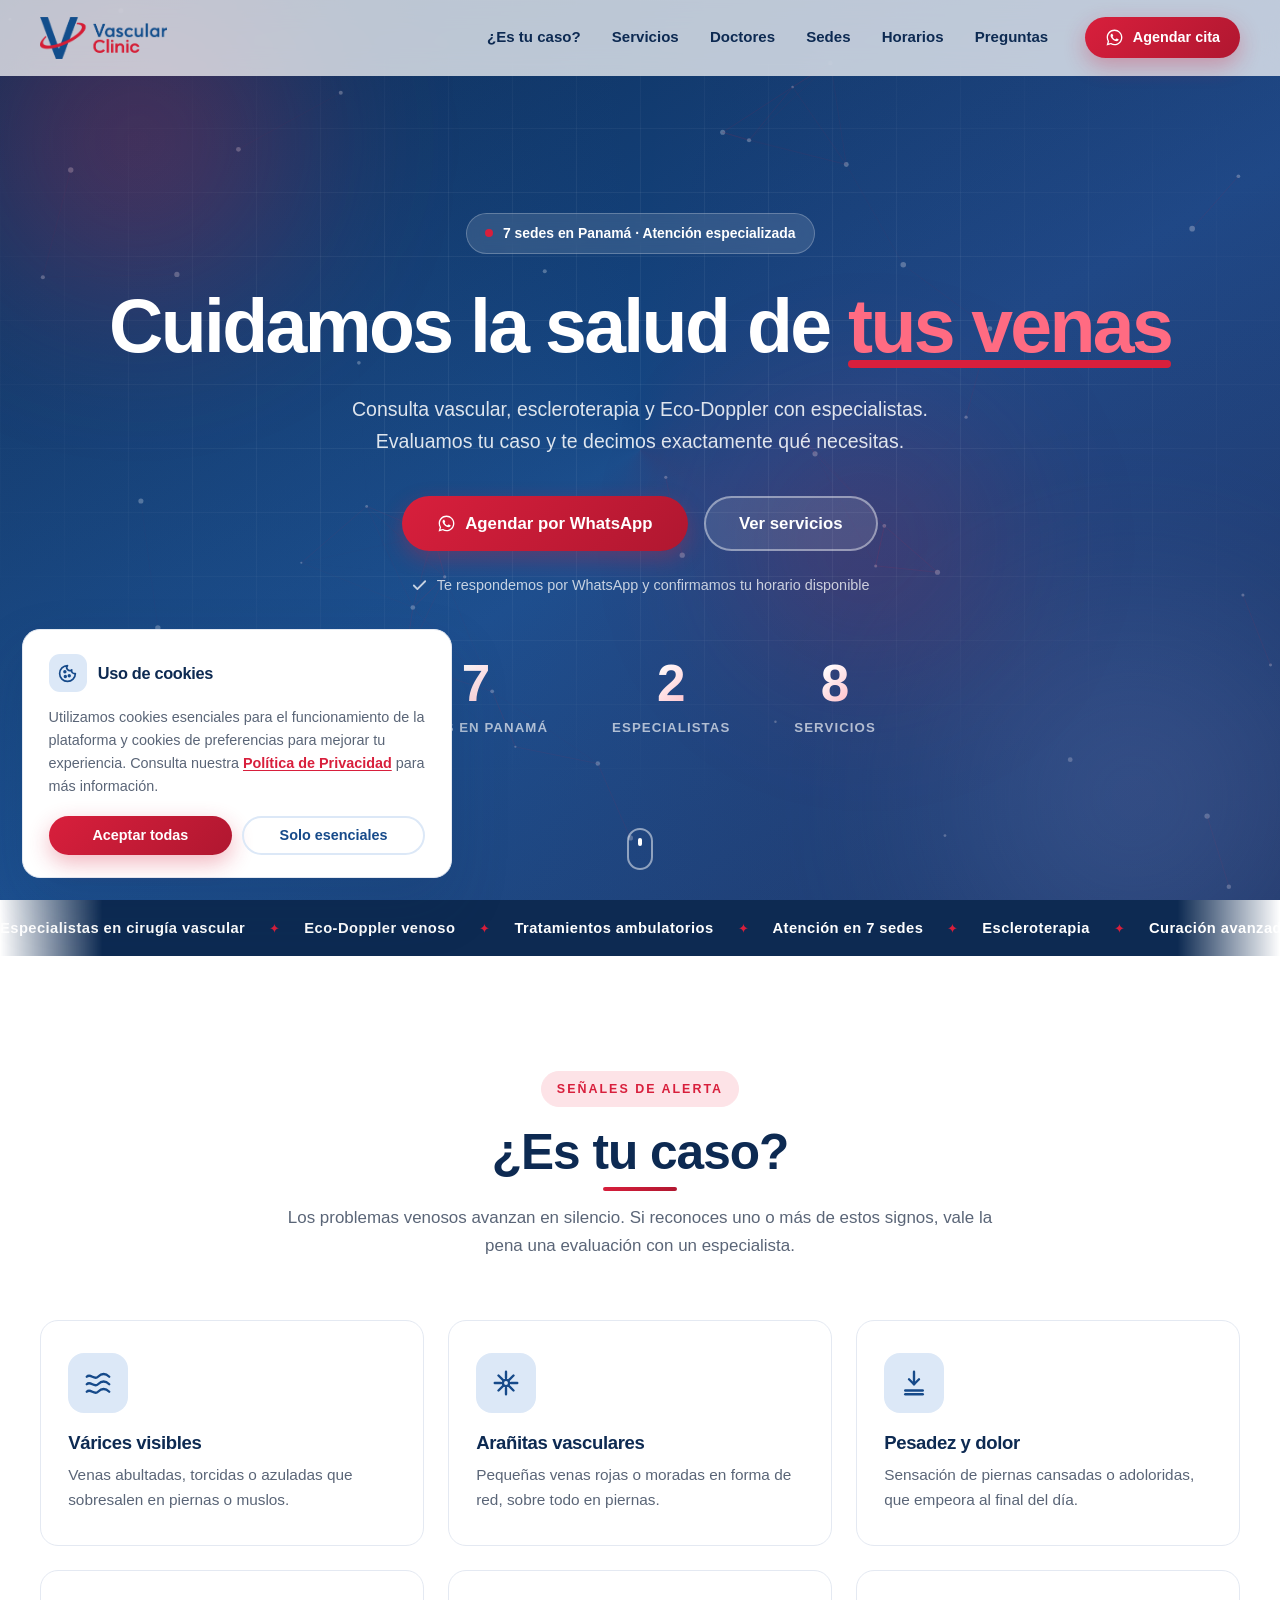
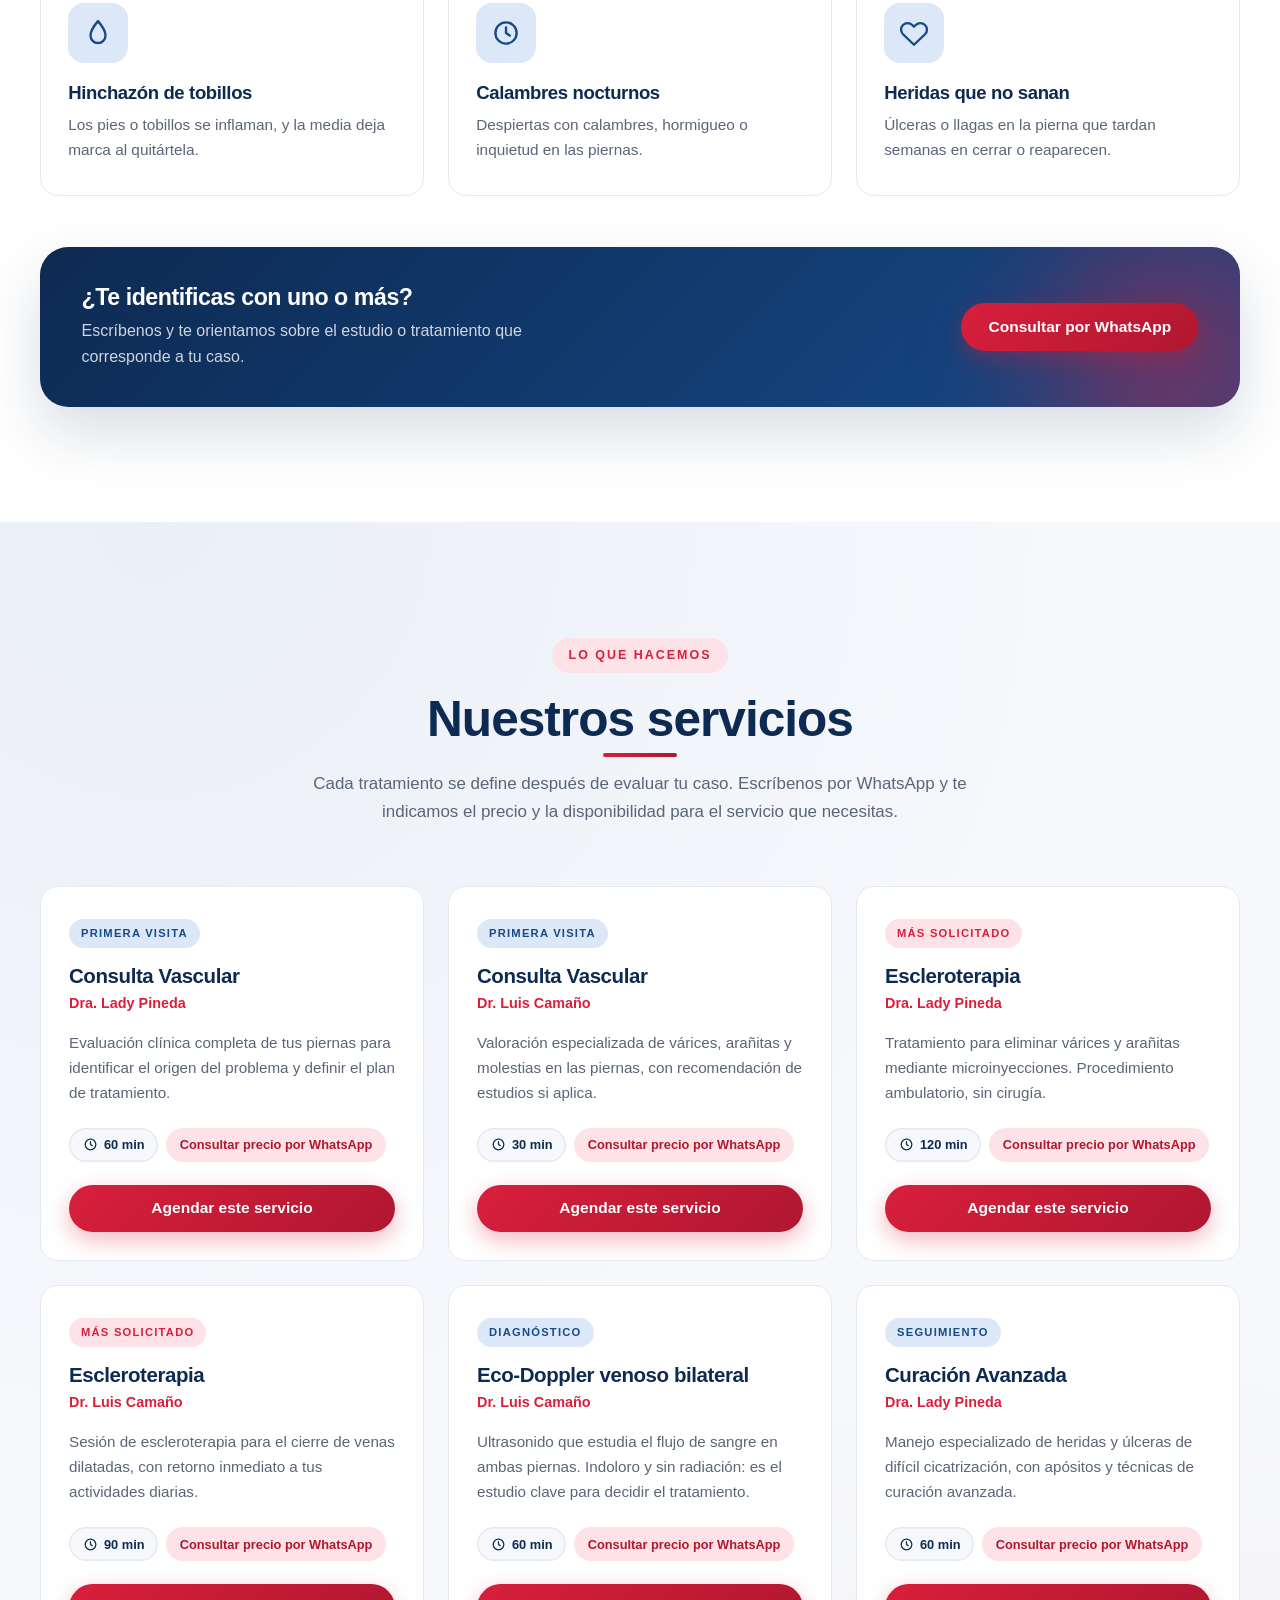
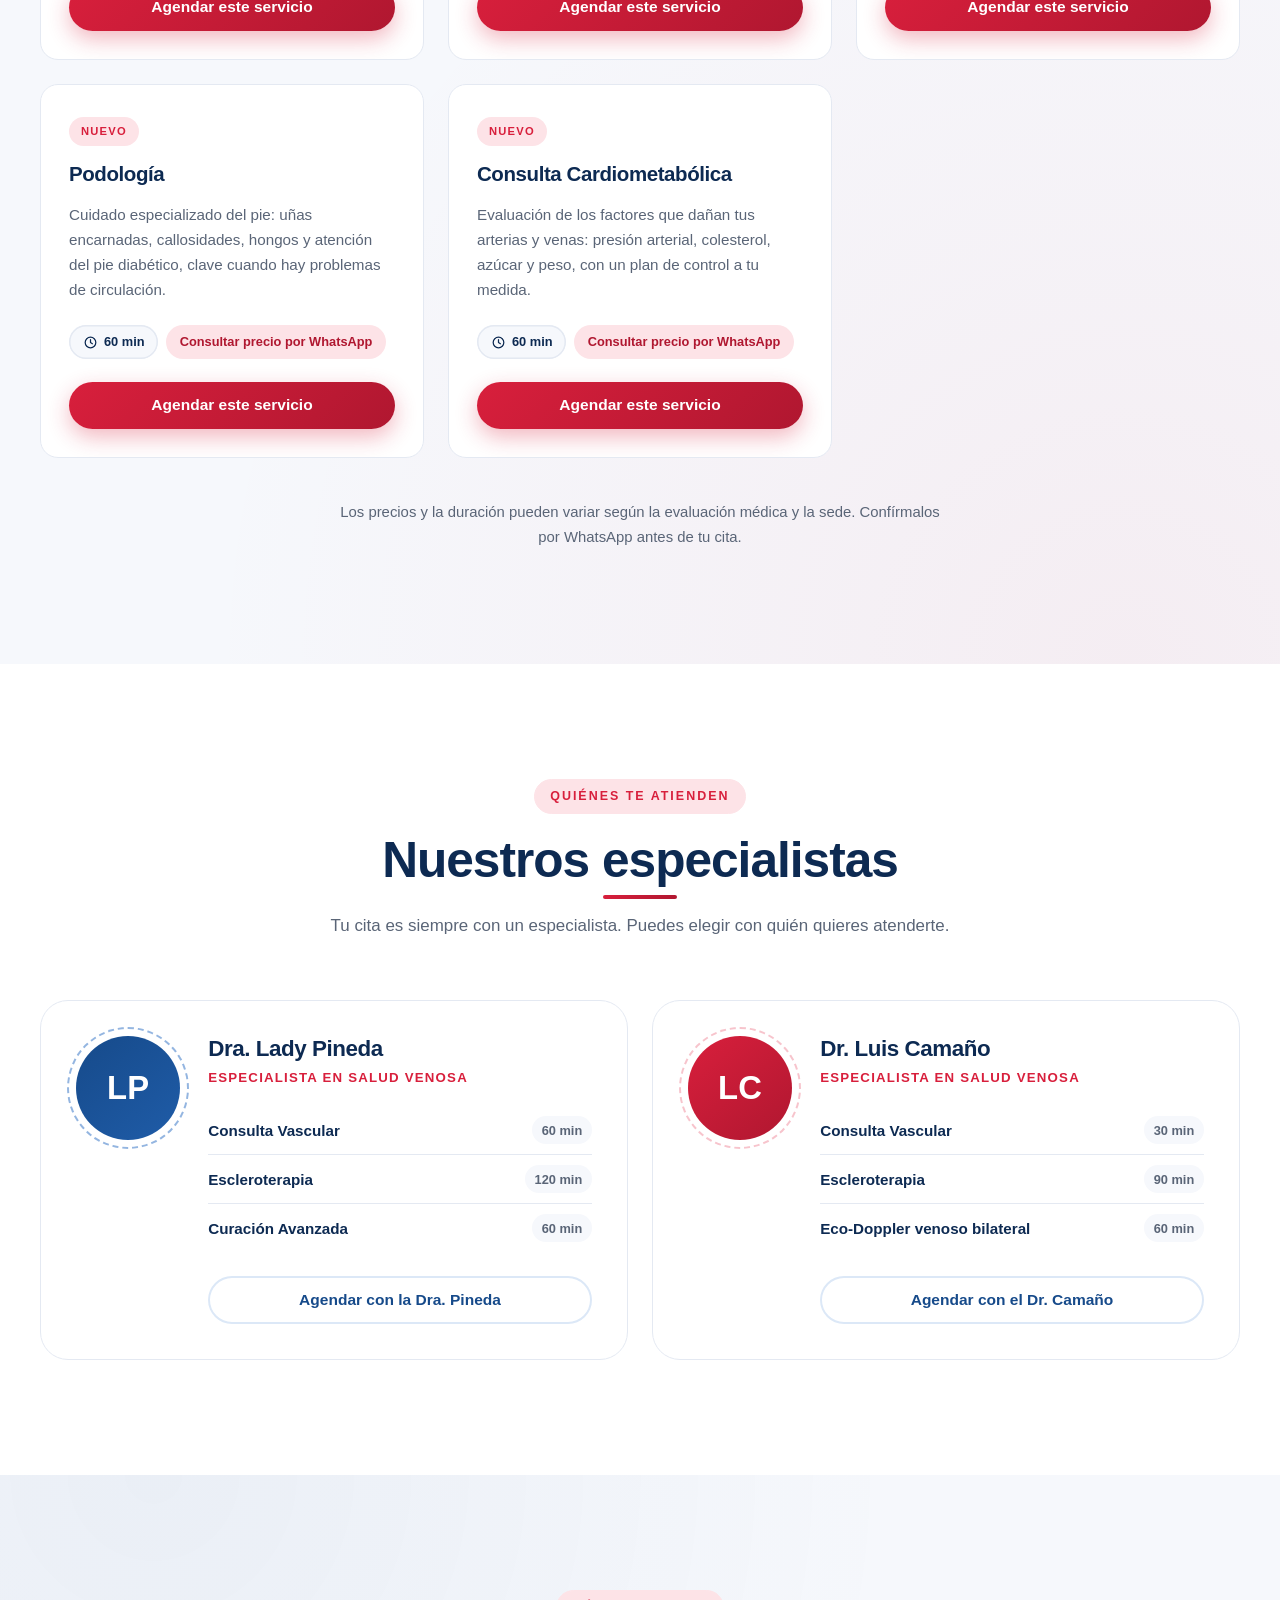
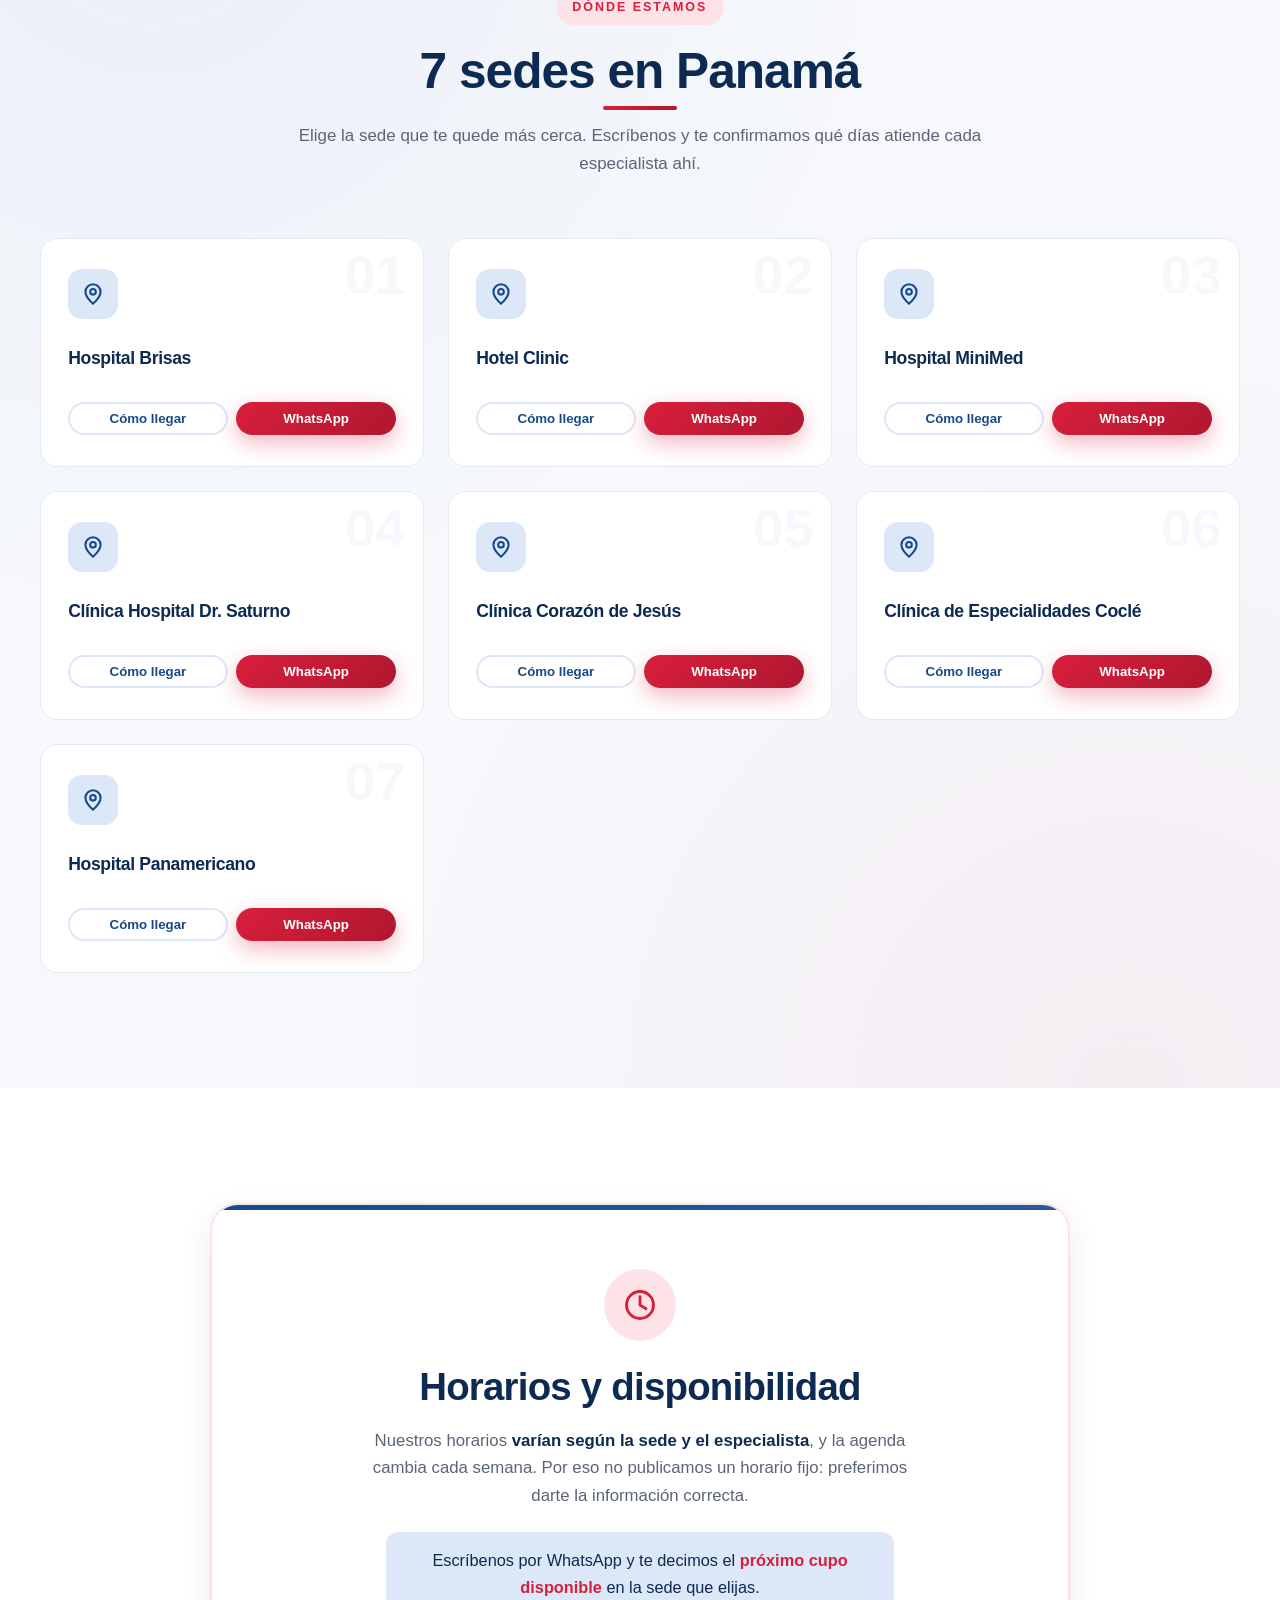
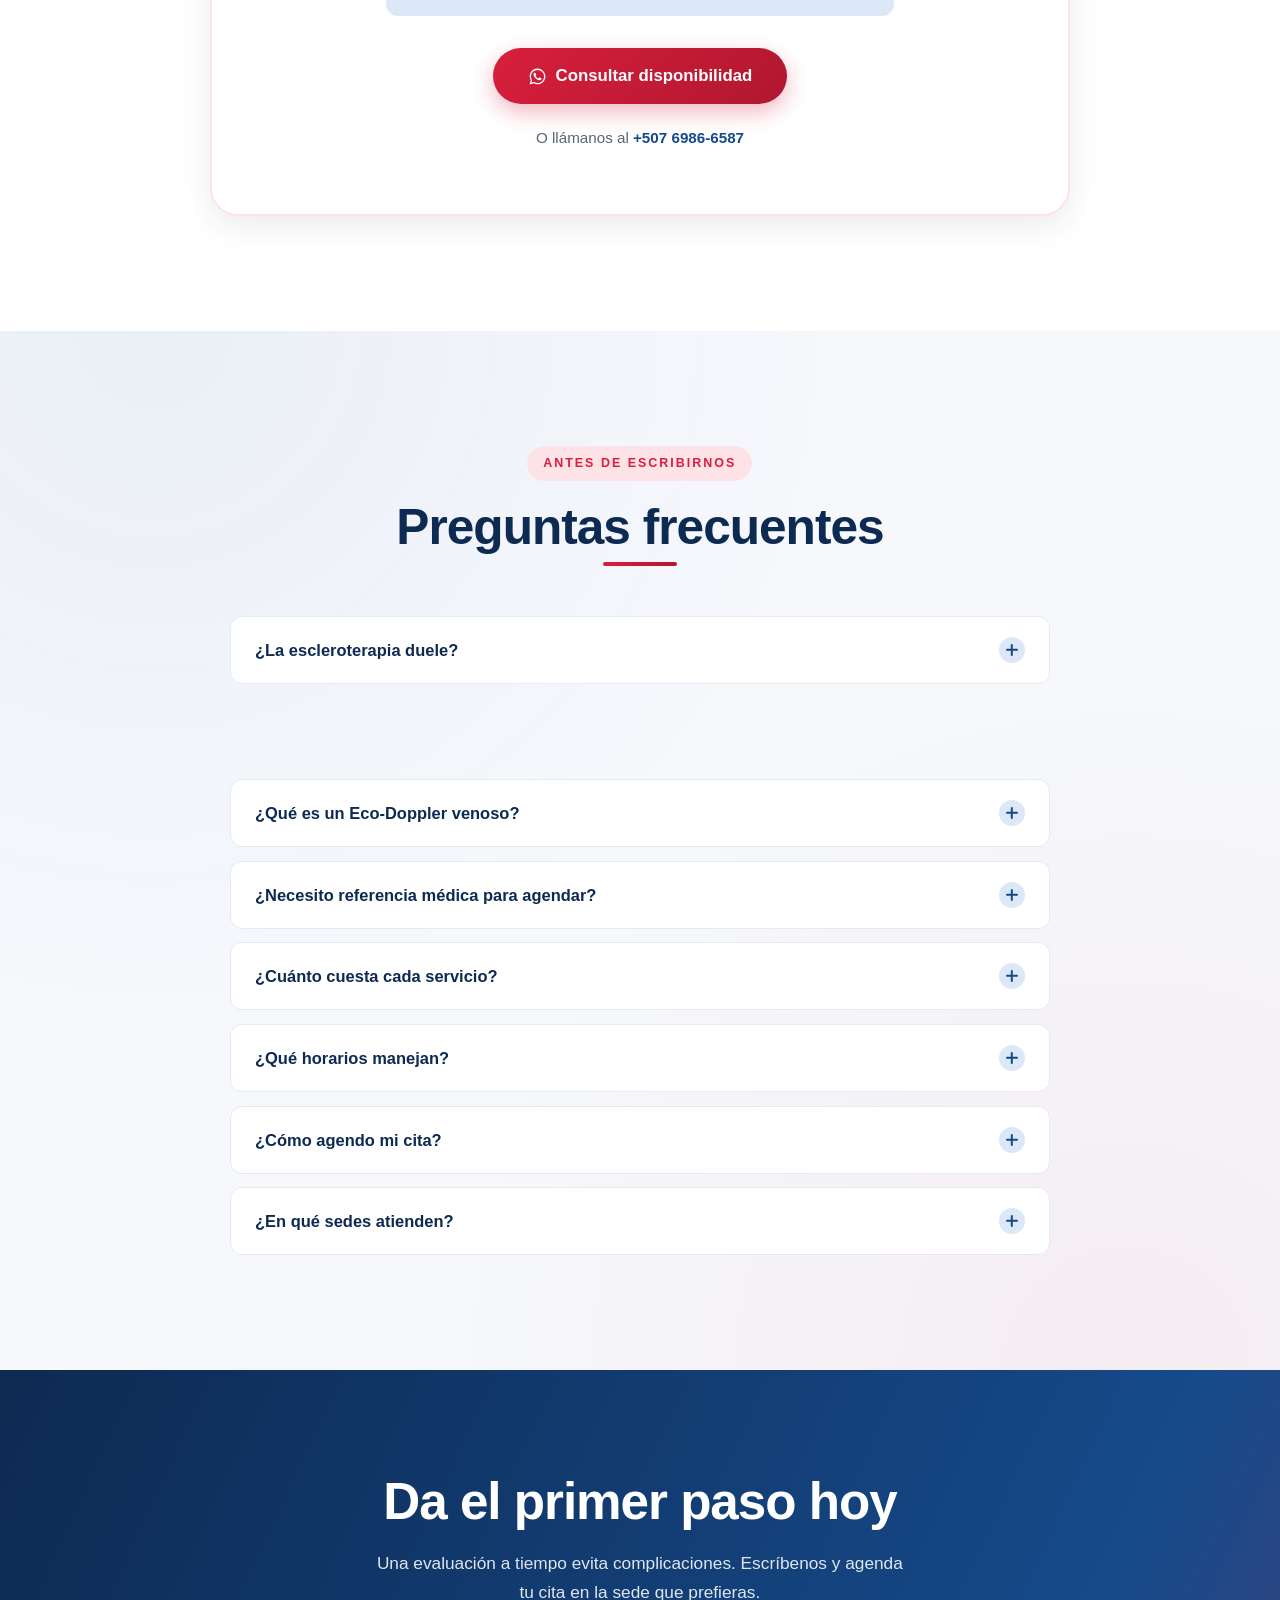
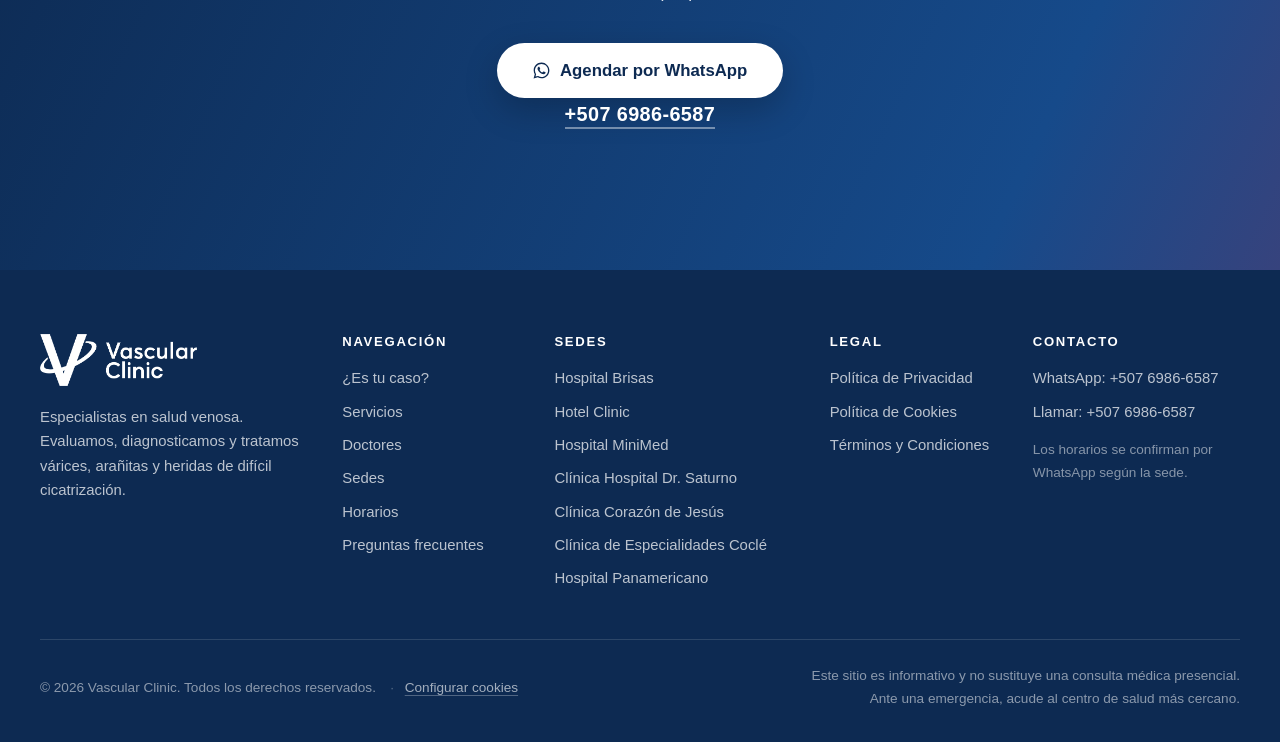
<file: index.html>
<!DOCTYPE html>
<html lang="es-PA">
<head>
<meta charset="UTF-8">
<meta name="viewport" content="width=device-width, initial-scale=1">
<title>Vascular Clinic Panamá | Especialistas en Várices y Salud Venosa</title>
<meta name="description" content="Especialistas en salud venosa en Panamá. Consulta vascular, escleroterapia, Eco-Doppler, curación avanzada, podología y consulta cardiometabólica en 7 sedes. Agenda por WhatsApp al +507 6986-6587.">
<meta name="theme-color" content="#164A8A">
<meta name="robots" content="index, follow">
<link rel="canonical" href="https://www.vascularclinicpa.com/">

<!-- Open Graph / redes sociales.
     og:image y twitter:image DEBEN ser URL absolutas: Facebook y
     WhatsApp no resuelven rutas relativas al generar la vista previa. -->
<meta property="og:type" content="website">
<meta property="og:locale" content="es_PA">
<meta property="og:site_name" content="Vascular Clinic">
<meta property="og:url" content="https://www.vascularclinicpa.com/">
<meta property="og:title" content="Vascular Clinic Panamá | Especialistas en Várices y Salud Venosa">
<meta property="og:description" content="Consulta vascular, escleroterapia y Eco-Doppler en 7 sedes de Panamá. Agenda por WhatsApp.">
<meta property="og:image" content="https://www.vascularclinicpa.com/assets/logo.png">
<meta name="twitter:card" content="summary_large_image">
<meta name="twitter:title" content="Vascular Clinic Panamá">
<meta name="twitter:description" content="Especialistas en salud venosa. 7 sedes en Panamá. Agenda por WhatsApp.">
<meta name="twitter:image" content="https://www.vascularclinicpa.com/assets/logo.png">

<link rel="icon" type="image/png" href="assets/logo.png">
<link rel="apple-touch-icon" href="assets/logo.png">
<link rel="preload" as="image" href="assets/logo.png">
<!-- El ?v=2 rescata a los navegadores que cachearon la versión anterior
     cuando el servidor enviaba "immutable". Ver nota en el README. -->
<link rel="stylesheet" href="css/styles.css?v=2">
<link rel="stylesheet" href="css/animations.css?v=2">

<!-- Marca el documento como "con JavaScript" ANTES de pintar, para que las
     animaciones puedan ocultar elementos sin parpadeo. Si el JS está desactivado
     esta clase nunca se añade y la página se ve completa y estática. -->
<script>document.documentElement.classList.add('js-enabled');</script>
</head>

<body>

<!-- ══════════════════════════════════════════════════════════
     PRELOADER — la "V" del logo se dibuja sola
     ══════════════════════════════════════════════════════════ -->
<div class="preloader" id="preloader" aria-hidden="true">
  <div class="preloader__mark">
    <svg viewBox="0 0 120 120" width="110" height="110" aria-hidden="true">
      <path class="preloader__v" d="M28 24 L60 96 L92 24" fill="none" stroke="#164A8A"
            stroke-width="13" stroke-linecap="round" stroke-linejoin="round"/>
      <ellipse class="preloader__swoosh" cx="60" cy="66" rx="42" ry="17"
               fill="none" stroke="#D81F3C" stroke-width="9" stroke-linecap="round"
               transform="rotate(-20 60 66)"/>
    </svg>
  </div>
  <p class="preloader__text">Vascular Clinic</p>
</div>


<!-- ══════════════════════════════════════════════════════════
     HEADER
     ══════════════════════════════════════════════════════════ -->
<div class="progress-bar" id="progressBar" aria-hidden="true"></div>

<header class="header" id="header">
  <div class="container header__inner">

    <a href="#inicio" class="brand" aria-label="Vascular Clinic - Inicio">
      <img src="assets/logo.png" alt="Vascular Clinic" class="brand__logo" width="145" height="48">
    </a>

    <nav class="nav" id="nav" aria-label="Navegación principal">
      <a href="#sintomas" class="nav__link">¿Es tu caso?</a>
      <a href="#servicios" class="nav__link">Servicios</a>
      <a href="#doctores" class="nav__link">Doctores</a>
      <a href="#sedes" class="nav__link">Sedes</a>
      <a href="#horarios" class="nav__link">Horarios</a>
      <a href="#faq" class="nav__link">Preguntas</a>
    </nav>

    <a class="btn btn--primary btn--sm header__cta js-wa"
       href="https://wa.me/50769866587?text=Hola%20Vascular%20Clinic%2C%20quiero%20agendar%20una%20cita."
       data-wa="Hola Vascular Clinic, quiero agendar una cita."
       target="_blank" rel="noopener">
      <svg class="ico-wa" viewBox="0 0 24 24" aria-hidden="true"><path d="M12.04 2C6.58 2 2.13 6.45 2.13 11.91c0 1.75.46 3.45 1.32 4.95L2 22l5.25-1.38a9.9 9.9 0 0 0 4.79 1.22h.01c5.46 0 9.91-4.45 9.91-9.91 0-2.65-1.03-5.14-2.9-7.01A9.82 9.82 0 0 0 12.04 2Zm0 18.15c-1.48 0-2.93-.4-4.2-1.15l-.3-.18-3.12.82.83-3.04-.2-.31a8.2 8.2 0 0 1-1.26-4.38c0-4.54 3.7-8.23 8.25-8.23 2.2 0 4.27.86 5.83 2.41a8.19 8.19 0 0 1 2.41 5.83c0 4.54-3.7 8.23-8.24 8.23Zm4.52-6.16c-.25-.12-1.47-.72-1.69-.81-.23-.08-.39-.12-.56.13-.16.24-.64.8-.79.97-.14.16-.29.18-.54.06-.25-.12-1.05-.39-1.99-1.23-.74-.66-1.23-1.47-1.38-1.72-.14-.25-.01-.38.11-.5.11-.11.25-.29.37-.43.13-.15.17-.25.25-.41.08-.17.04-.31-.02-.43-.06-.12-.56-1.34-.76-1.84-.2-.48-.4-.42-.56-.43h-.47c-.17 0-.43.06-.66.31-.22.25-.86.85-.86 2.07 0 1.22.89 2.4 1.01 2.56.12.17 1.75 2.67 4.23 3.74.59.26 1.05.41 1.41.52.59.19 1.13.16 1.56.1.48-.07 1.47-.6 1.68-1.18.21-.58.21-1.08.14-1.18-.06-.11-.22-.17-.47-.29Z"/></svg>
      <span>Agendar cita</span>
    </a>

    <button class="burger" id="burger" aria-label="Abrir menú" aria-expanded="false" aria-controls="mobileMenu">
      <span></span><span></span><span></span>
    </button>

  </div>
</header>

<!-- Menú móvil -->
<div class="mobile-menu" id="mobileMenu" aria-hidden="true">
  <nav class="mobile-menu__nav" aria-label="Navegación móvil">
    <a href="#sintomas" class="mobile-menu__link">¿Es tu caso?</a>
    <a href="#servicios" class="mobile-menu__link">Servicios</a>
    <a href="#doctores" class="mobile-menu__link">Doctores</a>
    <a href="#sedes" class="mobile-menu__link">Sedes</a>
    <a href="#horarios" class="mobile-menu__link">Horarios</a>
    <a href="#faq" class="mobile-menu__link">Preguntas frecuentes</a>
    <a class="btn btn--primary mobile-menu__cta js-wa"
       href="https://wa.me/50769866587?text=Hola%20Vascular%20Clinic%2C%20quiero%20agendar%20una%20cita."
       data-wa="Hola Vascular Clinic, quiero agendar una cita."
       target="_blank" rel="noopener">Agendar por WhatsApp</a>
  </nav>
</div>


<main>

<!-- ══════════════════════════════════════════════════════════
     HERO
     ══════════════════════════════════════════════════════════ -->
<section class="hero" id="inicio">

  <canvas class="hero__canvas" id="veinCanvas" aria-hidden="true"></canvas>

  <div class="hero__bg" aria-hidden="true">
    <span class="blob blob--1" data-parallax="0.05"></span>
    <span class="blob blob--2" data-parallax="0.09"></span>
    <span class="blob blob--3" data-parallax="0.07"></span>
    <span class="hero__mesh"></span>
    <span class="hero__grid"></span>
  </div>

  <!-- Línea de pulso / ECG que se dibuja sola -->
  <svg class="hero__pulse" viewBox="0 0 1200 120" preserveAspectRatio="none" aria-hidden="true">
    <path class="pulse-path" d="M0 60 H320 l22 -42 l26 84 l24 -60 l20 30 h60 l18 -50 l24 70 l22 -38 h664"
          fill="none" stroke="#D81F3C" stroke-width="3" stroke-linecap="round" stroke-linejoin="round"/>
  </svg>

  <div class="container hero__inner">

    <span class="pill" data-anim="fade-up">
      <span class="pill__dot"></span>
      7 sedes en Panamá · Atención especializada
    </span>

    <h1 class="hero__title" data-split data-anim="fade-up">
      Cuidamos la salud de <em>tus venas</em>
    </h1>

    <p class="hero__sub" data-anim="fade-up">
      Consulta vascular, escleroterapia y Eco-Doppler con especialistas.
      Evaluamos tu caso y te decimos exactamente qué necesitas.
    </p>

    <div class="hero__actions" data-anim="fade-up">
      <a class="btn btn--primary btn--lg js-wa js-magnetic"
         href="https://wa.me/50769866587?text=Hola%20Vascular%20Clinic%2C%20quiero%20agendar%20una%20cita."
         data-wa="Hola Vascular Clinic, quiero agendar una cita."
         target="_blank" rel="noopener">
        <svg class="ico-wa" viewBox="0 0 24 24" aria-hidden="true"><path d="M12.04 2C6.58 2 2.13 6.45 2.13 11.91c0 1.75.46 3.45 1.32 4.95L2 22l5.25-1.38a9.9 9.9 0 0 0 4.79 1.22h.01c5.46 0 9.91-4.45 9.91-9.91 0-2.65-1.03-5.14-2.9-7.01A9.82 9.82 0 0 0 12.04 2Zm0 18.15c-1.48 0-2.93-.4-4.2-1.15l-.3-.18-3.12.82.83-3.04-.2-.31a8.2 8.2 0 0 1-1.26-4.38c0-4.54 3.7-8.23 8.25-8.23 2.2 0 4.27.86 5.83 2.41a8.19 8.19 0 0 1 2.41 5.83c0 4.54-3.7 8.23-8.24 8.23Zm4.52-6.16c-.25-.12-1.47-.72-1.69-.81-.23-.08-.39-.12-.56.13-.16.24-.64.8-.79.97-.14.16-.29.18-.54.06-.25-.12-1.05-.39-1.99-1.23-.74-.66-1.23-1.47-1.38-1.72-.14-.25-.01-.38.11-.5.11-.11.25-.29.37-.43.13-.15.17-.25.25-.41.08-.17.04-.31-.02-.43-.06-.12-.56-1.34-.76-1.84-.2-.48-.4-.42-.56-.43h-.47c-.17 0-.43.06-.66.31-.22.25-.86.85-.86 2.07 0 1.22.89 2.4 1.01 2.56.12.17 1.75 2.67 4.23 3.74.59.26 1.05.41 1.41.52.59.19 1.13.16 1.56.1.48-.07 1.47-.6 1.68-1.18.21-.58.21-1.08.14-1.18-.06-.11-.22-.17-.47-.29Z"/></svg>
        <span>Agendar por WhatsApp</span>
      </a>
      <a class="btn btn--ghost btn--lg" href="#servicios">Ver servicios</a>
    </div>

    <p class="hero__micro" data-anim="fade-up">
      <svg viewBox="0 0 24 24" class="ico-check" aria-hidden="true"><path d="M20 6 9 17l-5-5"/></svg>
      Te respondemos por WhatsApp y confirmamos tu horario disponible
    </p>

    <div class="stats" data-anim="fade-up">
      <div class="stat">
        <span class="stat__num" data-count="7">0</span>
        <span class="stat__label">Sedes en Panamá</span>
      </div>
      <div class="stat">
        <span class="stat__num" data-count="2">0</span>
        <span class="stat__label">Especialistas</span>
      </div>
      <div class="stat">
        <span class="stat__num" data-count="8">0</span>
        <span class="stat__label">Servicios</span>
      </div>
    </div>

  </div>

  <a href="#sintomas" class="scroll-hint" aria-label="Bajar a la siguiente sección">
    <span class="scroll-hint__mouse"><span></span></span>
  </a>
</section>


<!-- ══════════════════════════════════════════════════════════
     BARRA DE CONFIANZA (marquee)
     ══════════════════════════════════════════════════════════ -->
<div class="marquee" aria-label="Nuestras características">
  <div class="marquee__track">
    <div class="marquee__group">
      <span class="marquee__item">Especialistas en cirugía vascular</span><span class="marquee__sep">✦</span>
      <span class="marquee__item">Eco-Doppler venoso</span><span class="marquee__sep">✦</span>
      <span class="marquee__item">Tratamientos ambulatorios</span><span class="marquee__sep">✦</span>
      <span class="marquee__item">Atención en 7 sedes</span><span class="marquee__sep">✦</span>
      <span class="marquee__item">Escleroterapia</span><span class="marquee__sep">✦</span>
      <span class="marquee__item">Curación avanzada de heridas</span><span class="marquee__sep">✦</span>
      <span class="marquee__item">Podología</span><span class="marquee__sep">✦</span>
      <span class="marquee__item">Consulta cardiometabólica</span><span class="marquee__sep">✦</span>
    </div>
    <div class="marquee__group" aria-hidden="true">
      <span class="marquee__item">Especialistas en cirugía vascular</span><span class="marquee__sep">✦</span>
      <span class="marquee__item">Eco-Doppler venoso</span><span class="marquee__sep">✦</span>
      <span class="marquee__item">Tratamientos ambulatorios</span><span class="marquee__sep">✦</span>
      <span class="marquee__item">Atención en 7 sedes</span><span class="marquee__sep">✦</span>
      <span class="marquee__item">Escleroterapia</span><span class="marquee__sep">✦</span>
      <span class="marquee__item">Curación avanzada de heridas</span><span class="marquee__sep">✦</span>
      <span class="marquee__item">Podología</span><span class="marquee__sep">✦</span>
      <span class="marquee__item">Consulta cardiometabólica</span><span class="marquee__sep">✦</span>
    </div>
  </div>
</div>


<!-- ══════════════════════════════════════════════════════════
     SÍNTOMAS — ¿Es tu caso?
     ══════════════════════════════════════════════════════════ -->
<section class="section" id="sintomas">
  <div class="container">

    <header class="sec-head">
      <span class="sec-head__eyebrow" data-anim="fade-up">Señales de alerta</span>
      <h2 class="sec-head__title" data-anim="fade-up">¿Es tu caso?</h2>
      <p class="sec-head__sub" data-anim="fade-up">
        Los problemas venosos avanzan en silencio. Si reconoces uno o más de estos signos,
        vale la pena una evaluación con un especialista.
      </p>
    </header>

    <div class="grid grid--3" data-stagger>

      <article class="symptom" data-anim="fade-up">
        <span class="symptom__icon symptom__icon--wave">
          <svg viewBox="0 0 24 24" aria-hidden="true"><path d="M3 7c3-3 6 3 9 0s6-3 9 0"/><path d="M3 13c3-3 6 3 9 0s6-3 9 0"/><path d="M3 19c3-3 6 3 9 0s6-3 9 0"/></svg>
        </span>
        <h3>Várices visibles</h3>
        <p>Venas abultadas, torcidas o azuladas que sobresalen en piernas o muslos.</p>
      </article>

      <article class="symptom" data-anim="fade-up">
        <span class="symptom__icon symptom__icon--spin">
          <svg viewBox="0 0 24 24" aria-hidden="true"><circle cx="12" cy="12" r="2.5"/><path d="M12 3v5M12 16v5M3 12h5M16 12h5M6 6l3.5 3.5M14.5 14.5 18 18M18 6l-3.5 3.5M9.5 14.5 6 18"/></svg>
        </span>
        <h3>Arañitas vasculares</h3>
        <p>Pequeñas venas rojas o moradas en forma de red, sobre todo en piernas.</p>
      </article>

      <article class="symptom" data-anim="fade-up">
        <span class="symptom__icon symptom__icon--press">
          <svg viewBox="0 0 24 24" aria-hidden="true"><path d="M12 3v10"/><path d="m8 9 4 4 4-4"/><path d="M5 18h14"/><path d="M5 21h14"/></svg>
        </span>
        <h3>Pesadez y dolor</h3>
        <p>Sensación de piernas cansadas o adoloridas, que empeora al final del día.</p>
      </article>

      <article class="symptom" data-anim="fade-up">
        <span class="symptom__icon symptom__icon--swell">
          <svg viewBox="0 0 24 24" aria-hidden="true"><path d="M12 2.5S6 9.5 6 14a6 6 0 0 0 12 0c0-4.5-6-11.5-6-11.5Z"/></svg>
        </span>
        <h3>Hinchazón de tobillos</h3>
        <p>Los pies o tobillos se inflaman, y la media deja marca al quitártela.</p>
      </article>

      <article class="symptom" data-anim="fade-up">
        <span class="symptom__icon symptom__icon--tick">
          <svg viewBox="0 0 24 24" aria-hidden="true"><circle cx="12" cy="12" r="8.5"/><path d="M12 7.5V12l3 2"/></svg>
        </span>
        <h3>Calambres nocturnos</h3>
        <p>Despiertas con calambres, hormigueo o inquietud en las piernas.</p>
      </article>

      <article class="symptom" data-anim="fade-up">
        <span class="symptom__icon symptom__icon--beat">
          <svg viewBox="0 0 24 24" aria-hidden="true"><path d="M20.8 5.6a5.2 5.2 0 0 0-7.4 0L12 7l-1.4-1.4a5.2 5.2 0 1 0-7.4 7.4L12 21.4l8.8-8.4a5.2 5.2 0 0 0 0-7.4Z"/></svg>
        </span>
        <h3>Heridas que no sanan</h3>
        <p>Úlceras o llagas en la pierna que tardan semanas en cerrar o reaparecen.</p>
      </article>

    </div>

    <div class="cta-inline" data-anim="scale-in">
      <div>
        <h3>¿Te identificas con uno o más?</h3>
        <p>Escríbenos y te orientamos sobre el estudio o tratamiento que corresponde a tu caso.</p>
      </div>
      <a class="btn btn--primary js-wa js-magnetic"
         href="https://wa.me/50769866587?text=Hola%20Vascular%20Clinic%2C%20quiero%20agendar%20una%20cita."
         data-wa="Hola, tengo algunos síntomas en las piernas y quiero una orientación. ¿Podemos agendar una cita?"
         target="_blank" rel="noopener">Consultar por WhatsApp</a>
    </div>

  </div>
</section>


<!-- ══════════════════════════════════════════════════════════
     SERVICIOS
     ══════════════════════════════════════════════════════════ -->
<section class="section section--alt" id="servicios">
  <div class="container">

    <header class="sec-head">
      <span class="sec-head__eyebrow" data-anim="fade-up">Lo que hacemos</span>
      <h2 class="sec-head__title" data-anim="fade-up">Nuestros servicios</h2>
      <p class="sec-head__sub" data-anim="fade-up">
        Cada tratamiento se define después de evaluar tu caso. Escríbenos por WhatsApp
        y te indicamos el precio y la disponibilidad para el servicio que necesitas.
      </p>
    </header>

    <div class="grid grid--3" data-stagger>

      <!-- 1 -->
      <article class="service js-tilt" data-anim="fade-up">
        <span class="service__glow" aria-hidden="true"></span>
        <span class="service__badge">Primera visita</span>
        <h3 class="service__name">Consulta Vascular</h3>
        <p class="service__doc">Dra. Lady Pineda</p>
        <p class="service__desc">Evaluación clínica completa de tus piernas para identificar el origen del problema y definir el plan de tratamiento.</p>
        <div class="service__meta">
          <span class="chip chip--time">
            <svg viewBox="0 0 24 24" aria-hidden="true"><circle cx="12" cy="12" r="8.5"/><path d="M12 7.5V12l3 2"/></svg>
            60 min
          </span>
          <span class="chip chip--price">Consultar precio por WhatsApp</span>
        </div>
        <a class="btn btn--primary btn--block js-wa"
           href="https://wa.me/50769866587?text=Hola%20Vascular%20Clinic%2C%20quiero%20agendar%20una%20cita."
           data-wa="Hola, quiero agendar: Consulta Vascular (Dra. Lady Pineda). ¿Qué disponibilidad tienen?"
           target="_blank" rel="noopener">Agendar este servicio</a>
      </article>

      <!-- 2 -->
      <article class="service js-tilt" data-anim="fade-up">
        <span class="service__glow" aria-hidden="true"></span>
        <span class="service__badge">Primera visita</span>
        <h3 class="service__name">Consulta Vascular</h3>
        <p class="service__doc">Dr. Luis Camaño</p>
        <p class="service__desc">Valoración especializada de várices, arañitas y molestias en las piernas, con recomendación de estudios si aplica.</p>
        <div class="service__meta">
          <span class="chip chip--time">
            <svg viewBox="0 0 24 24" aria-hidden="true"><circle cx="12" cy="12" r="8.5"/><path d="M12 7.5V12l3 2"/></svg>
            30 min
          </span>
          <span class="chip chip--price">Consultar precio por WhatsApp</span>
        </div>
        <a class="btn btn--primary btn--block js-wa"
           href="https://wa.me/50769866587?text=Hola%20Vascular%20Clinic%2C%20quiero%20agendar%20una%20cita."
           data-wa="Hola, quiero agendar: Consulta Vascular (Dr. Luis Camaño). ¿Qué disponibilidad tienen?"
           target="_blank" rel="noopener">Agendar este servicio</a>
      </article>

      <!-- 3 -->
      <article class="service js-tilt" data-anim="fade-up">
        <span class="service__glow" aria-hidden="true"></span>
        <span class="service__badge service__badge--hot">Más solicitado</span>
        <h3 class="service__name">Escleroterapia</h3>
        <p class="service__doc">Dra. Lady Pineda</p>
        <p class="service__desc">Tratamiento para eliminar várices y arañitas mediante microinyecciones. Procedimiento ambulatorio, sin cirugía.</p>
        <div class="service__meta">
          <span class="chip chip--time">
            <svg viewBox="0 0 24 24" aria-hidden="true"><circle cx="12" cy="12" r="8.5"/><path d="M12 7.5V12l3 2"/></svg>
            120 min
          </span>
          <span class="chip chip--price">Consultar precio por WhatsApp</span>
        </div>
        <a class="btn btn--primary btn--block js-wa"
           href="https://wa.me/50769866587?text=Hola%20Vascular%20Clinic%2C%20quiero%20agendar%20una%20cita."
           data-wa="Hola, quiero agendar: Escleroterapia (Dra. Lady Pineda). ¿Qué disponibilidad tienen?"
           target="_blank" rel="noopener">Agendar este servicio</a>
      </article>

      <!-- 4 -->
      <article class="service js-tilt" data-anim="fade-up">
        <span class="service__glow" aria-hidden="true"></span>
        <span class="service__badge service__badge--hot">Más solicitado</span>
        <h3 class="service__name">Escleroterapia</h3>
        <p class="service__doc">Dr. Luis Camaño</p>
        <p class="service__desc">Sesión de escleroterapia para el cierre de venas dilatadas, con retorno inmediato a tus actividades diarias.</p>
        <div class="service__meta">
          <span class="chip chip--time">
            <svg viewBox="0 0 24 24" aria-hidden="true"><circle cx="12" cy="12" r="8.5"/><path d="M12 7.5V12l3 2"/></svg>
            90 min
          </span>
          <span class="chip chip--price">Consultar precio por WhatsApp</span>
        </div>
        <a class="btn btn--primary btn--block js-wa"
           href="https://wa.me/50769866587?text=Hola%20Vascular%20Clinic%2C%20quiero%20agendar%20una%20cita."
           data-wa="Hola, quiero agendar: Escleroterapia (Dr. Luis Camaño). ¿Qué disponibilidad tienen?"
           target="_blank" rel="noopener">Agendar este servicio</a>
      </article>

      <!-- 5 -->
      <article class="service js-tilt" data-anim="fade-up">
        <span class="service__glow" aria-hidden="true"></span>
        <span class="service__badge">Diagnóstico</span>
        <h3 class="service__name">Eco-Doppler venoso bilateral</h3>
        <p class="service__doc">Dr. Luis Camaño</p>
        <p class="service__desc">Ultrasonido que estudia el flujo de sangre en ambas piernas. Indoloro y sin radiación: es el estudio clave para decidir el tratamiento.</p>
        <div class="service__meta">
          <span class="chip chip--time">
            <svg viewBox="0 0 24 24" aria-hidden="true"><circle cx="12" cy="12" r="8.5"/><path d="M12 7.5V12l3 2"/></svg>
            60 min
          </span>
          <span class="chip chip--price">Consultar precio por WhatsApp</span>
        </div>
        <a class="btn btn--primary btn--block js-wa"
           href="https://wa.me/50769866587?text=Hola%20Vascular%20Clinic%2C%20quiero%20agendar%20una%20cita."
           data-wa="Hola, quiero agendar: Eco-Doppler venoso bilateral (Dr. Luis Camaño). ¿Qué disponibilidad tienen?"
           target="_blank" rel="noopener">Agendar este servicio</a>
      </article>

      <!-- 6 -->
      <article class="service js-tilt" data-anim="fade-up">
        <span class="service__glow" aria-hidden="true"></span>
        <span class="service__badge">Seguimiento</span>
        <h3 class="service__name">Curación Avanzada</h3>
        <p class="service__doc">Dra. Lady Pineda</p>
        <p class="service__desc">Manejo especializado de heridas y úlceras de difícil cicatrización, con apósitos y técnicas de curación avanzada.</p>
        <div class="service__meta">
          <span class="chip chip--time">
            <svg viewBox="0 0 24 24" aria-hidden="true"><circle cx="12" cy="12" r="8.5"/><path d="M12 7.5V12l3 2"/></svg>
            60 min
          </span>
          <span class="chip chip--price">Consultar precio por WhatsApp</span>
        </div>
        <a class="btn btn--primary btn--block js-wa"
           href="https://wa.me/50769866587?text=Hola%20Vascular%20Clinic%2C%20quiero%20agendar%20una%20cita."
           data-wa="Hola, quiero agendar: Curación Avanzada (Dra. Lady Pineda). ¿Qué disponibilidad tienen?"
           target="_blank" rel="noopener">Agendar este servicio</a>
      </article>

      <!-- 7 — Sin doctor asignado todavía. Para agregarlo, inserta
           <p class="service__doc">Nombre del especialista</p>
           justo debajo del <h3> y añádelo también al data-wa. -->
      <article class="service js-tilt" data-anim="fade-up">
        <span class="service__glow" aria-hidden="true"></span>
        <span class="service__badge service__badge--hot">Nuevo</span>
        <h3 class="service__name">Podología</h3>
        <p class="service__desc">Cuidado especializado del pie: uñas encarnadas, callosidades, hongos y atención del pie diabético, clave cuando hay problemas de circulación.</p>
        <div class="service__meta">
          <span class="chip chip--time">
            <svg viewBox="0 0 24 24" aria-hidden="true"><circle cx="12" cy="12" r="8.5"/><path d="M12 7.5V12l3 2"/></svg>
            60 min
          </span>
          <span class="chip chip--price">Consultar precio por WhatsApp</span>
        </div>
        <a class="btn btn--primary btn--block js-wa"
           href="https://wa.me/50769866587?text=Hola%20Vascular%20Clinic%2C%20quiero%20agendar%20una%20cita."
           data-wa="Hola, quiero agendar: Podología. ¿Qué disponibilidad tienen?"
           target="_blank" rel="noopener">Agendar este servicio</a>
      </article>

      <!-- 8 — Sin doctor asignado todavía. -->
      <article class="service js-tilt" data-anim="fade-up">
        <span class="service__glow" aria-hidden="true"></span>
        <span class="service__badge service__badge--hot">Nuevo</span>
        <h3 class="service__name">Consulta Cardiometabólica</h3>
        <p class="service__desc">Evaluación de los factores que dañan tus arterias y venas: presión arterial, colesterol, azúcar y peso, con un plan de control a tu medida.</p>
        <div class="service__meta">
          <span class="chip chip--time">
            <svg viewBox="0 0 24 24" aria-hidden="true"><circle cx="12" cy="12" r="8.5"/><path d="M12 7.5V12l3 2"/></svg>
            60 min
          </span>
          <span class="chip chip--price">Consultar precio por WhatsApp</span>
        </div>
        <a class="btn btn--primary btn--block js-wa"
           href="https://wa.me/50769866587?text=Hola%20Vascular%20Clinic%2C%20quiero%20agendar%20una%20cita."
           data-wa="Hola, quiero agendar: Consulta Cardiometabólica. ¿Qué disponibilidad tienen?"
           target="_blank" rel="noopener">Agendar este servicio</a>
      </article>

    </div>

    <p class="note" data-anim="fade-in">
      Los precios y la duración pueden variar según la evaluación médica y la sede.
      Confírmalos por WhatsApp antes de tu cita.
    </p>

  </div>
</section>


<!-- ══════════════════════════════════════════════════════════
     DOCTORES
     ══════════════════════════════════════════════════════════ -->
<section class="section" id="doctores">
  <div class="container">

    <header class="sec-head">
      <span class="sec-head__eyebrow" data-anim="fade-up">Quiénes te atienden</span>
      <h2 class="sec-head__title" data-anim="fade-up">Nuestros especialistas</h2>
      <p class="sec-head__sub" data-anim="fade-up">
        Tu cita es siempre con un especialista. Puedes elegir con quién quieres atenderte.
      </p>
    </header>

    <div class="grid grid--2" data-stagger>

      <article class="doctor" data-anim="slide-right">
        <!-- Para usar una foto real: reemplaza el <span class="doctor__avatar"> por
             <img src="assets/dra-pineda.jpg" alt="Dra. Lady Pineda" class="doctor__photo"> -->
        <span class="doctor__avatar" aria-hidden="true">
          <span class="doctor__initials">LP</span>
          <span class="doctor__ring"></span>
        </span>
        <div class="doctor__body">
          <h3 class="doctor__name">Dra. Lady Pineda</h3>
          <p class="doctor__role">Especialista en salud venosa</p>
          <ul class="doctor__list">
            <li>Consulta Vascular <span>60 min</span></li>
            <li>Escleroterapia <span>120 min</span></li>
            <li>Curación Avanzada <span>60 min</span></li>
          </ul>
          <a class="btn btn--outline btn--block js-wa"
             href="https://wa.me/50769866587?text=Hola%20Vascular%20Clinic%2C%20quiero%20agendar%20una%20cita."
             data-wa="Hola, quiero agendar una cita con la Dra. Lady Pineda."
             target="_blank" rel="noopener">Agendar con la Dra. Pineda</a>
        </div>
      </article>

      <article class="doctor" data-anim="slide-left">
        <!-- Para usar una foto real: reemplaza el <span class="doctor__avatar"> por
             <img src="assets/dr-camano.jpg" alt="Dr. Luis Camaño" class="doctor__photo"> -->
        <span class="doctor__avatar doctor__avatar--red" aria-hidden="true">
          <span class="doctor__initials">LC</span>
          <span class="doctor__ring"></span>
        </span>
        <div class="doctor__body">
          <h3 class="doctor__name">Dr. Luis Camaño</h3>
          <p class="doctor__role">Especialista en salud venosa</p>
          <ul class="doctor__list">
            <li>Consulta Vascular <span>30 min</span></li>
            <li>Escleroterapia <span>90 min</span></li>
            <li>Eco-Doppler venoso bilateral <span>60 min</span></li>
          </ul>
          <a class="btn btn--outline btn--block js-wa"
             href="https://wa.me/50769866587?text=Hola%20Vascular%20Clinic%2C%20quiero%20agendar%20una%20cita."
             data-wa="Hola, quiero agendar una cita con el Dr. Luis Camaño."
             target="_blank" rel="noopener">Agendar con el Dr. Camaño</a>
        </div>
      </article>

    </div>
  </div>
</section>


<!-- ══════════════════════════════════════════════════════════
     SEDES
     ══════════════════════════════════════════════════════════ -->
<section class="section section--alt" id="sedes">
  <div class="container">

    <header class="sec-head">
      <span class="sec-head__eyebrow" data-anim="fade-up">Dónde estamos</span>
      <h2 class="sec-head__title" data-anim="fade-up">7 sedes en Panamá</h2>
      <p class="sec-head__sub" data-anim="fade-up">
        Elige la sede que te quede más cerca. Escríbenos y te confirmamos qué días
        atiende cada especialista ahí.
      </p>
    </header>

    <div class="grid grid--3" data-stagger>

      <article class="venue" data-anim="fade-up">
        <span class="venue__num">01</span>
        <span class="venue__pin" aria-hidden="true">
          <svg viewBox="0 0 24 24"><path d="M12 21s7-6.2 7-11a7 7 0 1 0-14 0c0 4.8 7 11 7 11Z"/><circle cx="12" cy="10" r="2.6"/></svg>
        </span>
        <h3 class="venue__name">Hospital Brisas</h3>
        <div class="venue__actions">
          <a class="btn btn--outline btn--xs" href="https://share.google/n2gzNk0hN7pymtbd1" target="_blank" rel="noopener">Cómo llegar</a>
          <a class="btn btn--primary btn--xs js-wa"
             href="https://wa.me/50769866587?text=Hola%20Vascular%20Clinic%2C%20quiero%20agendar%20una%20cita."
             data-wa="Hola, quiero agendar una cita en Hospital Brisas. ¿Qué horarios tienen disponibles?"
             target="_blank" rel="noopener">WhatsApp</a>
        </div>
      </article>

      <article class="venue" data-anim="fade-up">
        <span class="venue__num">02</span>
        <span class="venue__pin" aria-hidden="true">
          <svg viewBox="0 0 24 24"><path d="M12 21s7-6.2 7-11a7 7 0 1 0-14 0c0 4.8 7 11 7 11Z"/><circle cx="12" cy="10" r="2.6"/></svg>
        </span>
        <h3 class="venue__name">Hotel Clinic</h3>
        <div class="venue__actions">
          <a class="btn btn--outline btn--xs" href="https://share.google/8wgYEoyvmerbMD5dD" target="_blank" rel="noopener">Cómo llegar</a>
          <a class="btn btn--primary btn--xs js-wa"
             href="https://wa.me/50769866587?text=Hola%20Vascular%20Clinic%2C%20quiero%20agendar%20una%20cita."
             data-wa="Hola, quiero agendar una cita en Hotel Clinic. ¿Qué horarios tienen disponibles?"
             target="_blank" rel="noopener">WhatsApp</a>
        </div>
      </article>

      <article class="venue" data-anim="fade-up">
        <span class="venue__num">03</span>
        <span class="venue__pin" aria-hidden="true">
          <svg viewBox="0 0 24 24"><path d="M12 21s7-6.2 7-11a7 7 0 1 0-14 0c0 4.8 7 11 7 11Z"/><circle cx="12" cy="10" r="2.6"/></svg>
        </span>
        <h3 class="venue__name">Hospital MiniMed</h3>
        <div class="venue__actions">
          <a class="btn btn--outline btn--xs" href="https://share.google/wGbLOmcKt3lIQfrVT" target="_blank" rel="noopener">Cómo llegar</a>
          <a class="btn btn--primary btn--xs js-wa"
             href="https://wa.me/50769866587?text=Hola%20Vascular%20Clinic%2C%20quiero%20agendar%20una%20cita."
             data-wa="Hola, quiero agendar una cita en Hospital MiniMed. ¿Qué horarios tienen disponibles?"
             target="_blank" rel="noopener">WhatsApp</a>
        </div>
      </article>

      <article class="venue" data-anim="fade-up">
        <span class="venue__num">04</span>
        <span class="venue__pin" aria-hidden="true">
          <svg viewBox="0 0 24 24"><path d="M12 21s7-6.2 7-11a7 7 0 1 0-14 0c0 4.8 7 11 7 11Z"/><circle cx="12" cy="10" r="2.6"/></svg>
        </span>
        <h3 class="venue__name">Clínica Hospital Dr. Saturno</h3>
        <div class="venue__actions">
          <a class="btn btn--outline btn--xs" href="https://share.google/XyKdYkk3T5AhhKMq1" target="_blank" rel="noopener">Cómo llegar</a>
          <a class="btn btn--primary btn--xs js-wa"
             href="https://wa.me/50769866587?text=Hola%20Vascular%20Clinic%2C%20quiero%20agendar%20una%20cita."
             data-wa="Hola, quiero agendar una cita en Clínica Hospital Dr. Saturno. ¿Qué horarios tienen disponibles?"
             target="_blank" rel="noopener">WhatsApp</a>
        </div>
      </article>

      <article class="venue" data-anim="fade-up">
        <span class="venue__num">05</span>
        <span class="venue__pin" aria-hidden="true">
          <svg viewBox="0 0 24 24"><path d="M12 21s7-6.2 7-11a7 7 0 1 0-14 0c0 4.8 7 11 7 11Z"/><circle cx="12" cy="10" r="2.6"/></svg>
        </span>
        <h3 class="venue__name">Clínica Corazón de Jesús</h3>
        <div class="venue__actions">
          <a class="btn btn--outline btn--xs" href="https://share.google/9F8PowMsAj1nrHqzg" target="_blank" rel="noopener">Cómo llegar</a>
          <a class="btn btn--primary btn--xs js-wa"
             href="https://wa.me/50769866587?text=Hola%20Vascular%20Clinic%2C%20quiero%20agendar%20una%20cita."
             data-wa="Hola, quiero agendar una cita en Clínica Corazón de Jesús. ¿Qué horarios tienen disponibles?"
             target="_blank" rel="noopener">WhatsApp</a>
        </div>
      </article>

      <article class="venue" data-anim="fade-up">
        <span class="venue__num">06</span>
        <span class="venue__pin" aria-hidden="true">
          <svg viewBox="0 0 24 24"><path d="M12 21s7-6.2 7-11a7 7 0 1 0-14 0c0 4.8 7 11 7 11Z"/><circle cx="12" cy="10" r="2.6"/></svg>
        </span>
        <h3 class="venue__name">Clínica de Especialidades Coclé</h3>
        <div class="venue__actions">
          <a class="btn btn--outline btn--xs" href="https://share.google/eLJ7XJrBUPtryweuC" target="_blank" rel="noopener">Cómo llegar</a>
          <a class="btn btn--primary btn--xs js-wa"
             href="https://wa.me/50769866587?text=Hola%20Vascular%20Clinic%2C%20quiero%20agendar%20una%20cita."
             data-wa="Hola, quiero agendar una cita en Clínica de Especialidades Coclé. ¿Qué horarios tienen disponibles?"
             target="_blank" rel="noopener">WhatsApp</a>
        </div>
      </article>

      <article class="venue" data-anim="fade-up">
        <span class="venue__num">07</span>
        <span class="venue__pin" aria-hidden="true">
          <svg viewBox="0 0 24 24"><path d="M12 21s7-6.2 7-11a7 7 0 1 0-14 0c0 4.8 7 11 7 11Z"/><circle cx="12" cy="10" r="2.6"/></svg>
        </span>
        <h3 class="venue__name">Hospital Panamericano</h3>
        <div class="venue__actions">
          <a class="btn btn--outline btn--xs" href="https://share.google/JS6Mn1ri2UEOBTmsL" target="_blank" rel="noopener">Cómo llegar</a>
          <a class="btn btn--primary btn--xs js-wa"
             href="https://wa.me/50769866587?text=Hola%20Vascular%20Clinic%2C%20quiero%20agendar%20una%20cita."
             data-wa="Hola, quiero agendar una cita en Hospital Panamericano. ¿Qué horarios tienen disponibles?"
             target="_blank" rel="noopener">WhatsApp</a>
        </div>
      </article>

    </div>
  </div>
</section>


<!-- ══════════════════════════════════════════════════════════
     HORARIOS
     ══════════════════════════════════════════════════════════ -->
<section class="section" id="horarios">
  <div class="container">
    <div class="schedule" data-anim="scale-in">

      <span class="schedule__icon" aria-hidden="true">
        <svg viewBox="0 0 24 24"><circle cx="12" cy="12" r="9"/><path d="M12 6.5V12l4 2.5"/></svg>
      </span>

      <h2 class="schedule__title">Horarios y disponibilidad</h2>

      <p class="schedule__text">
        Nuestros horarios <strong>varían según la sede y el especialista</strong>, y la agenda
        cambia cada semana. Por eso no publicamos un horario fijo: preferimos darte la
        información correcta.
      </p>

      <p class="schedule__highlight">
        Escríbenos por WhatsApp y te decimos el <strong>próximo cupo disponible</strong>
        en la sede que elijas.
      </p>

      <a class="btn btn--primary btn--lg js-wa js-magnetic"
         href="https://wa.me/50769866587?text=Hola%20Vascular%20Clinic%2C%20quiero%20agendar%20una%20cita."
         data-wa="Hola, quiero confirmar disponibilidad de horarios para una cita."
         target="_blank" rel="noopener">
        <svg class="ico-wa" viewBox="0 0 24 24" aria-hidden="true"><path d="M12.04 2C6.58 2 2.13 6.45 2.13 11.91c0 1.75.46 3.45 1.32 4.95L2 22l5.25-1.38a9.9 9.9 0 0 0 4.79 1.22h.01c5.46 0 9.91-4.45 9.91-9.91 0-2.65-1.03-5.14-2.9-7.01A9.82 9.82 0 0 0 12.04 2Zm0 18.15c-1.48 0-2.93-.4-4.2-1.15l-.3-.18-3.12.82.83-3.04-.2-.31a8.2 8.2 0 0 1-1.26-4.38c0-4.54 3.7-8.23 8.25-8.23 2.2 0 4.27.86 5.83 2.41a8.19 8.19 0 0 1 2.41 5.83c0 4.54-3.7 8.23-8.24 8.23Zm4.52-6.16c-.25-.12-1.47-.72-1.69-.81-.23-.08-.39-.12-.56.13-.16.24-.64.8-.79.97-.14.16-.29.18-.54.06-.25-.12-1.05-.39-1.99-1.23-.74-.66-1.23-1.47-1.38-1.72-.14-.25-.01-.38.11-.5.11-.11.25-.29.37-.43.13-.15.17-.25.25-.41.08-.17.04-.31-.02-.43-.06-.12-.56-1.34-.76-1.84-.2-.48-.4-.42-.56-.43h-.47c-.17 0-.43.06-.66.31-.22.25-.86.85-.86 2.07 0 1.22.89 2.4 1.01 2.56.12.17 1.75 2.67 4.23 3.74.59.26 1.05.41 1.41.52.59.19 1.13.16 1.56.1.48-.07 1.47-.6 1.68-1.18.21-.58.21-1.08.14-1.18-.06-.11-.22-.17-.47-.29Z"/></svg>
        <span>Consultar disponibilidad</span>
      </a>

      <p class="schedule__phone">
        O llámanos al <a href="tel:+50769866587">+507 6986-6587</a>
      </p>

    </div>
  </div>
</section>


<!-- ══════════════════════════════════════════════════════════
     FAQ
     ══════════════════════════════════════════════════════════ -->
<section class="section section--alt" id="faq">
  <div class="container container--narrow">

    <header class="sec-head">
      <span class="sec-head__eyebrow" data-anim="fade-up">Antes de escribirnos</span>
      <h2 class="sec-head__title" data-anim="fade-up">Preguntas frecuentes</h2>
    </header>

    <div class="faq" data-stagger>

      <div class="faq__item" data-anim="fade-up">
        <button class="faq__q" aria-expanded="false">
          <span>¿La escleroterapia duele?</span>
          <span class="faq__icon" aria-hidden="true"></span>
        </button>
        <div class="faq__a"><div class="faq__a-inner">
          <p>Se usan agujas muy finas, por lo que la mayoría de pacientes describe solo un ligero
          ardor o pinchazo momentáneo. Es un procedimiento ambulatorio: puedes irte caminando
          y retomar tu rutina el mismo día.</p>
        </div></div>
      </div>

      <div class="faq__item" data-anim="fade-up">
        <button class="faq__q" aria-expanded="false">
          <span>¿Cuántas sesiones voy a necesitar?</span>
          <span class="faq__icon" aria-hidden="true"></span>
        </button>
        <div class="faq__a"><div class="faq__a-inner">
          <p>Depende de la cantidad y el calibre de las venas a tratar. Solo el especialista
          puede decírtelo después de evaluarte en la consulta vascular; en muchos casos se
          requiere más de una sesión, espaciadas entre sí.</p>
        </div></div>
      </div>

      <div class="faq__item" data-anim="fade-up">
        <button class="faq__q" aria-expanded="false">
          <span>¿Qué es un Eco-Doppler venoso?</span>
          <span class="faq__icon" aria-hidden="true"></span>
        </button>
        <div class="faq__a"><div class="faq__a-inner">
          <p>Es un ultrasonido que muestra cómo circula la sangre por tus venas. No duele, no
          usa radiación y no requiere preparación especial. Es el estudio que permite saber
          con certeza qué tratamiento necesitas.</p>
        </div></div>
      </div>

      <div class="faq__item" data-anim="fade-up">
        <button class="faq__q" aria-expanded="false">
          <span>¿Necesito referencia médica para agendar?</span>
          <span class="faq__icon" aria-hidden="true"></span>
        </button>
        <div class="faq__a"><div class="faq__a-inner">
          <p>No es necesaria para la consulta vascular. Si tu seguro la exige, escríbenos por
          WhatsApp y te orientamos sobre lo que debes llevar.</p>
        </div></div>
      </div>

      <div class="faq__item" data-anim="fade-up">
        <button class="faq__q" aria-expanded="false">
          <span>¿Cuánto cuesta cada servicio?</span>
          <span class="faq__icon" aria-hidden="true"></span>
        </button>
        <div class="faq__a"><div class="faq__a-inner">
          <p>El costo varía según el servicio, el especialista y lo que determine la evaluación
          médica. Escríbenos por WhatsApp indicando qué servicio te interesa y te damos el
          precio actualizado al momento.</p>
        </div></div>
      </div>

      <div class="faq__item" data-anim="fade-up">
        <button class="faq__q" aria-expanded="false">
          <span>¿Qué horarios manejan?</span>
          <span class="faq__icon" aria-hidden="true"></span>
        </button>
        <div class="faq__a"><div class="faq__a-inner">
          <p>Los horarios cambian según la sede y la agenda de cada especialista, por eso no
          publicamos un horario fijo. Escríbenos por WhatsApp y te confirmamos la
          disponibilidad real del momento.</p>
        </div></div>
      </div>

      <div class="faq__item" data-anim="fade-up">
        <button class="faq__q" aria-expanded="false">
          <span>¿Cómo agendo mi cita?</span>
          <span class="faq__icon" aria-hidden="true"></span>
        </button>
        <div class="faq__a"><div class="faq__a-inner">
          <p>Escríbenos al WhatsApp <strong>+507 6986-6587</strong> indicando el servicio que
          necesitas y la sede que prefieres. Te confirmamos disponibilidad y reservamos tu
          espacio.</p>
        </div></div>
      </div>

      <div class="faq__item" data-anim="fade-up">
        <button class="faq__q" aria-expanded="false">
          <span>¿En qué sedes atienden?</span>
          <span class="faq__icon" aria-hidden="true"></span>
        </button>
        <div class="faq__a"><div class="faq__a-inner">
          <p>Atendemos en 7 sedes: Hospital Brisas, Hotel Clinic, Hospital MiniMed, Clínica
          Hospital Dr. Saturno, Clínica Corazón de Jesús, Clínica de Especialidades Coclé y
          Hospital Panamericano. <a href="#sedes">Ver ubicaciones</a>.</p>
        </div></div>
      </div>

    </div>
  </div>
</section>


<!-- ══════════════════════════════════════════════════════════
     CTA FINAL
     ══════════════════════════════════════════════════════════ -->
<section class="final-cta">
  <div class="final-cta__bg" aria-hidden="true"></div>
  <div class="container final-cta__inner">
    <h2 data-anim="fade-up">Da el primer paso hoy</h2>
    <p data-anim="fade-up">
      Una evaluación a tiempo evita complicaciones. Escríbenos y agenda tu cita
      en la sede que prefieras.
    </p>
    <a class="btn btn--white btn--lg js-wa js-magnetic" data-anim="scale-in"
       href="https://wa.me/50769866587?text=Hola%20Vascular%20Clinic%2C%20quiero%20agendar%20una%20cita."
       data-wa="Hola Vascular Clinic, quiero agendar una cita."
       target="_blank" rel="noopener">
      <svg class="ico-wa" viewBox="0 0 24 24" aria-hidden="true"><path d="M12.04 2C6.58 2 2.13 6.45 2.13 11.91c0 1.75.46 3.45 1.32 4.95L2 22l5.25-1.38a9.9 9.9 0 0 0 4.79 1.22h.01c5.46 0 9.91-4.45 9.91-9.91 0-2.65-1.03-5.14-2.9-7.01A9.82 9.82 0 0 0 12.04 2Zm0 18.15c-1.48 0-2.93-.4-4.2-1.15l-.3-.18-3.12.82.83-3.04-.2-.31a8.2 8.2 0 0 1-1.26-4.38c0-4.54 3.7-8.23 8.25-8.23 2.2 0 4.27.86 5.83 2.41a8.19 8.19 0 0 1 2.41 5.83c0 4.54-3.7 8.23-8.24 8.23Zm4.52-6.16c-.25-.12-1.47-.72-1.69-.81-.23-.08-.39-.12-.56.13-.16.24-.64.8-.79.97-.14.16-.29.18-.54.06-.25-.12-1.05-.39-1.99-1.23-.74-.66-1.23-1.47-1.38-1.72-.14-.25-.01-.38.11-.5.11-.11.25-.29.37-.43.13-.15.17-.25.25-.41.08-.17.04-.31-.02-.43-.06-.12-.56-1.34-.76-1.84-.2-.48-.4-.42-.56-.43h-.47c-.17 0-.43.06-.66.31-.22.25-.86.85-.86 2.07 0 1.22.89 2.4 1.01 2.56.12.17 1.75 2.67 4.23 3.74.59.26 1.05.41 1.41.52.59.19 1.13.16 1.56.1.48-.07 1.47-.6 1.68-1.18.21-.58.21-1.08.14-1.18-.06-.11-.22-.17-.47-.29Z"/></svg>
      <span>Agendar por WhatsApp</span>
    </a>
    <p class="final-cta__phone" data-anim="fade-in">
      <a href="tel:+50769866587">+507 6986-6587</a>
    </p>
  </div>
</section>

</main>


<!-- ══════════════════════════════════════════════════════════
     FOOTER
     ══════════════════════════════════════════════════════════ -->
<footer class="footer">
  <div class="container footer__grid">

    <div class="footer__col footer__col--brand">
      <img src="assets/logo-blanco.png" alt="Vascular Clinic" class="footer__logo" width="169" height="56" loading="lazy">
      <p>Especialistas en salud venosa. Evaluamos, diagnosticamos y tratamos várices,
      arañitas y heridas de difícil cicatrización.</p>
    </div>

    <div class="footer__col">
      <h4>Navegación</h4>
      <a href="#sintomas">¿Es tu caso?</a>
      <a href="#servicios">Servicios</a>
      <a href="#doctores">Doctores</a>
      <a href="#sedes">Sedes</a>
      <a href="#horarios">Horarios</a>
      <a href="#faq">Preguntas frecuentes</a>
    </div>

    <div class="footer__col">
      <h4>Sedes</h4>
      <a href="https://share.google/n2gzNk0hN7pymtbd1" target="_blank" rel="noopener">Hospital Brisas</a>
      <a href="https://share.google/8wgYEoyvmerbMD5dD" target="_blank" rel="noopener">Hotel Clinic</a>
      <a href="https://share.google/wGbLOmcKt3lIQfrVT" target="_blank" rel="noopener">Hospital MiniMed</a>
      <a href="https://share.google/XyKdYkk3T5AhhKMq1" target="_blank" rel="noopener">Clínica Hospital Dr. Saturno</a>
      <a href="https://share.google/9F8PowMsAj1nrHqzg" target="_blank" rel="noopener">Clínica Corazón de Jesús</a>
      <a href="https://share.google/eLJ7XJrBUPtryweuC" target="_blank" rel="noopener">Clínica de Especialidades Coclé</a>
      <a href="https://share.google/JS6Mn1ri2UEOBTmsL" target="_blank" rel="noopener">Hospital Panamericano</a>
    </div>

    <div class="footer__col">
      <h4>Legal</h4>
      <a href="privacidad.html">Política de Privacidad</a>
      <a href="privacidad.html#cookies">Política de Cookies</a>
      <a href="terminos.html">Términos y Condiciones</a>
    </div>

    <div class="footer__col">
      <h4>Contacto</h4>
      <a class="js-wa"
         href="https://wa.me/50769866587?text=Hola%20Vascular%20Clinic%2C%20quiero%20agendar%20una%20cita."
         data-wa="Hola Vascular Clinic, quiero agendar una cita."
         target="_blank" rel="noopener">WhatsApp: +507 6986-6587</a>
      <a href="tel:+50769866587">Llamar: +507 6986-6587</a>
      <p class="footer__hint">Los horarios se confirman por WhatsApp según la sede.</p>
    </div>

  </div>

  <div class="container footer__bottom">
    <div class="footer__legal">
      <p>© <span id="year">2026</span> Vascular Clinic. Todos los derechos reservados.</p>
      <button type="button" data-abrir-cookies>Configurar cookies</button>
    </div>
    <p class="footer__disclaimer">
      Este sitio es informativo y no sustituye una consulta médica presencial.
      Ante una emergencia, acude al centro de salud más cercano.
    </p>
  </div>
</footer>


<!-- Botón flotante WhatsApp -->
<a class="wa-fab js-wa" id="waFab"
   href="https://wa.me/50769866587?text=Hola%20Vascular%20Clinic%2C%20quiero%20agendar%20una%20cita."
   data-wa="Hola Vascular Clinic, quiero agendar una cita."
   target="_blank" rel="noopener" aria-label="Agendar cita por WhatsApp">
  <span class="wa-fab__ring" aria-hidden="true"></span>
  <svg viewBox="0 0 24 24" aria-hidden="true"><path d="M12.04 2C6.58 2 2.13 6.45 2.13 11.91c0 1.75.46 3.45 1.32 4.95L2 22l5.25-1.38a9.9 9.9 0 0 0 4.79 1.22h.01c5.46 0 9.91-4.45 9.91-9.91 0-2.65-1.03-5.14-2.9-7.01A9.82 9.82 0 0 0 12.04 2Zm4.52 12.15c-.25-.12-1.47-.72-1.69-.81-.23-.08-.39-.12-.56.13-.16.24-.64.8-.79.97-.14.16-.29.18-.54.06-.25-.12-1.05-.39-1.99-1.23-.74-.66-1.23-1.47-1.38-1.72-.14-.25-.01-.38.11-.5.11-.11.25-.29.37-.43.13-.15.17-.25.25-.41.08-.17.04-.31-.02-.43-.06-.12-.56-1.34-.76-1.84-.2-.48-.4-.42-.56-.43h-.47c-.17 0-.43.06-.66.31-.22.25-.86.85-.86 2.07 0 1.22.89 2.4 1.01 2.56.12.17 1.75 2.67 4.23 3.74.59.26 1.05.41 1.41.52.59.19 1.13.16 1.56.1.48-.07 1.47-.6 1.68-1.18.21-.58.21-1.08.14-1.18-.06-.11-.22-.17-.47-.29Z"/></svg>
  <span class="wa-fab__tip" id="waTip">¿Agendamos tu cita?</span>
</a>


<!-- ══════════════════════════════════════════════════════════
     DATOS ESTRUCTURADOS (SEO)
     ══════════════════════════════════════════════════════════ -->
<script type="application/ld+json">
{
  "@context": "https://schema.org",
  "@type": "MedicalClinic",
  "name": "Vascular Clinic",
  "description": "Especialistas en salud venosa en Panamá: consulta vascular, escleroterapia, Eco-Doppler venoso bilateral, curación avanzada, podología y consulta cardiometabólica.",
  "medicalSpecialty": "Vascular",
  "telephone": "+507 6986-6587",
  "url": "https://www.vascularclinicpa.com/",
  "logo": "https://www.vascularclinicpa.com/assets/logo.png",
  "image": "https://www.vascularclinicpa.com/assets/logo.png",
  "areaServed": { "@type": "Country", "name": "Panamá" },
  "availableService": [
    { "@type": "MedicalProcedure", "name": "Consulta Vascular" },
    { "@type": "MedicalProcedure", "name": "Escleroterapia" },
    { "@type": "MedicalTest", "name": "Eco-Doppler venoso bilateral" },
    { "@type": "MedicalProcedure", "name": "Curación Avanzada" },
    { "@type": "MedicalProcedure", "name": "Podología" },
    { "@type": "MedicalProcedure", "name": "Consulta Cardiometabólica" }
  ],
  "employee": [
    { "@type": "Physician", "name": "Dra. Lady Pineda", "medicalSpecialty": "Vascular" },
    { "@type": "Physician", "name": "Dr. Luis Camaño", "medicalSpecialty": "Vascular" }
  ],
  "department": [
    { "@type": "MedicalClinic", "name": "Hospital Brisas", "telephone": "+507 6986-6587" },
    { "@type": "MedicalClinic", "name": "Hotel Clinic", "telephone": "+507 6986-6587" },
    { "@type": "MedicalClinic", "name": "Hospital MiniMed", "telephone": "+507 6986-6587" },
    { "@type": "MedicalClinic", "name": "Clínica Hospital Dr. Saturno", "telephone": "+507 6986-6587" },
    { "@type": "MedicalClinic", "name": "Clínica Corazón de Jesús", "telephone": "+507 6986-6587" },
    { "@type": "MedicalClinic", "name": "Clínica de Especialidades Coclé", "telephone": "+507 6986-6587" },
    { "@type": "MedicalClinic", "name": "Hospital Panamericano", "telephone": "+507 6986-6587" }
  ]
}
</script>

<script type="application/ld+json">
{
  "@context": "https://schema.org",
  "@type": "FAQPage",
  "mainEntity": [
    { "@type": "Question", "name": "¿La escleroterapia duele?",
      "acceptedAnswer": { "@type": "Answer", "text": "Se usan agujas muy finas, por lo que la mayoría de pacientes describe solo un ligero ardor o pinchazo momentáneo. Es ambulatorio y puedes retomar tu rutina el mismo día." } },
    { "@type": "Question", "name": "¿Cuántas sesiones voy a necesitar?",
      "acceptedAnswer": { "@type": "Answer", "text": "Depende de la cantidad y el calibre de las venas a tratar. El especialista lo define tras evaluarte en la consulta vascular." } },
    { "@type": "Question", "name": "¿Qué es un Eco-Doppler venoso?",
      "acceptedAnswer": { "@type": "Answer", "text": "Es un ultrasonido que muestra cómo circula la sangre por tus venas. No duele, no usa radiación y no requiere preparación especial." } },
    { "@type": "Question", "name": "¿Necesito referencia médica para agendar?",
      "acceptedAnswer": { "@type": "Answer", "text": "No es necesaria para la consulta vascular. Si tu seguro la exige, te orientamos por WhatsApp sobre lo que debes llevar." } },
    { "@type": "Question", "name": "¿Cuánto cuesta cada servicio?",
      "acceptedAnswer": { "@type": "Answer", "text": "El costo varía según el servicio, el especialista y la evaluación médica. Escríbenos por WhatsApp al +507 6986-6587 y te damos el precio actualizado." } },
    { "@type": "Question", "name": "¿Qué horarios manejan?",
      "acceptedAnswer": { "@type": "Answer", "text": "Los horarios cambian según la sede y la agenda de cada especialista. Escríbenos por WhatsApp al +507 6986-6587 y te confirmamos la disponibilidad real." } },
    { "@type": "Question", "name": "¿Cómo agendo mi cita?",
      "acceptedAnswer": { "@type": "Answer", "text": "Escríbenos al WhatsApp +507 6986-6587 indicando el servicio y la sede que prefieres. Te confirmamos disponibilidad y reservamos tu espacio." } },
    { "@type": "Question", "name": "¿En qué sedes atienden?",
      "acceptedAnswer": { "@type": "Answer", "text": "Hospital Brisas, Hotel Clinic, Hospital MiniMed, Clínica Hospital Dr. Saturno, Clínica Corazón de Jesús, Clínica de Especialidades Coclé y Hospital Panamericano." } }
  ]
}
</script>

<script src="js/main.js?v=2" defer></script>
<script src="js/cookies.js?v=2" defer></script>
</body>
</html>
</file>
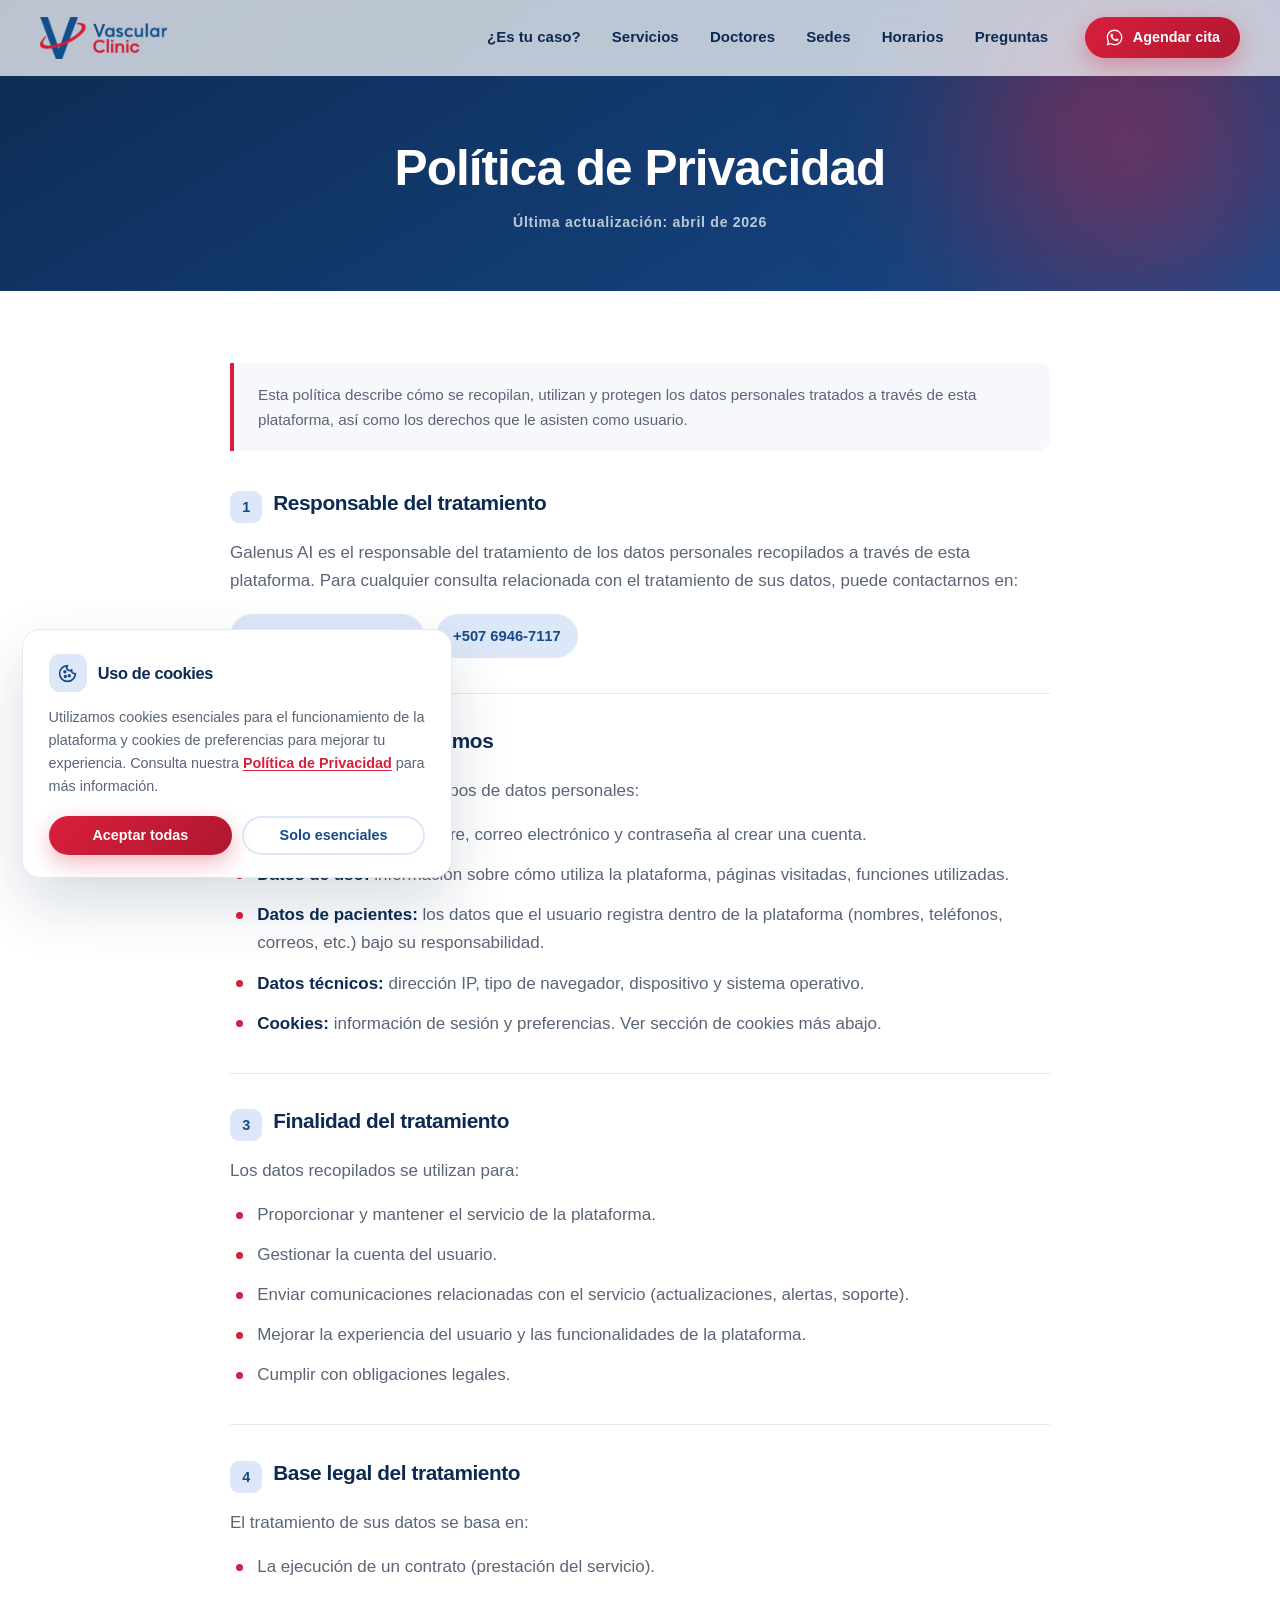
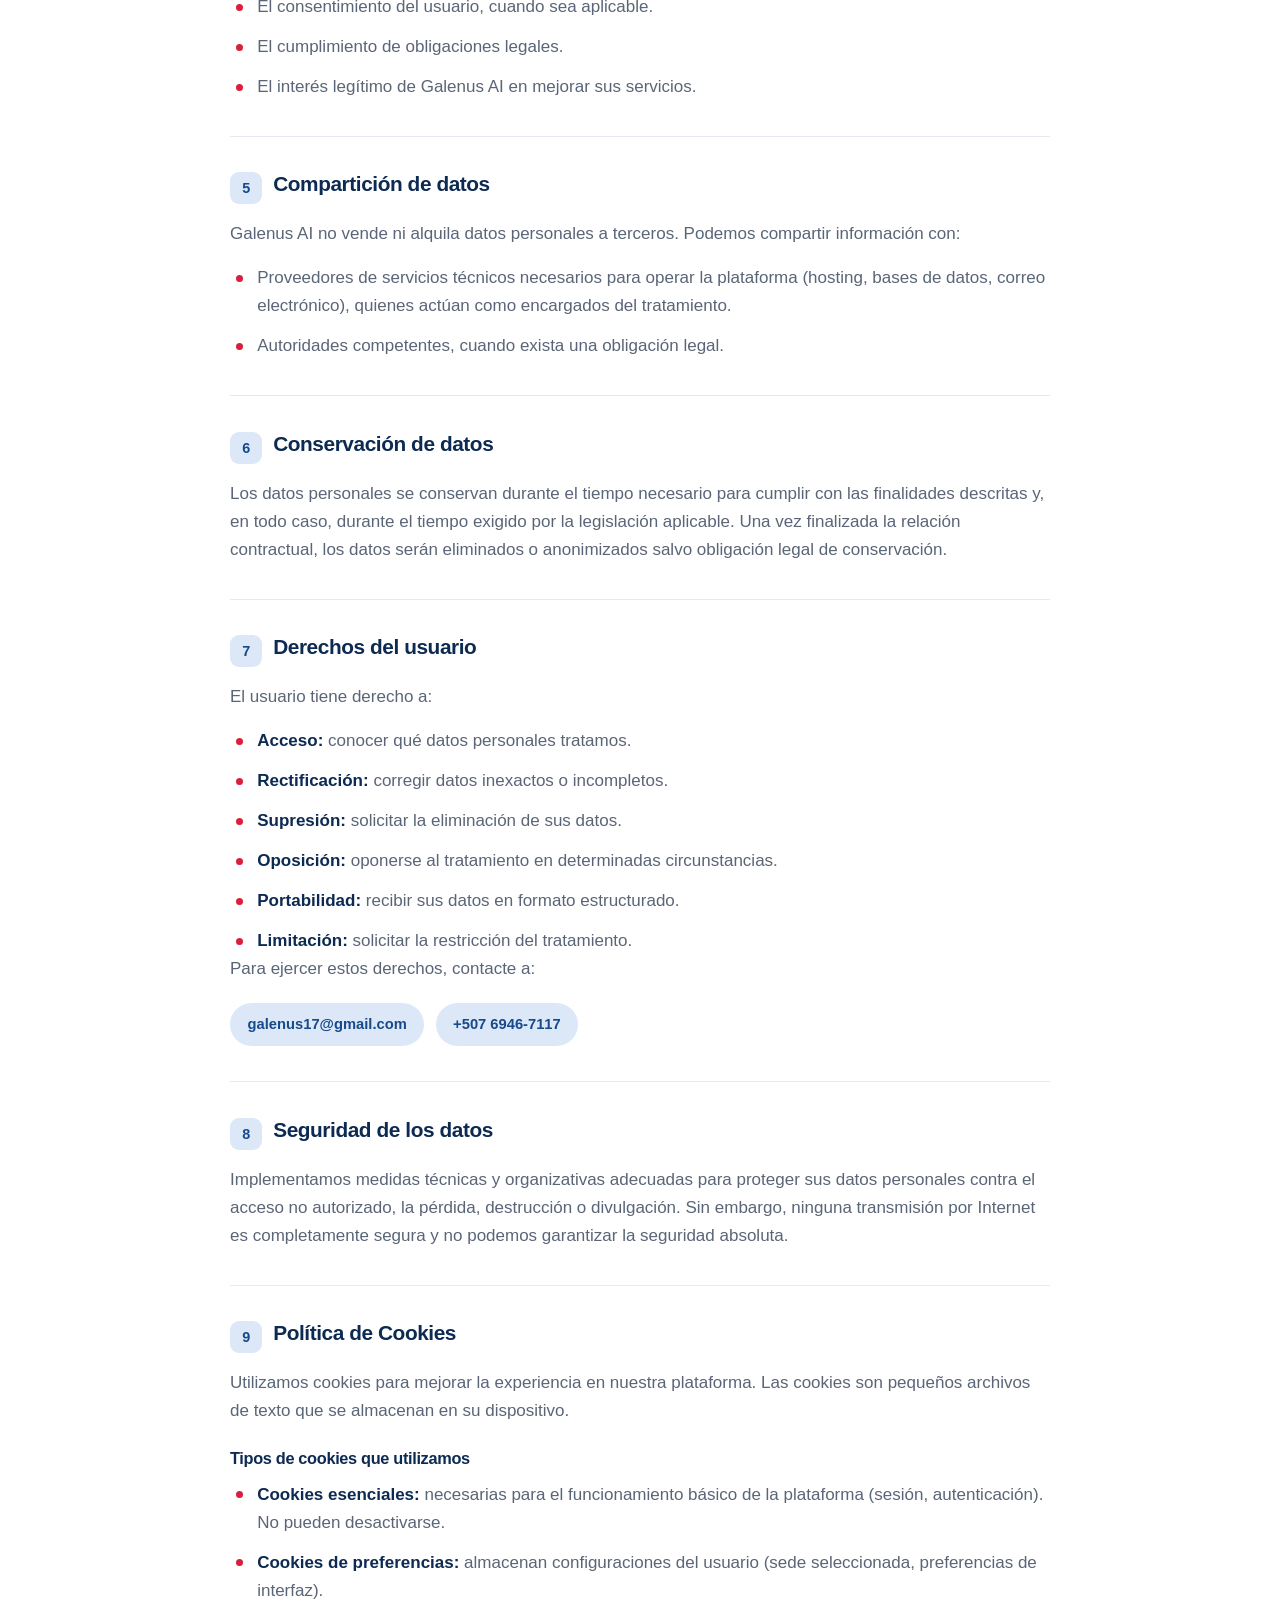
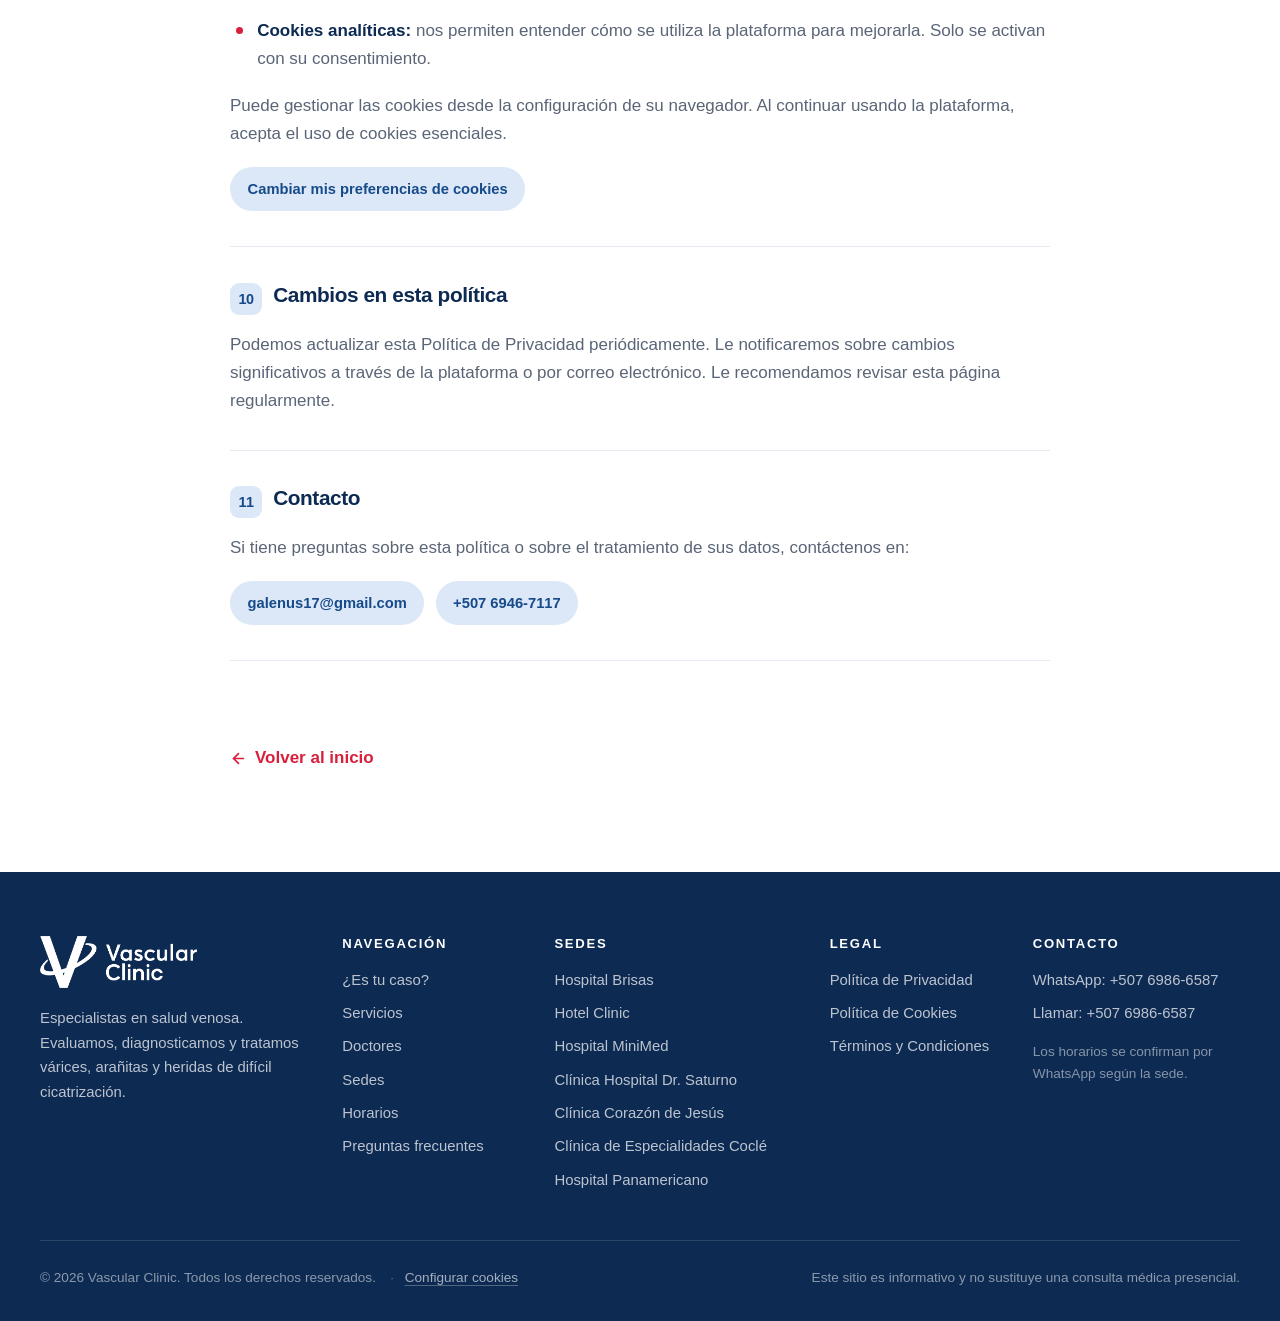
<file: privacidad.html>
<!DOCTYPE html>
<html lang="es-PA">
<head>
<meta charset="UTF-8">
<meta name="viewport" content="width=device-width, initial-scale=1">
<title>Política de Privacidad | Vascular Clinic</title>
<meta name="description" content="Política de Privacidad y Política de Cookies de la plataforma. Responsable del tratamiento: Galenus AI.">
<meta name="theme-color" content="#164A8A">
<meta name="robots" content="index, follow">
<link rel="canonical" href="https://www.vascularclinicpa.com/privacidad.html">

<link rel="icon" type="image/png" href="assets/logo.png">
<link rel="apple-touch-icon" href="assets/logo.png">
<link rel="stylesheet" href="css/styles.css?v=2">
<link rel="stylesheet" href="css/animations.css?v=2">

<script>document.documentElement.classList.add('js-enabled');</script>
</head>

<body>

<!-- ══ HEADER ══════════════════════════════════════════════════ -->
<div class="progress-bar" id="progressBar" aria-hidden="true"></div>

<header class="header" id="header">
  <div class="container header__inner">

    <a href="index.html" class="brand" aria-label="Vascular Clinic - Inicio">
      <img src="assets/logo.png" alt="Vascular Clinic" class="brand__logo" width="145" height="48">
    </a>

    <nav class="nav" id="nav" aria-label="Navegación principal">
      <a href="index.html#sintomas" class="nav__link">¿Es tu caso?</a>
      <a href="index.html#servicios" class="nav__link">Servicios</a>
      <a href="index.html#doctores" class="nav__link">Doctores</a>
      <a href="index.html#sedes" class="nav__link">Sedes</a>
      <a href="index.html#horarios" class="nav__link">Horarios</a>
      <a href="index.html#faq" class="nav__link">Preguntas</a>
    </nav>

    <a class="btn btn--primary btn--sm header__cta js-wa"
       href="https://wa.me/50769866587?text=Hola%20Vascular%20Clinic%2C%20quiero%20agendar%20una%20cita."
       data-wa="Hola Vascular Clinic, quiero agendar una cita."
       target="_blank" rel="noopener">
      <svg class="ico-wa" viewBox="0 0 24 24" aria-hidden="true"><path d="M12.04 2C6.58 2 2.13 6.45 2.13 11.91c0 1.75.46 3.45 1.32 4.95L2 22l5.25-1.38a9.9 9.9 0 0 0 4.79 1.22h.01c5.46 0 9.91-4.45 9.91-9.91 0-2.65-1.03-5.14-2.9-7.01A9.82 9.82 0 0 0 12.04 2Zm0 18.15c-1.48 0-2.93-.4-4.2-1.15l-.3-.18-3.12.82.83-3.04-.2-.31a8.2 8.2 0 0 1-1.26-4.38c0-4.54 3.7-8.23 8.25-8.23 2.2 0 4.27.86 5.83 2.41a8.19 8.19 0 0 1 2.41 5.83c0 4.54-3.7 8.23-8.24 8.23Zm4.52-6.16c-.25-.12-1.47-.72-1.69-.81-.23-.08-.39-.12-.56.13-.16.24-.64.8-.79.97-.14.16-.29.18-.54.06-.25-.12-1.05-.39-1.99-1.23-.74-.66-1.23-1.47-1.38-1.72-.14-.25-.01-.38.11-.5.11-.11.25-.29.37-.43.13-.15.17-.25.25-.41.08-.17.04-.31-.02-.43-.06-.12-.56-1.34-.76-1.84-.2-.48-.4-.42-.56-.43h-.47c-.17 0-.43.06-.66.31-.22.25-.86.85-.86 2.07 0 1.22.89 2.4 1.01 2.56.12.17 1.75 2.67 4.23 3.74.59.26 1.05.41 1.41.52.59.19 1.13.16 1.56.1.48-.07 1.47-.6 1.68-1.18.21-.58.21-1.08.14-1.18-.06-.11-.22-.17-.47-.29Z"/></svg>
      <span>Agendar cita</span>
    </a>

    <button class="burger" id="burger" aria-label="Abrir menú" aria-expanded="false" aria-controls="mobileMenu">
      <span></span><span></span><span></span>
    </button>

  </div>
</header>

<div class="mobile-menu" id="mobileMenu" aria-hidden="true">
  <nav class="mobile-menu__nav" aria-label="Navegación móvil">
    <a href="index.html#sintomas" class="mobile-menu__link">¿Es tu caso?</a>
    <a href="index.html#servicios" class="mobile-menu__link">Servicios</a>
    <a href="index.html#doctores" class="mobile-menu__link">Doctores</a>
    <a href="index.html#sedes" class="mobile-menu__link">Sedes</a>
    <a href="index.html#horarios" class="mobile-menu__link">Horarios</a>
    <a href="index.html#faq" class="mobile-menu__link">Preguntas frecuentes</a>
    <a class="btn btn--primary mobile-menu__cta js-wa"
       href="https://wa.me/50769866587?text=Hola%20Vascular%20Clinic%2C%20quiero%20agendar%20una%20cita."
       data-wa="Hola Vascular Clinic, quiero agendar una cita."
       target="_blank" rel="noopener">Agendar por WhatsApp</a>
  </nav>
</div>


<main>

<section class="legal-hero">
  <div class="container legal-hero__inner">
    <h1>Política de Privacidad</h1>
    <p class="legal-hero__date">Última actualización: abril de 2026</p>
  </div>
</section>

<section class="legal">
  <div class="container">
    <div class="legal__body">

      <p class="legal__intro">
        Esta política describe cómo se recopilan, utilizan y protegen los datos personales
        tratados a través de esta plataforma, así como los derechos que le asisten como usuario.
      </p>

      <!-- 1 -->
      <div class="legal__section" data-anim="fade-up">
        <h2><span class="legal__num">1</span> Responsable del tratamiento</h2>
        <p>
          Galenus AI es el responsable del tratamiento de los datos personales recopilados a
          través de esta plataforma. Para cualquier consulta relacionada con el tratamiento de
          sus datos, puede contactarnos en:
        </p>
        <div class="legal__contact">
          <a href="mailto:galenus17@gmail.com">galenus17@gmail.com</a>
          <a href="tel:+50769467117">+507 6946-7117</a>
        </div>
      </div>

      <!-- 2 -->
      <div class="legal__section" data-anim="fade-up">
        <h2><span class="legal__num">2</span> Datos que recopilamos</h2>
        <p>Recopilamos los siguientes tipos de datos personales:</p>
        <ul class="legal__list">
          <li><strong>Datos de registro:</strong> nombre, correo electrónico y contraseña al crear una cuenta.</li>
          <li><strong>Datos de uso:</strong> información sobre cómo utiliza la plataforma, páginas visitadas, funciones utilizadas.</li>
          <li><strong>Datos de pacientes:</strong> los datos que el usuario registra dentro de la plataforma (nombres, teléfonos, correos, etc.) bajo su responsabilidad.</li>
          <li><strong>Datos técnicos:</strong> dirección IP, tipo de navegador, dispositivo y sistema operativo.</li>
          <li><strong>Cookies:</strong> información de sesión y preferencias. Ver sección de cookies más abajo.</li>
        </ul>
      </div>

      <!-- 3 -->
      <div class="legal__section" data-anim="fade-up">
        <h2><span class="legal__num">3</span> Finalidad del tratamiento</h2>
        <p>Los datos recopilados se utilizan para:</p>
        <ul class="legal__list">
          <li>Proporcionar y mantener el servicio de la plataforma.</li>
          <li>Gestionar la cuenta del usuario.</li>
          <li>Enviar comunicaciones relacionadas con el servicio (actualizaciones, alertas, soporte).</li>
          <li>Mejorar la experiencia del usuario y las funcionalidades de la plataforma.</li>
          <li>Cumplir con obligaciones legales.</li>
        </ul>
      </div>

      <!-- 4 -->
      <div class="legal__section" data-anim="fade-up">
        <h2><span class="legal__num">4</span> Base legal del tratamiento</h2>
        <p>El tratamiento de sus datos se basa en:</p>
        <ul class="legal__list">
          <li>La ejecución de un contrato (prestación del servicio).</li>
          <li>El consentimiento del usuario, cuando sea aplicable.</li>
          <li>El cumplimiento de obligaciones legales.</li>
          <li>El interés legítimo de Galenus AI en mejorar sus servicios.</li>
        </ul>
      </div>

      <!-- 5 -->
      <div class="legal__section" data-anim="fade-up">
        <h2><span class="legal__num">5</span> Compartición de datos</h2>
        <p>Galenus AI no vende ni alquila datos personales a terceros. Podemos compartir información con:</p>
        <ul class="legal__list">
          <li>Proveedores de servicios técnicos necesarios para operar la plataforma (hosting, bases de datos, correo electrónico), quienes actúan como encargados del tratamiento.</li>
          <li>Autoridades competentes, cuando exista una obligación legal.</li>
        </ul>
      </div>

      <!-- 6 -->
      <div class="legal__section" data-anim="fade-up">
        <h2><span class="legal__num">6</span> Conservación de datos</h2>
        <p>
          Los datos personales se conservan durante el tiempo necesario para cumplir con las
          finalidades descritas y, en todo caso, durante el tiempo exigido por la legislación
          aplicable. Una vez finalizada la relación contractual, los datos serán eliminados o
          anonimizados salvo obligación legal de conservación.
        </p>
      </div>

      <!-- 7 -->
      <div class="legal__section" data-anim="fade-up">
        <h2><span class="legal__num">7</span> Derechos del usuario</h2>
        <p>El usuario tiene derecho a:</p>
        <ul class="legal__list">
          <li><strong>Acceso:</strong> conocer qué datos personales tratamos.</li>
          <li><strong>Rectificación:</strong> corregir datos inexactos o incompletos.</li>
          <li><strong>Supresión:</strong> solicitar la eliminación de sus datos.</li>
          <li><strong>Oposición:</strong> oponerse al tratamiento en determinadas circunstancias.</li>
          <li><strong>Portabilidad:</strong> recibir sus datos en formato estructurado.</li>
          <li><strong>Limitación:</strong> solicitar la restricción del tratamiento.</li>
        </ul>
        <p>Para ejercer estos derechos, contacte a:</p>
        <div class="legal__contact">
          <a href="mailto:galenus17@gmail.com">galenus17@gmail.com</a>
          <a href="tel:+50769467117">+507 6946-7117</a>
        </div>
      </div>

      <!-- 8 -->
      <div class="legal__section" data-anim="fade-up">
        <h2><span class="legal__num">8</span> Seguridad de los datos</h2>
        <p>
          Implementamos medidas técnicas y organizativas adecuadas para proteger sus datos
          personales contra el acceso no autorizado, la pérdida, destrucción o divulgación.
          Sin embargo, ninguna transmisión por Internet es completamente segura y no podemos
          garantizar la seguridad absoluta.
        </p>
      </div>

      <!-- 9 -->
      <div class="legal__section" id="cookies" data-anim="fade-up">
        <h2><span class="legal__num">9</span> Política de Cookies</h2>
        <p>
          Utilizamos cookies para mejorar la experiencia en nuestra plataforma. Las cookies son
          pequeños archivos de texto que se almacenan en su dispositivo.
        </p>

        <h3>Tipos de cookies que utilizamos</h3>
        <ul class="legal__list">
          <li><strong>Cookies esenciales:</strong> necesarias para el funcionamiento básico de la plataforma (sesión, autenticación). No pueden desactivarse.</li>
          <li><strong>Cookies de preferencias:</strong> almacenan configuraciones del usuario (sede seleccionada, preferencias de interfaz).</li>
          <li><strong>Cookies analíticas:</strong> nos permiten entender cómo se utiliza la plataforma para mejorarla. Solo se activan con su consentimiento.</li>
        </ul>

        <p style="margin-top:1.2rem">
          Puede gestionar las cookies desde la configuración de su navegador. Al continuar
          usando la plataforma, acepta el uso de cookies esenciales.
        </p>

        <div class="legal__contact">
          <a href="#" data-abrir-cookies>Cambiar mis preferencias de cookies</a>
        </div>
      </div>

      <!-- 10 -->
      <div class="legal__section" data-anim="fade-up">
        <h2><span class="legal__num">10</span> Cambios en esta política</h2>
        <p>
          Podemos actualizar esta Política de Privacidad periódicamente. Le notificaremos sobre
          cambios significativos a través de la plataforma o por correo electrónico. Le
          recomendamos revisar esta página regularmente.
        </p>
      </div>

      <!-- 11 -->
      <div class="legal__section" data-anim="fade-up">
        <h2><span class="legal__num">11</span> Contacto</h2>
        <p>
          Si tiene preguntas sobre esta política o sobre el tratamiento de sus datos,
          contáctenos en:
        </p>
        <div class="legal__contact">
          <a href="mailto:galenus17@gmail.com">galenus17@gmail.com</a>
          <a href="tel:+50769467117">+507 6946-7117</a>
        </div>
      </div>

      <a href="index.html" class="legal__back">
        <svg viewBox="0 0 24 24" aria-hidden="true"><path d="M19 12H5"/><path d="m12 19-7-7 7-7"/></svg>
        Volver al inicio
      </a>

    </div>
  </div>
</section>

</main>


<!-- ══ FOOTER ══════════════════════════════════════════════════ -->
<footer class="footer">
  <div class="container footer__grid">

    <div class="footer__col footer__col--brand">
      <img src="assets/logo-blanco.png" alt="Vascular Clinic" class="footer__logo" width="169" height="56" loading="lazy">
      <p>Especialistas en salud venosa. Evaluamos, diagnosticamos y tratamos várices,
      arañitas y heridas de difícil cicatrización.</p>
    </div>

    <div class="footer__col">
      <h4>Navegación</h4>
      <a href="index.html#sintomas">¿Es tu caso?</a>
      <a href="index.html#servicios">Servicios</a>
      <a href="index.html#doctores">Doctores</a>
      <a href="index.html#sedes">Sedes</a>
      <a href="index.html#horarios">Horarios</a>
      <a href="index.html#faq">Preguntas frecuentes</a>
    </div>

    <div class="footer__col">
      <h4>Sedes</h4>
      <a href="https://share.google/n2gzNk0hN7pymtbd1" target="_blank" rel="noopener">Hospital Brisas</a>
      <a href="https://share.google/8wgYEoyvmerbMD5dD" target="_blank" rel="noopener">Hotel Clinic</a>
      <a href="https://share.google/wGbLOmcKt3lIQfrVT" target="_blank" rel="noopener">Hospital MiniMed</a>
      <a href="https://share.google/XyKdYkk3T5AhhKMq1" target="_blank" rel="noopener">Clínica Hospital Dr. Saturno</a>
      <a href="https://share.google/9F8PowMsAj1nrHqzg" target="_blank" rel="noopener">Clínica Corazón de Jesús</a>
      <a href="https://share.google/eLJ7XJrBUPtryweuC" target="_blank" rel="noopener">Clínica de Especialidades Coclé</a>
      <a href="https://share.google/JS6Mn1ri2UEOBTmsL" target="_blank" rel="noopener">Hospital Panamericano</a>
    </div>

    <div class="footer__col">
      <h4>Legal</h4>
      <a href="privacidad.html">Política de Privacidad</a>
      <a href="privacidad.html#cookies">Política de Cookies</a>
      <a href="terminos.html">Términos y Condiciones</a>
    </div>

    <div class="footer__col">
      <h4>Contacto</h4>
      <a class="js-wa"
         href="https://wa.me/50769866587?text=Hola%20Vascular%20Clinic%2C%20quiero%20agendar%20una%20cita."
         data-wa="Hola Vascular Clinic, quiero agendar una cita."
         target="_blank" rel="noopener">WhatsApp: +507 6986-6587</a>
      <a href="tel:+50769866587">Llamar: +507 6986-6587</a>
      <p class="footer__hint">Los horarios se confirman por WhatsApp según la sede.</p>
    </div>

  </div>

  <div class="container footer__bottom">
    <div class="footer__legal">
      <p>© <span id="year">2026</span> Vascular Clinic. Todos los derechos reservados.</p>
      <button type="button" data-abrir-cookies>Configurar cookies</button>
    </div>
    <p class="footer__disclaimer">
      Este sitio es informativo y no sustituye una consulta médica presencial.
    </p>
  </div>
</footer>


<a class="wa-fab js-wa" id="waFab"
   href="https://wa.me/50769866587?text=Hola%20Vascular%20Clinic%2C%20quiero%20agendar%20una%20cita."
   data-wa="Hola Vascular Clinic, quiero agendar una cita."
   target="_blank" rel="noopener" aria-label="Agendar cita por WhatsApp">
  <span class="wa-fab__ring" aria-hidden="true"></span>
  <svg viewBox="0 0 24 24" aria-hidden="true"><path d="M12.04 2C6.58 2 2.13 6.45 2.13 11.91c0 1.75.46 3.45 1.32 4.95L2 22l5.25-1.38a9.9 9.9 0 0 0 4.79 1.22h.01c5.46 0 9.91-4.45 9.91-9.91 0-2.65-1.03-5.14-2.9-7.01A9.82 9.82 0 0 0 12.04 2Zm4.52 12.15c-.25-.12-1.47-.72-1.69-.81-.23-.08-.39-.12-.56.13-.16.24-.64.8-.79.97-.14.16-.29.18-.54.06-.25-.12-1.05-.39-1.99-1.23-.74-.66-1.23-1.47-1.38-1.72-.14-.25-.01-.38.11-.5.11-.11.25-.29.37-.43.13-.15.17-.25.25-.41.08-.17.04-.31-.02-.43-.06-.12-.56-1.34-.76-1.84-.2-.48-.4-.42-.56-.43h-.47c-.17 0-.43.06-.66.31-.22.25-.86.85-.86 2.07 0 1.22.89 2.4 1.01 2.56.12.17 1.75 2.67 4.23 3.74.59.26 1.05.41 1.41.52.59.19 1.13.16 1.56.1.48-.07 1.47-.6 1.68-1.18.21-.58.21-1.08.14-1.18-.06-.11-.22-.17-.47-.29Z"/></svg>
</a>

<script src="js/main.js?v=2" defer></script>
<script src="js/cookies.js?v=2" defer></script>
</body>
</html>
</file>
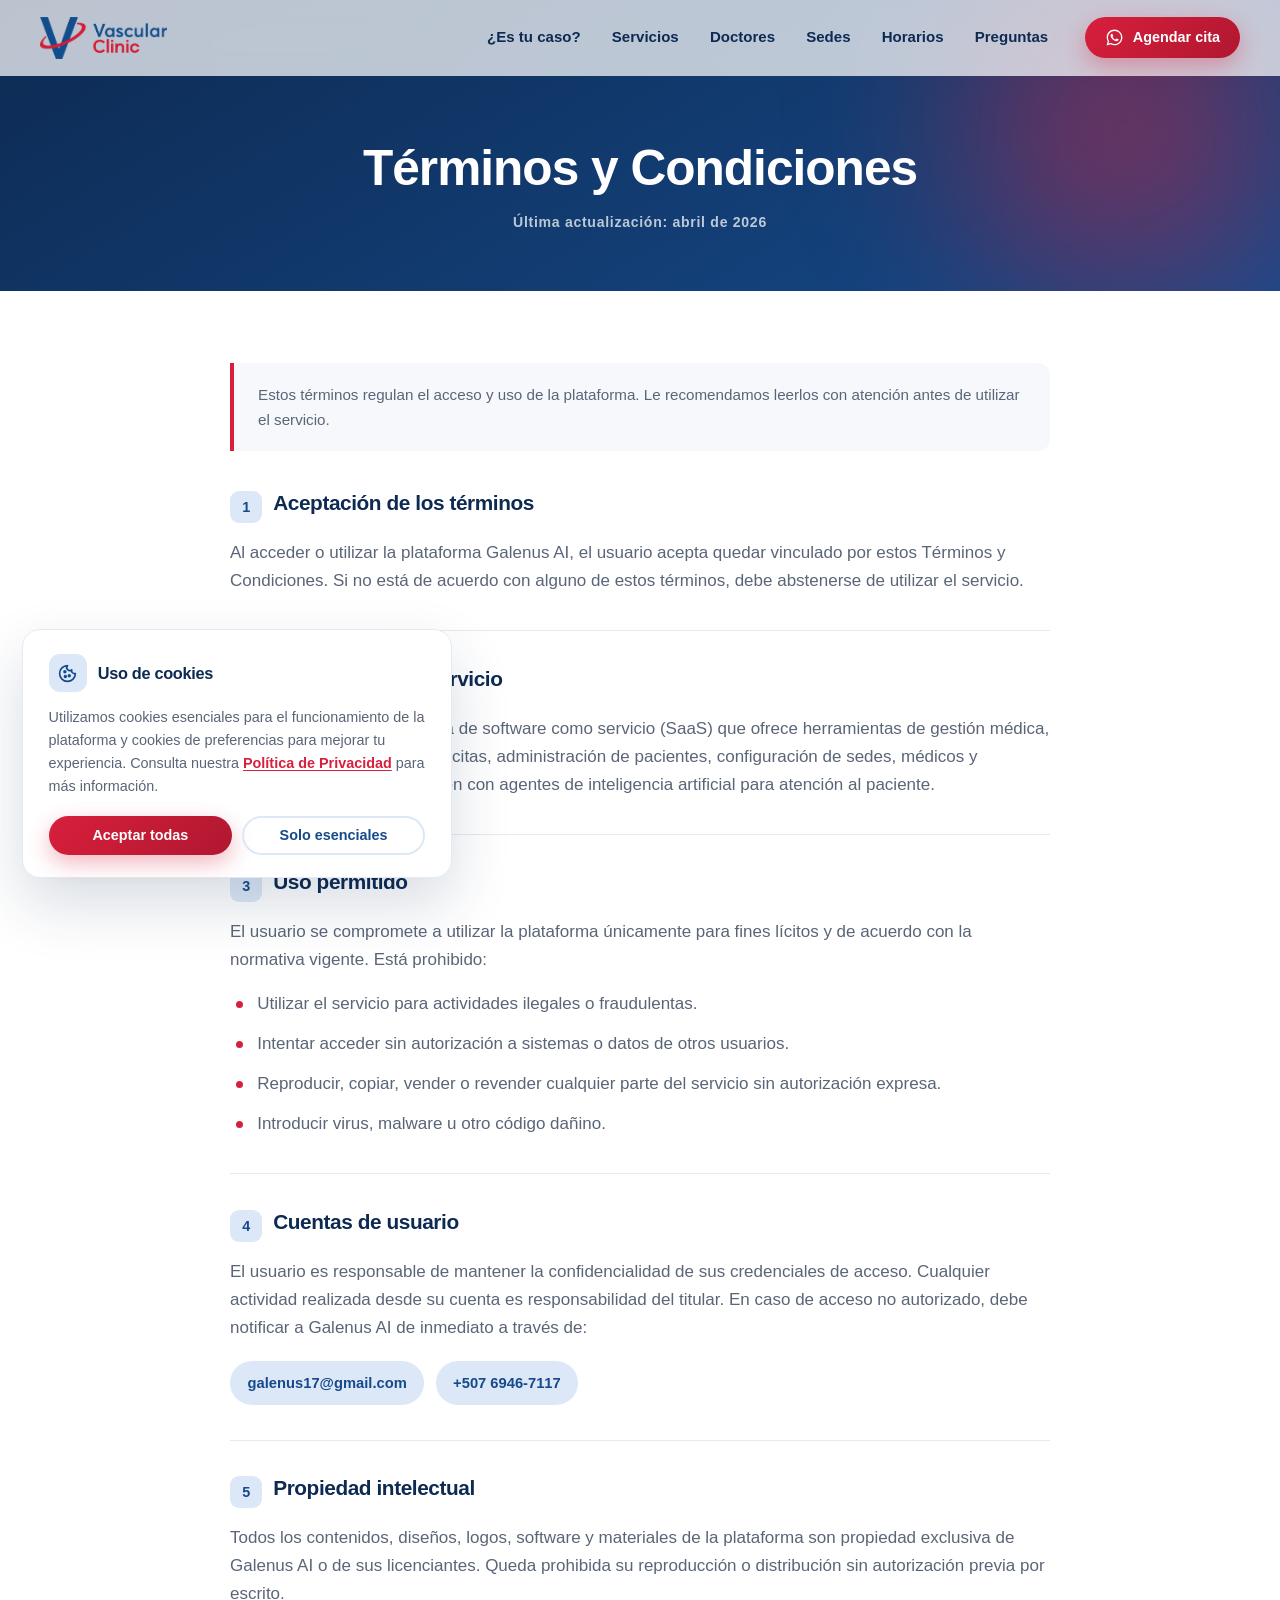
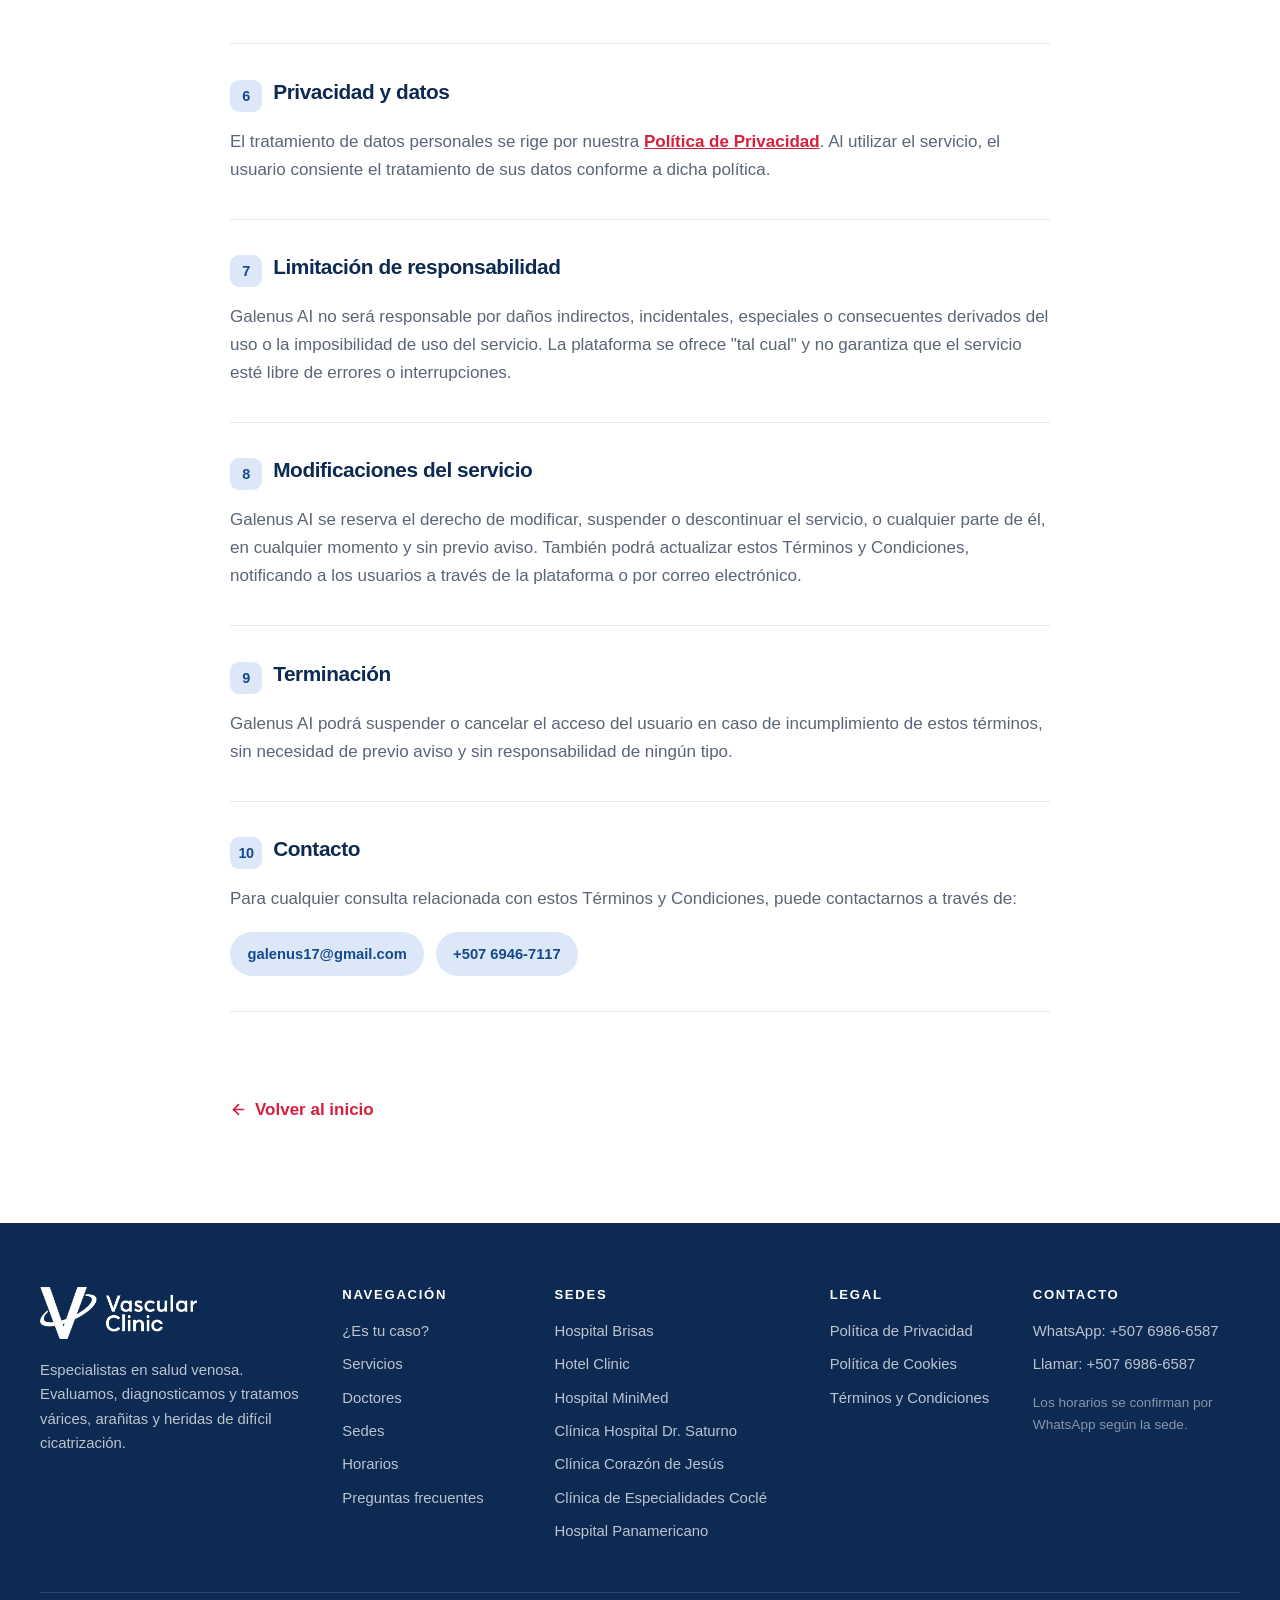
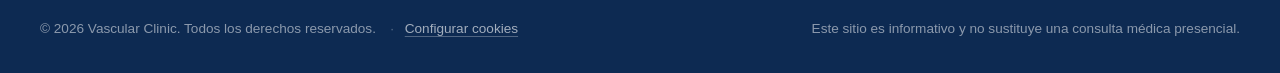
<file: terminos.html>
<!DOCTYPE html>
<html lang="es-PA">
<head>
<meta charset="UTF-8">
<meta name="viewport" content="width=device-width, initial-scale=1">
<title>Términos y Condiciones | Vascular Clinic</title>
<meta name="description" content="Términos y Condiciones de uso de la plataforma Galenus AI.">
<meta name="theme-color" content="#164A8A">
<meta name="robots" content="index, follow">
<link rel="canonical" href="https://www.vascularclinicpa.com/terminos.html">

<link rel="icon" type="image/png" href="assets/logo.png">
<link rel="apple-touch-icon" href="assets/logo.png">
<link rel="stylesheet" href="css/styles.css?v=2">
<link rel="stylesheet" href="css/animations.css?v=2">

<script>document.documentElement.classList.add('js-enabled');</script>
</head>

<body>

<!-- ══ HEADER ══════════════════════════════════════════════════ -->
<div class="progress-bar" id="progressBar" aria-hidden="true"></div>

<header class="header" id="header">
  <div class="container header__inner">

    <a href="index.html" class="brand" aria-label="Vascular Clinic - Inicio">
      <img src="assets/logo.png" alt="Vascular Clinic" class="brand__logo" width="145" height="48">
    </a>

    <nav class="nav" id="nav" aria-label="Navegación principal">
      <a href="index.html#sintomas" class="nav__link">¿Es tu caso?</a>
      <a href="index.html#servicios" class="nav__link">Servicios</a>
      <a href="index.html#doctores" class="nav__link">Doctores</a>
      <a href="index.html#sedes" class="nav__link">Sedes</a>
      <a href="index.html#horarios" class="nav__link">Horarios</a>
      <a href="index.html#faq" class="nav__link">Preguntas</a>
    </nav>

    <a class="btn btn--primary btn--sm header__cta js-wa"
       href="https://wa.me/50769866587?text=Hola%20Vascular%20Clinic%2C%20quiero%20agendar%20una%20cita."
       data-wa="Hola Vascular Clinic, quiero agendar una cita."
       target="_blank" rel="noopener">
      <svg class="ico-wa" viewBox="0 0 24 24" aria-hidden="true"><path d="M12.04 2C6.58 2 2.13 6.45 2.13 11.91c0 1.75.46 3.45 1.32 4.95L2 22l5.25-1.38a9.9 9.9 0 0 0 4.79 1.22h.01c5.46 0 9.91-4.45 9.91-9.91 0-2.65-1.03-5.14-2.9-7.01A9.82 9.82 0 0 0 12.04 2Zm0 18.15c-1.48 0-2.93-.4-4.2-1.15l-.3-.18-3.12.82.83-3.04-.2-.31a8.2 8.2 0 0 1-1.26-4.38c0-4.54 3.7-8.23 8.25-8.23 2.2 0 4.27.86 5.83 2.41a8.19 8.19 0 0 1 2.41 5.83c0 4.54-3.7 8.23-8.24 8.23Zm4.52-6.16c-.25-.12-1.47-.72-1.69-.81-.23-.08-.39-.12-.56.13-.16.24-.64.8-.79.97-.14.16-.29.18-.54.06-.25-.12-1.05-.39-1.99-1.23-.74-.66-1.23-1.47-1.38-1.72-.14-.25-.01-.38.11-.5.11-.11.25-.29.37-.43.13-.15.17-.25.25-.41.08-.17.04-.31-.02-.43-.06-.12-.56-1.34-.76-1.84-.2-.48-.4-.42-.56-.43h-.47c-.17 0-.43.06-.66.31-.22.25-.86.85-.86 2.07 0 1.22.89 2.4 1.01 2.56.12.17 1.75 2.67 4.23 3.74.59.26 1.05.41 1.41.52.59.19 1.13.16 1.56.1.48-.07 1.47-.6 1.68-1.18.21-.58.21-1.08.14-1.18-.06-.11-.22-.17-.47-.29Z"/></svg>
      <span>Agendar cita</span>
    </a>

    <button class="burger" id="burger" aria-label="Abrir menú" aria-expanded="false" aria-controls="mobileMenu">
      <span></span><span></span><span></span>
    </button>

  </div>
</header>

<div class="mobile-menu" id="mobileMenu" aria-hidden="true">
  <nav class="mobile-menu__nav" aria-label="Navegación móvil">
    <a href="index.html#sintomas" class="mobile-menu__link">¿Es tu caso?</a>
    <a href="index.html#servicios" class="mobile-menu__link">Servicios</a>
    <a href="index.html#doctores" class="mobile-menu__link">Doctores</a>
    <a href="index.html#sedes" class="mobile-menu__link">Sedes</a>
    <a href="index.html#horarios" class="mobile-menu__link">Horarios</a>
    <a href="index.html#faq" class="mobile-menu__link">Preguntas frecuentes</a>
    <a class="btn btn--primary mobile-menu__cta js-wa"
       href="https://wa.me/50769866587?text=Hola%20Vascular%20Clinic%2C%20quiero%20agendar%20una%20cita."
       data-wa="Hola Vascular Clinic, quiero agendar una cita."
       target="_blank" rel="noopener">Agendar por WhatsApp</a>
  </nav>
</div>


<main>

<section class="legal-hero">
  <div class="container legal-hero__inner">
    <h1>Términos y Condiciones</h1>
    <p class="legal-hero__date">Última actualización: abril de 2026</p>
  </div>
</section>

<section class="legal">
  <div class="container">
    <div class="legal__body">

      <p class="legal__intro">
        Estos términos regulan el acceso y uso de la plataforma. Le recomendamos leerlos con
        atención antes de utilizar el servicio.
      </p>

      <!-- 1 -->
      <div class="legal__section" data-anim="fade-up">
        <h2><span class="legal__num">1</span> Aceptación de los términos</h2>
        <p>
          Al acceder o utilizar la plataforma Galenus AI, el usuario acepta quedar vinculado por
          estos Términos y Condiciones. Si no está de acuerdo con alguno de estos términos, debe
          abstenerse de utilizar el servicio.
        </p>
      </div>

      <!-- 2 -->
      <div class="legal__section" data-anim="fade-up">
        <h2><span class="legal__num">2</span> Descripción del servicio</h2>
        <p>
          Galenus AI es una plataforma de software como servicio (SaaS) que ofrece herramientas
          de gestión médica, incluyendo agendamiento de citas, administración de pacientes,
          configuración de sedes, médicos y servicios, así como integración con agentes de
          inteligencia artificial para atención al paciente.
        </p>
      </div>

      <!-- 3 -->
      <div class="legal__section" data-anim="fade-up">
        <h2><span class="legal__num">3</span> Uso permitido</h2>
        <p>
          El usuario se compromete a utilizar la plataforma únicamente para fines lícitos y de
          acuerdo con la normativa vigente. Está prohibido:
        </p>
        <ul class="legal__list">
          <li>Utilizar el servicio para actividades ilegales o fraudulentas.</li>
          <li>Intentar acceder sin autorización a sistemas o datos de otros usuarios.</li>
          <li>Reproducir, copiar, vender o revender cualquier parte del servicio sin autorización expresa.</li>
          <li>Introducir virus, malware u otro código dañino.</li>
        </ul>
      </div>

      <!-- 4 -->
      <div class="legal__section" data-anim="fade-up">
        <h2><span class="legal__num">4</span> Cuentas de usuario</h2>
        <p>
          El usuario es responsable de mantener la confidencialidad de sus credenciales de
          acceso. Cualquier actividad realizada desde su cuenta es responsabilidad del titular.
          En caso de acceso no autorizado, debe notificar a Galenus AI de inmediato a través de:
        </p>
        <div class="legal__contact">
          <a href="mailto:galenus17@gmail.com">galenus17@gmail.com</a>
          <a href="tel:+50769467117">+507 6946-7117</a>
        </div>
      </div>

      <!-- 5 -->
      <div class="legal__section" data-anim="fade-up">
        <h2><span class="legal__num">5</span> Propiedad intelectual</h2>
        <p>
          Todos los contenidos, diseños, logos, software y materiales de la plataforma son
          propiedad exclusiva de Galenus AI o de sus licenciantes. Queda prohibida su
          reproducción o distribución sin autorización previa por escrito.
        </p>
      </div>

      <!-- 6 -->
      <div class="legal__section" data-anim="fade-up">
        <h2><span class="legal__num">6</span> Privacidad y datos</h2>
        <p>
          El tratamiento de datos personales se rige por nuestra
          <a href="privacidad.html" style="color:var(--rojo);font-weight:700">Política de Privacidad</a>.
          Al utilizar el servicio, el usuario consiente el tratamiento de sus datos conforme a
          dicha política.
        </p>
      </div>

      <!-- 7 -->
      <div class="legal__section" data-anim="fade-up">
        <h2><span class="legal__num">7</span> Limitación de responsabilidad</h2>
        <p>
          Galenus AI no será responsable por daños indirectos, incidentales, especiales o
          consecuentes derivados del uso o la imposibilidad de uso del servicio. La plataforma
          se ofrece "tal cual" y no garantiza que el servicio esté libre de errores o
          interrupciones.
        </p>
      </div>

      <!-- 8 -->
      <div class="legal__section" data-anim="fade-up">
        <h2><span class="legal__num">8</span> Modificaciones del servicio</h2>
        <p>
          Galenus AI se reserva el derecho de modificar, suspender o descontinuar el servicio, o
          cualquier parte de él, en cualquier momento y sin previo aviso. También podrá
          actualizar estos Términos y Condiciones, notificando a los usuarios a través de la
          plataforma o por correo electrónico.
        </p>
      </div>

      <!-- 9 -->
      <div class="legal__section" data-anim="fade-up">
        <h2><span class="legal__num">9</span> Terminación</h2>
        <p>
          Galenus AI podrá suspender o cancelar el acceso del usuario en caso de incumplimiento
          de estos términos, sin necesidad de previo aviso y sin responsabilidad de ningún tipo.
        </p>
      </div>

      <!-- 10 -->
      <div class="legal__section" data-anim="fade-up">
        <h2><span class="legal__num">10</span> Contacto</h2>
        <p>
          Para cualquier consulta relacionada con estos Términos y Condiciones, puede
          contactarnos a través de:
        </p>
        <div class="legal__contact">
          <a href="mailto:galenus17@gmail.com">galenus17@gmail.com</a>
          <a href="tel:+50769467117">+507 6946-7117</a>
        </div>
      </div>

      <a href="index.html" class="legal__back">
        <svg viewBox="0 0 24 24" aria-hidden="true"><path d="M19 12H5"/><path d="m12 19-7-7 7-7"/></svg>
        Volver al inicio
      </a>

    </div>
  </div>
</section>

</main>


<!-- ══ FOOTER ══════════════════════════════════════════════════ -->
<footer class="footer">
  <div class="container footer__grid">

    <div class="footer__col footer__col--brand">
      <img src="assets/logo-blanco.png" alt="Vascular Clinic" class="footer__logo" width="169" height="56" loading="lazy">
      <p>Especialistas en salud venosa. Evaluamos, diagnosticamos y tratamos várices,
      arañitas y heridas de difícil cicatrización.</p>
    </div>

    <div class="footer__col">
      <h4>Navegación</h4>
      <a href="index.html#sintomas">¿Es tu caso?</a>
      <a href="index.html#servicios">Servicios</a>
      <a href="index.html#doctores">Doctores</a>
      <a href="index.html#sedes">Sedes</a>
      <a href="index.html#horarios">Horarios</a>
      <a href="index.html#faq">Preguntas frecuentes</a>
    </div>

    <div class="footer__col">
      <h4>Sedes</h4>
      <a href="https://share.google/n2gzNk0hN7pymtbd1" target="_blank" rel="noopener">Hospital Brisas</a>
      <a href="https://share.google/8wgYEoyvmerbMD5dD" target="_blank" rel="noopener">Hotel Clinic</a>
      <a href="https://share.google/wGbLOmcKt3lIQfrVT" target="_blank" rel="noopener">Hospital MiniMed</a>
      <a href="https://share.google/XyKdYkk3T5AhhKMq1" target="_blank" rel="noopener">Clínica Hospital Dr. Saturno</a>
      <a href="https://share.google/9F8PowMsAj1nrHqzg" target="_blank" rel="noopener">Clínica Corazón de Jesús</a>
      <a href="https://share.google/eLJ7XJrBUPtryweuC" target="_blank" rel="noopener">Clínica de Especialidades Coclé</a>
      <a href="https://share.google/JS6Mn1ri2UEOBTmsL" target="_blank" rel="noopener">Hospital Panamericano</a>
    </div>

    <div class="footer__col">
      <h4>Legal</h4>
      <a href="privacidad.html">Política de Privacidad</a>
      <a href="privacidad.html#cookies">Política de Cookies</a>
      <a href="terminos.html">Términos y Condiciones</a>
    </div>

    <div class="footer__col">
      <h4>Contacto</h4>
      <a class="js-wa"
         href="https://wa.me/50769866587?text=Hola%20Vascular%20Clinic%2C%20quiero%20agendar%20una%20cita."
         data-wa="Hola Vascular Clinic, quiero agendar una cita."
         target="_blank" rel="noopener">WhatsApp: +507 6986-6587</a>
      <a href="tel:+50769866587">Llamar: +507 6986-6587</a>
      <p class="footer__hint">Los horarios se confirman por WhatsApp según la sede.</p>
    </div>

  </div>

  <div class="container footer__bottom">
    <div class="footer__legal">
      <p>© <span id="year">2026</span> Vascular Clinic. Todos los derechos reservados.</p>
      <button type="button" data-abrir-cookies>Configurar cookies</button>
    </div>
    <p class="footer__disclaimer">
      Este sitio es informativo y no sustituye una consulta médica presencial.
    </p>
  </div>
</footer>


<a class="wa-fab js-wa" id="waFab"
   href="https://wa.me/50769866587?text=Hola%20Vascular%20Clinic%2C%20quiero%20agendar%20una%20cita."
   data-wa="Hola Vascular Clinic, quiero agendar una cita."
   target="_blank" rel="noopener" aria-label="Agendar cita por WhatsApp">
  <span class="wa-fab__ring" aria-hidden="true"></span>
  <svg viewBox="0 0 24 24" aria-hidden="true"><path d="M12.04 2C6.58 2 2.13 6.45 2.13 11.91c0 1.75.46 3.45 1.32 4.95L2 22l5.25-1.38a9.9 9.9 0 0 0 4.79 1.22h.01c5.46 0 9.91-4.45 9.91-9.91 0-2.65-1.03-5.14-2.9-7.01A9.82 9.82 0 0 0 12.04 2Zm4.52 12.15c-.25-.12-1.47-.72-1.69-.81-.23-.08-.39-.12-.56.13-.16.24-.64.8-.79.97-.14.16-.29.18-.54.06-.25-.12-1.05-.39-1.99-1.23-.74-.66-1.23-1.47-1.38-1.72-.14-.25-.01-.38.11-.5.11-.11.25-.29.37-.43.13-.15.17-.25.25-.41.08-.17.04-.31-.02-.43-.06-.12-.56-1.34-.76-1.84-.2-.48-.4-.42-.56-.43h-.47c-.17 0-.43.06-.66.31-.22.25-.86.85-.86 2.07 0 1.22.89 2.4 1.01 2.56.12.17 1.75 2.67 4.23 3.74.59.26 1.05.41 1.41.52.59.19 1.13.16 1.56.1.48-.07 1.47-.6 1.68-1.18.21-.58.21-1.08.14-1.18-.06-.11-.22-.17-.47-.29Z"/></svg>
</a>

<script src="js/main.js?v=2" defer></script>
<script src="js/cookies.js?v=2" defer></script>
</body>
</html>
</file>
<file: css/styles.css>
/* ═══════════════════════════════════════════════════════════════
   VASCULAR CLINIC — Estilos base
   Paleta tomada del logo: azul marino + rojo
   ═══════════════════════════════════════════════════════════════ */

:root{
  /* Marca */
  --azul:      #164A8A;
  --azul-900:  #0D2A52;
  --azul-800:  #103A6E;
  --azul-600:  #1F5CA8;
  --azul-300:  #5B8FD1;
  --azul-100:  #DCE8F7;

  --rojo:      #D81F3C;
  --rojo-600:  #B01730;
  --rojo-100:  #FDE3E7;

  --verde-wa:  #25D366;
  --verde-wa-d:#1DA851;

  /* Neutros */
  --tinta:     #0F172A;
  --gris:      #5A6577;
  --gris-200:  #E4E9F2;
  --nieve:     #F6F8FC;
  --blanco:    #FFFFFF;

  /* Sistema */
  --radio:     18px;
  --radio-sm:  12px;
  --radio-lg:  28px;

  --sombra-sm: 0 2px 8px rgba(13,42,82,.06);
  --sombra:    0 10px 30px rgba(13,42,82,.09);
  --sombra-lg: 0 26px 60px rgba(13,42,82,.16);

  --grad:      linear-gradient(120deg, var(--azul) 0%, var(--azul-600) 45%, var(--rojo) 100%);
  --grad-rojo: linear-gradient(135deg, var(--rojo) 0%, var(--rojo-600) 100%);

  --header-h:  76px;
  --ease:      cubic-bezier(.22,1,.36,1);

  --fuente: -apple-system, BlinkMacSystemFont, "Segoe UI", Roboto, "Helvetica Neue",
            Arial, "Noto Sans", sans-serif;
}

*,*::before,*::after{ box-sizing:border-box; }

html{
  scroll-behavior:smooth;
  scroll-padding-top: calc(var(--header-h) + 16px);
  -webkit-text-size-adjust:100%;
}

body{
  margin:0;
  font-family:var(--fuente);
  font-size:17px;
  line-height:1.65;
  color:var(--tinta);
  background:var(--blanco);
  overflow-x:hidden;
  -webkit-font-smoothing:antialiased;
}

img{ max-width:100%; height:auto; display:block; }
a{ color:inherit; }

h1,h2,h3,h4{ margin:0; line-height:1.15; letter-spacing:-.02em; font-weight:800; }
p{ margin:0; }
ul{ margin:0; padding:0; list-style:none; }

::selection{ background:var(--rojo); color:#fff; }

:focus-visible{
  outline:3px solid var(--rojo);
  outline-offset:3px;
  border-radius:6px;
}

/* Scrollbar */
::-webkit-scrollbar{ width:11px; }
::-webkit-scrollbar-track{ background:var(--nieve); }
::-webkit-scrollbar-thumb{ background:var(--azul-300); border-radius:99px; border:3px solid var(--nieve); }
::-webkit-scrollbar-thumb:hover{ background:var(--azul); }


/* ═══ LAYOUT ═══════════════════════════════════════════════════ */

.container{
  width:min(1200px, 100% - 2.5rem);
  margin-inline:auto;
}
.container--narrow{ width:min(820px, 100% - 2.5rem); }

.section{ padding:clamp(4.5rem, 9vw, 7.5rem) 0; position:relative; }
.section--alt{ background:var(--nieve); }
.section--alt::before{
  content:''; position:absolute; inset:0;
  background:
    radial-gradient(circle at 12% 0%, rgba(22,74,138,.05), transparent 45%),
    radial-gradient(circle at 88% 100%, rgba(216,31,60,.05), transparent 45%);
  pointer-events:none;
}
.section > .container{ position:relative; z-index:1; }

.grid{ display:grid; gap:1.5rem; }
.grid--2{ grid-template-columns:repeat(2,1fr); }
.grid--3{ grid-template-columns:repeat(3,1fr); }


/* ═══ ENCABEZADO DE SECCIÓN ════════════════════════════════════ */

.sec-head{ text-align:center; max-width:730px; margin:0 auto clamp(2.5rem,5vw,3.75rem); }

.sec-head__eyebrow{
  display:inline-block;
  font-size:.78rem; font-weight:800; letter-spacing:.16em; text-transform:uppercase;
  color:var(--rojo);
  padding:.4rem .95rem;
  border:1.5px solid var(--rojo-100);
  background:var(--rojo-100);
  border-radius:99px;
  margin-bottom:1.1rem;
}

.sec-head__title{
  font-size:clamp(2rem, 4.6vw, 3.1rem);
  color:var(--azul-900);
  margin-bottom:1rem;
  position:relative;
  /* Debe ser block: si fuera inline-block se colocaría en la misma
     línea que el badge de arriba cuando ambos caben a lo ancho. */
  display:block;
}
.sec-head__title::after{
  content:''; position:absolute; left:50%; bottom:-.6rem;
  width:0; height:4px; border-radius:99px;
  background:var(--grad-rojo);
  transform:translateX(-50%);
  transition:width .8s var(--ease) .2s;
}
.sec-head__title.is-visible::after{ width:74px; }

.sec-head__sub{ color:var(--gris); font-size:1.06rem; margin-top:1.4rem; }

.note{
  text-align:center; color:var(--gris); font-size:.93rem;
  margin-top:2.6rem; max-width:620px; margin-inline:auto;
}


/* ═══ BOTONES ══════════════════════════════════════════════════ */

.btn{
  --btn-bg:var(--azul);
  position:relative;
  display:inline-flex; align-items:center; justify-content:center; gap:.55rem;
  padding:.9rem 1.7rem;
  font-family:inherit; font-size:.97rem; font-weight:700;
  line-height:1.2;
  border:none; border-radius:99px;
  text-decoration:none; cursor:pointer;
  overflow:hidden;
  isolation:isolate;
  transition:transform .35s var(--ease), box-shadow .35s var(--ease), background .3s ease, color .3s ease;
}
.btn svg{ width:19px; height:19px; flex:none; }

/* destello diagonal al hover */
.btn::after{
  content:''; position:absolute; top:0; left:-120%;
  width:60%; height:100%;
  background:linear-gradient(100deg, transparent, rgba(255,255,255,.42), transparent);
  transform:skewX(-22deg);
  transition:left .7s var(--ease);
  z-index:2; pointer-events:none;
}
.btn:hover::after{ left:135%; }

.btn--primary{
  background:var(--grad-rojo);
  color:#fff;
  box-shadow:0 8px 22px rgba(216,31,60,.32);
}
.btn--primary:hover{ transform:translateY(-3px); box-shadow:0 16px 34px rgba(216,31,60,.42); }

.btn--outline{
  background:transparent; color:var(--azul);
  box-shadow:inset 0 0 0 2px var(--azul-100);
}
.btn--outline:hover{
  background:var(--azul); color:#fff;
  box-shadow:inset 0 0 0 2px var(--azul), 0 10px 24px rgba(22,74,138,.28);
  transform:translateY(-3px);
}

.btn--ghost{
  background:rgba(255,255,255,.1); color:#fff;
  box-shadow:inset 0 0 0 2px rgba(255,255,255,.42);
  backdrop-filter:blur(6px);
}
.btn--ghost:hover{ background:#fff; color:var(--azul-900); transform:translateY(-3px); }

.btn--white{
  background:#fff; color:var(--azul-900);
  box-shadow:0 12px 34px rgba(0,0,0,.22);
}
.btn--white:hover{ transform:translateY(-3px) scale(1.02); box-shadow:0 20px 44px rgba(0,0,0,.3); }

.btn--lg{ padding:1.1rem 2.2rem; font-size:1.05rem; }
.btn--sm{ padding:.68rem 1.25rem; font-size:.9rem; }
.btn--xs{ padding:.55rem 1rem; font-size:.83rem; }
.btn--block{ width:100%; }

/* Ripple */
.ripple{
  position:absolute; border-radius:50%;
  background:rgba(255,255,255,.5);
  transform:scale(0); pointer-events:none;
  animation:ripple .65s var(--ease) forwards;
  z-index:1;
}

.ico-wa{ width:20px; height:20px; fill:currentColor; }
.ico-check{ width:17px; height:17px; fill:none; stroke:currentColor; stroke-width:2.6;
  stroke-linecap:round; stroke-linejoin:round; }


/* ═══ HEADER ═══════════════════════════════════════════════════ */

.progress-bar{
  position:fixed; top:0; left:0; height:3px; width:0;
  background:var(--grad-rojo);
  z-index:1002;
  transition:width .1s linear;
}

.header{
  position:fixed; top:0; left:0; right:0;
  height:var(--header-h);
  z-index:1000;
  background:rgba(255,255,255,.72);
  backdrop-filter:blur(14px);
  -webkit-backdrop-filter:blur(14px);
  border-bottom:1px solid transparent;
  transition:height .35s var(--ease), background .35s ease,
             box-shadow .35s ease, border-color .35s ease;
}
.header.scrolled{
  height:64px;
  background:rgba(255,255,255,.94);
  box-shadow:0 6px 24px rgba(13,42,82,.09);
  border-bottom-color:var(--gris-200);
}

.header__inner{
  height:100%;
  display:flex; align-items:center; gap:1.5rem;
}

.brand{ flex:none; display:flex; align-items:center; text-decoration:none; }
.brand__logo{
  height:42px; width:auto;
  transition:height .35s var(--ease), transform .35s var(--ease);
}
.header.scrolled .brand__logo{ height:34px; }
.brand:hover .brand__logo{ transform:scale(1.04); }

.nav{ display:flex; gap:.35rem; margin-left:auto; }
.nav__link{
  position:relative;
  padding:.5rem .8rem;
  font-size:.94rem; font-weight:600;
  color:var(--azul-900);
  text-decoration:none;
  border-radius:8px;
  transition:color .25s ease;
}
.nav__link::after{
  content:''; position:absolute; left:50%; bottom:.15rem;
  width:0; height:2.5px; border-radius:99px;
  background:var(--grad-rojo);
  transform:translateX(-50%);
  transition:width .35s var(--ease);
}
.nav__link:hover{ color:var(--rojo); }
.nav__link:hover::after{ width:calc(100% - 1.6rem); }

.header__cta{ flex:none; }

.burger{
  display:none;
  width:46px; height:46px;
  flex-direction:column; align-items:center; justify-content:center; gap:5px;
  background:transparent; border:none; cursor:pointer;
  border-radius:12px;
  margin-left:auto;
}
.burger span{
  display:block; width:24px; height:2.5px; border-radius:99px;
  background:var(--azul-900);
  transition:transform .35s var(--ease), opacity .25s ease, width .35s var(--ease);
}
.burger.open span:nth-child(1){ transform:translateY(7.5px) rotate(45deg); }
.burger.open span:nth-child(2){ opacity:0; transform:scaleX(0); }
.burger.open span:nth-child(3){ transform:translateY(-7.5px) rotate(-45deg); }


/* ═══ MENÚ MÓVIL ═══════════════════════════════════════════════ */

.mobile-menu{
  position:fixed; inset:0;
  z-index:999;
  background:linear-gradient(160deg, var(--azul-900), var(--azul));
  display:flex; align-items:center; justify-content:center;
  opacity:0; visibility:hidden;
  clip-path:circle(0% at calc(100% - 46px) 38px);
  transition:clip-path .6s var(--ease), opacity .3s ease, visibility .3s;
}
.mobile-menu.open{
  opacity:1; visibility:visible;
  clip-path:circle(150% at calc(100% - 46px) 38px);
}

.mobile-menu__nav{
  display:flex; flex-direction:column; align-items:center; gap:.4rem;
  text-align:center;
  width:min(340px, 84%);
}
.mobile-menu__link{
  font-size:1.5rem; font-weight:700; color:#fff;
  text-decoration:none; padding:.55rem 1rem;
  opacity:0; transform:translateY(22px);
  transition:opacity .5s var(--ease), transform .5s var(--ease), color .2s;
}
.mobile-menu.open .mobile-menu__link{ opacity:1; transform:none; }
.mobile-menu__link:hover{ color:var(--rojo); }
.mobile-menu__cta{ margin-top:1.5rem; width:100%; }


/* ═══ HERO ═════════════════════════════════════════════════════ */

.hero{
  position:relative;
  min-height:100svh;
  display:flex; align-items:center;
  padding:calc(var(--header-h) + 3.5rem) 0 5rem;
  background:linear-gradient(150deg, var(--azul-900) 0%, var(--azul) 55%, var(--azul-800) 100%);
  color:#fff;
  overflow:hidden;
  isolation:isolate;
}

.hero__canvas{
  position:absolute; inset:0;
  width:100%; height:100%;
  z-index:0; opacity:.5;
  pointer-events:none;
}

.hero__bg{ position:absolute; inset:0; z-index:0; pointer-events:none; overflow:hidden; }

.blob{
  position:absolute; border-radius:50%;
  filter:blur(70px); opacity:.5;
}
.blob--1{ width:480px; height:480px; top:-11%; left:-8%;
  background:radial-gradient(circle, rgba(216,31,60,.75), transparent 68%); }
.blob--2{ width:600px; height:600px; bottom:-22%; right:-12%;
  background:radial-gradient(circle, rgba(91,143,209,.65), transparent 68%); }
.blob--3{ width:400px; height:400px; top:38%; left:52%;
  background:radial-gradient(circle, rgba(216,31,60,.42), transparent 68%); }

.hero__mesh{
  position:absolute; inset:-30%;
  background:conic-gradient(from 0deg at 50% 50%,
    rgba(22,74,138,0), rgba(216,31,60,.16), rgba(91,143,209,.16), rgba(22,74,138,0));
  opacity:.55;
}

.hero__grid{
  position:absolute; inset:0;
  background-image:
    linear-gradient(rgba(255,255,255,.055) 1px, transparent 1px),
    linear-gradient(90deg, rgba(255,255,255,.055) 1px, transparent 1px);
  background-size:64px 64px;
  mask-image:radial-gradient(ellipse 78% 62% at 50% 42%, #000 35%, transparent 78%);
  -webkit-mask-image:radial-gradient(ellipse 78% 62% at 50% 42%, #000 35%, transparent 78%);
}

.hero__pulse{
  position:absolute; left:0; right:0; bottom:8%;
  width:100%; height:120px;
  z-index:0; opacity:.5; pointer-events:none;
}

.hero__inner{ position:relative; z-index:2; text-align:center; }

.pill{
  display:inline-flex; align-items:center; gap:.6rem;
  padding:.5rem 1.15rem;
  font-size:.87rem; font-weight:600;
  background:rgba(255,255,255,.12);
  border:1px solid rgba(255,255,255,.24);
  backdrop-filter:blur(8px);
  border-radius:99px;
  margin-bottom:1.8rem;
}
.pill__dot{
  width:8px; height:8px; border-radius:50%;
  background:var(--rojo);
  box-shadow:0 0 0 0 rgba(216,31,60,.7);
}

.hero__title{
  font-size:clamp(2.5rem, 6.6vw, 4.7rem);
  font-weight:900;
  letter-spacing:-.035em;
  margin-bottom:1.5rem;
  text-wrap:balance;
}
.hero__title em{
  font-style:normal;
  position:relative;
  color:#FF6B82;
  white-space:nowrap;
}
.hero__title em::after{
  content:''; position:absolute; left:0; bottom:.02em;
  width:100%; height:.11em; border-radius:99px;
  background:var(--rojo);
  transform:scaleX(0); transform-origin:left;
}

.hero__sub{
  font-size:clamp(1.02rem, 2vw, 1.22rem);
  color:rgba(255,255,255,.86);
  max-width:640px; margin:0 auto 2.4rem;
  text-wrap:pretty;
}

.hero__actions{
  display:flex; gap:1rem; justify-content:center; flex-wrap:wrap;
  margin-bottom:1.4rem;
}

.hero__micro{
  display:inline-flex; align-items:center; gap:.55rem;
  font-size:.9rem; color:rgba(255,255,255,.75);
}

.stats{
  display:flex; justify-content:center; gap:clamp(1.5rem,5vw,4.5rem);
  margin-top:3.4rem; flex-wrap:wrap;
}
.stat{ text-align:center; }
.stat__num{
  display:block;
  font-size:clamp(2.2rem, 4.5vw, 3.2rem);
  font-weight:900; line-height:1;
  background:linear-gradient(135deg, #fff 30%, #FF9AA9);
  -webkit-background-clip:text; background-clip:text;
  -webkit-text-fill-color:transparent;
}
.stat__label{
  display:block; margin-top:.5rem;
  font-size:.83rem; font-weight:600;
  letter-spacing:.08em; text-transform:uppercase;
  color:rgba(255,255,255,.65);
}

.scroll-hint{
  position:absolute; bottom:1.9rem; left:50%;
  transform:translateX(-50%);
  z-index:2;
}
.scroll-hint__mouse{
  display:block; width:26px; height:42px;
  border:2px solid rgba(255,255,255,.5);
  border-radius:99px;
  position:relative;
}
.scroll-hint__mouse span{
  position:absolute; top:8px; left:50%;
  width:4px; height:8px; border-radius:99px;
  background:#fff; margin-left:-2px;
}


/* ═══ MARQUEE ══════════════════════════════════════════════════ */

.marquee{
  background:var(--azul-900);
  color:#fff;
  padding:1rem 0;
  overflow:hidden;
  position:relative;
  mask-image:linear-gradient(90deg, transparent, #000 8%, #000 92%, transparent);
  -webkit-mask-image:linear-gradient(90deg, transparent, #000 8%, #000 92%, transparent);
}
.marquee__track{ display:flex; width:max-content; }
.marquee__group{
  display:flex; align-items:center; gap:1.5rem;
  padding-right:1.5rem;
  flex:none;
}
.marquee__item{
  font-size:.92rem; font-weight:600;
  letter-spacing:.03em;
  white-space:nowrap;
}
.marquee__sep{ color:var(--rojo); font-size:.8rem; }


/* ═══ SÍNTOMAS ═════════════════════════════════════════════════ */

.symptom{
  position:relative;
  background:#fff;
  border:1.5px solid var(--gris-200);
  border-radius:var(--radio);
  padding:2rem 1.7rem;
  overflow:hidden;
  transition:transform .45s var(--ease), box-shadow .45s var(--ease), border-color .35s ease;
}
.symptom::before{
  content:''; position:absolute; top:0; left:0; right:0; height:4px;
  background:var(--grad-rojo);
  transform:scaleX(0); transform-origin:left;
  transition:transform .5s var(--ease);
}
.symptom:hover{
  transform:translateY(-9px);
  box-shadow:var(--sombra-lg);
  border-color:transparent;
}
.symptom:hover::before{ transform:scaleX(1); }

.symptom__icon{
  display:grid; place-items:center;
  width:60px; height:60px;
  border-radius:16px;
  background:var(--azul-100);
  margin-bottom:1.2rem;
  transition:background .35s ease, transform .45s var(--ease);
}
.symptom__icon svg{
  width:30px; height:30px;
  fill:none; stroke:var(--azul);
  stroke-width:1.9; stroke-linecap:round; stroke-linejoin:round;
  transition:stroke .35s ease;
}
.symptom:hover .symptom__icon{ background:var(--rojo-100); transform:scale(1.08) rotate(-4deg); }
.symptom:hover .symptom__icon svg{ stroke:var(--rojo); }

.symptom h3{ font-size:1.16rem; color:var(--azul-900); margin-bottom:.55rem; }
.symptom p{ color:var(--gris); font-size:.96rem; }

.cta-inline{
  display:flex; align-items:center; justify-content:space-between;
  gap:2rem; flex-wrap:wrap;
  margin-top:3.2rem;
  padding:2.3rem 2.6rem;
  border-radius:var(--radio-lg);
  background:linear-gradient(135deg, var(--azul-900), var(--azul));
  color:#fff;
  box-shadow:var(--sombra-lg);
  position:relative; overflow:hidden;
}
.cta-inline::before{
  content:''; position:absolute; top:-60%; right:-12%;
  width:420px; height:420px; border-radius:50%;
  background:radial-gradient(circle, rgba(216,31,60,.55), transparent 68%);
  filter:blur(46px);
}
.cta-inline > *{ position:relative; z-index:1; }
.cta-inline h3{ font-size:1.45rem; margin-bottom:.45rem; }
.cta-inline p{ color:rgba(255,255,255,.8); font-size:1rem; max-width:52ch; }


/* ═══ SERVICIOS ════════════════════════════════════════════════ */

.service{
  position:relative;
  display:flex; flex-direction:column;
  background:#fff;
  border:1.5px solid var(--gris-200);
  border-radius:var(--radio);
  padding:2rem 1.75rem 1.75rem;
  overflow:hidden;
  transform-style:preserve-3d;
  transition:transform .3s var(--ease), box-shadow .4s var(--ease), border-color .35s ease;
}
.service:hover{ box-shadow:var(--sombra-lg); border-color:transparent; }

.service__glow{
  position:absolute; inset:0;
  background:radial-gradient(340px circle at var(--mx,50%) var(--my,50%),
             rgba(216,31,60,.11), transparent 62%);
  opacity:0; transition:opacity .35s ease;
  pointer-events:none;
}
.service:hover .service__glow{ opacity:1; }

.service > *:not(.service__glow){ position:relative; z-index:1; }

.service__badge{
  align-self:flex-start;
  font-size:.7rem; font-weight:800;
  letter-spacing:.11em; text-transform:uppercase;
  color:var(--azul);
  background:var(--azul-100);
  padding:.32rem .75rem;
  border-radius:99px;
  margin-bottom:1rem;
}
.service__badge--hot{ color:var(--rojo); background:var(--rojo-100); }

.service__name{ font-size:1.28rem; color:var(--azul-900); margin-bottom:.3rem; }
.service__doc{
  font-size:.9rem; font-weight:700; color:var(--rojo);
  margin-bottom:.9rem;
}
.service__desc{ color:var(--gris); font-size:.95rem; margin-bottom:1.4rem; flex:1; }

/* Servicios sin doctor asignado: la descripción sigue directo al
   título, así que recuperamos el aire que daba .service__doc. */
.service__name + .service__desc{ margin-top:.75rem; }

.service__meta{ display:flex; flex-wrap:wrap; gap:.5rem; margin-bottom:1.4rem; }

.chip{
  display:inline-flex; align-items:center; gap:.4rem;
  font-size:.8rem; font-weight:700;
  padding:.42rem .85rem;
  border-radius:99px;
}
.chip svg{
  width:15px; height:15px; fill:none; stroke:currentColor;
  stroke-width:2; stroke-linecap:round; stroke-linejoin:round;
}
.chip--time{ background:var(--nieve); color:var(--azul-900); box-shadow:inset 0 0 0 1.5px var(--gris-200); }
.chip--price{ background:var(--rojo-100); color:var(--rojo-600); }


/* ═══ DOCTORES ═════════════════════════════════════════════════ */

.doctor{
  display:flex; gap:1.75rem; align-items:flex-start;
  background:#fff;
  border:1.5px solid var(--gris-200);
  border-radius:var(--radio-lg);
  padding:2.2rem;
  transition:transform .45s var(--ease), box-shadow .45s var(--ease);
}
.doctor:hover{ transform:translateY(-7px); box-shadow:var(--sombra-lg); }

.doctor__avatar{
  position:relative; flex:none;
  display:grid; place-items:center;
  width:104px; height:104px;
  border-radius:50%;
  background:linear-gradient(140deg, var(--azul), var(--azul-600));
  color:#fff;
}
.doctor__avatar--red{ background:linear-gradient(140deg, var(--rojo), var(--rojo-600)); }
.doctor__initials{ font-size:2.05rem; font-weight:900; letter-spacing:.01em; }
.doctor__ring{
  position:absolute; inset:-9px;
  border-radius:50%;
  border:2px dashed var(--azul-300);
  opacity:.65;
}
.doctor__avatar--red .doctor__ring{ border-color:#F3A5B2; }

/* Si más adelante pones fotos reales */
.doctor__photo{
  flex:none; width:104px; height:104px;
  border-radius:50%; object-fit:cover;
  box-shadow:0 0 0 4px var(--azul-100);
}

.doctor__body{ flex:1; min-width:0; }
.doctor__name{ font-size:1.4rem; color:var(--azul-900); }
.doctor__role{
  font-size:.83rem; font-weight:700;
  letter-spacing:.09em; text-transform:uppercase;
  color:var(--rojo);
  margin:.3rem 0 1.1rem;
}
.doctor__list{ margin-bottom:1.5rem; }
.doctor__list li{
  display:flex; justify-content:space-between; align-items:center; gap:1rem;
  padding:.62rem 0;
  border-bottom:1px solid var(--gris-200);
  font-size:.95rem; font-weight:600; color:var(--azul-900);
}
.doctor__list li:last-child{ border-bottom:none; }
.doctor__list span{
  font-size:.8rem; font-weight:700; color:var(--gris);
  background:var(--nieve);
  padding:.22rem .6rem; border-radius:99px;
  flex:none;
}


/* ═══ SEDES ════════════════════════════════════════════════════ */

.venue{
  position:relative;
  background:#fff;
  border:1.5px solid var(--gris-200);
  border-radius:var(--radio);
  padding:1.9rem 1.7rem;
  overflow:hidden;
  transition:transform .45s var(--ease), box-shadow .45s var(--ease), border-color .35s;
}
.venue::after{
  content:''; position:absolute; inset:0;
  background:linear-gradient(135deg, rgba(22,74,138,.05), rgba(216,31,60,.05));
  opacity:0; transition:opacity .4s ease;
  pointer-events:none;
}
.venue:hover{ transform:translateY(-8px); box-shadow:var(--sombra-lg); border-color:transparent; }
.venue:hover::after{ opacity:1; }
.venue > *{ position:relative; z-index:1; }

.venue__num{
  position:absolute; top:.6rem; right:1.1rem;
  font-size:3.4rem; font-weight:900;
  color:var(--nieve);
  line-height:1; z-index:0;
  transition:color .4s ease, transform .5s var(--ease);
}
.venue:hover .venue__num{ color:var(--rojo-100); transform:scale(1.12); }

.venue__pin{
  display:grid; place-items:center;
  width:50px; height:50px;
  border-radius:14px;
  background:var(--azul-100);
  margin-bottom:1rem;
  transition:background .35s, transform .45s var(--ease);
}
.venue__pin svg{
  width:26px; height:26px; fill:none; stroke:var(--azul);
  stroke-width:1.9; stroke-linecap:round; stroke-linejoin:round;
  transition:stroke .35s;
}
.venue:hover .venue__pin{ background:var(--rojo-100); transform:translateY(-3px); }
.venue:hover .venue__pin svg{ stroke:var(--rojo); }

.venue__name{
  font-size:1.1rem; color:var(--azul-900);
  margin-bottom:1.3rem; min-height:2.6em;
  display:flex; align-items:center;
}

.venue__actions{ display:flex; gap:.55rem; flex-wrap:wrap; }
.venue__actions .btn{ flex:1; min-width:118px; }


/* ═══ HORARIOS ═════════════════════════════════════════════════ */

.schedule{
  position:relative;
  max-width:860px; margin-inline:auto;
  text-align:center;
  padding:clamp(2.6rem,5vw,4rem) clamp(1.6rem,4vw,3.5rem);
  border-radius:var(--radio-lg);
  background:#fff;
  border:2px solid var(--rojo-100);
  box-shadow:var(--sombra);
  overflow:hidden;
}
.schedule::before{
  content:''; position:absolute; top:0; left:0; right:0; height:5px;
  background:var(--grad);
  background-size:200% 100%;
}

.schedule__icon{
  display:grid; place-items:center;
  width:72px; height:72px; margin:0 auto 1.5rem;
  border-radius:50%;
  background:var(--rojo-100);
}
.schedule__icon svg{
  width:36px; height:36px; fill:none; stroke:var(--rojo);
  stroke-width:1.9; stroke-linecap:round; stroke-linejoin:round;
}

.schedule__title{
  font-size:clamp(1.7rem,3.6vw,2.4rem);
  color:var(--azul-900); margin-bottom:1.1rem;
}
.schedule__text{ color:var(--gris); font-size:1.05rem; max-width:58ch; margin:0 auto 1.4rem; }
.schedule__text strong{ color:var(--azul-900); }

.schedule__highlight{
  display:inline-block;
  background:var(--azul-100);
  color:var(--azul-900);
  font-size:1.02rem;
  padding:.95rem 1.5rem;
  border-radius:var(--radio-sm);
  margin-bottom:2rem;
  max-width:56ch;
}
.schedule__highlight strong{ color:var(--rojo); }

.schedule__phone{ margin-top:1.3rem; font-size:.95rem; color:var(--gris); }
.schedule__phone a{ color:var(--azul); font-weight:800; text-decoration:none; }
.schedule__phone a:hover{ text-decoration:underline; }


/* ═══ FAQ ══════════════════════════════════════════════════════ */

.faq{ display:flex; flex-direction:column; gap:.85rem; }

.faq__item{
  background:#fff;
  border:1.5px solid var(--gris-200);
  border-radius:var(--radio-sm);
  overflow:hidden;
  transition:border-color .3s ease, box-shadow .35s ease;
}
.faq__item:hover{ border-color:var(--azul-300); }
.faq__item.open{ border-color:var(--rojo); box-shadow:var(--sombra); }

.faq__q{
  width:100%;
  display:flex; align-items:center; justify-content:space-between; gap:1.2rem;
  padding:1.25rem 1.5rem;
  background:transparent; border:none; cursor:pointer;
  font-family:inherit; font-size:1.03rem; font-weight:700;
  text-align:left; color:var(--azul-900);
  transition:color .25s ease;
}
.faq__q:hover{ color:var(--rojo); }

.faq__icon{
  position:relative; flex:none;
  width:26px; height:26px; border-radius:50%;
  background:var(--azul-100);
  transition:background .3s ease, transform .4s var(--ease);
}
.faq__icon::before,
.faq__icon::after{
  content:''; position:absolute; top:50%; left:50%;
  background:var(--azul);
  border-radius:99px;
  transform:translate(-50%,-50%);
  transition:transform .4s var(--ease), background .3s ease;
}
.faq__icon::before{ width:12px; height:2.4px; }
.faq__icon::after{ width:2.4px; height:12px; }
.faq__item.open .faq__icon{ background:var(--rojo); transform:rotate(135deg); }
.faq__item.open .faq__icon::before,
.faq__item.open .faq__icon::after{ background:#fff; }
.faq__item.open .faq__icon::after{ transform:translate(-50%,-50%) scaleY(0); }

.faq__a{
  height:0; overflow:hidden;
  transition:height .45s var(--ease);
}
.faq__a-inner{ padding:0 1.5rem 1.4rem; color:var(--gris); font-size:.98rem; }
.faq__a-inner strong{ color:var(--azul-900); }
.faq__a-inner a{ color:var(--rojo); font-weight:700; }


/* ═══ CTA FINAL ════════════════════════════════════════════════ */

.final-cta{
  position:relative;
  padding:clamp(4rem,8vw,6.5rem) 0;
  text-align:center; color:#fff;
  overflow:hidden;
}
.final-cta__bg{
  position:absolute; inset:0;
  background:linear-gradient(115deg, var(--azul-900), var(--azul) 40%, var(--rojo) 100%);
  background-size:200% 200%;
}
.final-cta__inner{ position:relative; z-index:1; }
.final-cta h2{
  font-size:clamp(2rem,4.8vw,3.2rem);
  margin-bottom:1.1rem;
}
.final-cta p{
  color:rgba(255,255,255,.87);
  font-size:1.08rem;
  max-width:56ch; margin:0 auto 2.3rem;
}
.final-cta__phone{ margin-top:1.6rem; }
.final-cta__phone a{
  color:#fff; font-size:1.24rem; font-weight:800;
  text-decoration:none; letter-spacing:.02em;
  border-bottom:2px solid rgba(255,255,255,.42);
  padding-bottom:2px;
  transition:border-color .25s;
}
.final-cta__phone a:hover{ border-color:#fff; }


/* ═══ FOOTER ═══════════════════════════════════════════════════ */

.footer{
  background:var(--azul-900);
  color:rgba(255,255,255,.72);
  padding:4rem 0 2rem;
  font-size:.93rem;
}
.footer__grid{
  display:grid;
  grid-template-columns:1.5fr 1fr 1.35fr .95fr 1.15fr;
  gap:2.2rem 2rem;
}
.footer__col{ display:flex; flex-direction:column; gap:.55rem; }
.footer__col h4{
  color:#fff; font-size:.82rem; font-weight:800;
  letter-spacing:.13em; text-transform:uppercase;
  margin-bottom:.5rem;
}
.footer__col a{
  color:rgba(255,255,255,.72);
  text-decoration:none;
  transition:color .25s ease, transform .25s var(--ease);
  width:fit-content;
}
.footer__col a:hover{ color:#fff; transform:translateX(4px); }

.footer__logo{
  height:52px; width:auto;
  margin-bottom:.6rem;
  /* .footer__col es flex column: sin esto la imagen se estira a lo
     ancho de la columna y el logo sale deformado. */
  align-self:flex-start;
}
.footer__col--brand p{ max-width:38ch; }
.footer__hint{ font-size:.85rem; color:rgba(255,255,255,.5); margin-top:.4rem; }

.footer__bottom{
  margin-top:3rem; padding-top:1.6rem;
  border-top:1px solid rgba(255,255,255,.13);
  display:flex; justify-content:space-between; align-items:center;
  gap:1.5rem; flex-wrap:wrap;
  font-size:.85rem; color:rgba(255,255,255,.52);
}
.footer__disclaimer{ max-width:60ch; text-align:right; }

/* Copyright + "Configurar cookies", en una sola línea alineada */
.footer__legal{
  display:flex; flex-wrap:wrap; align-items:center; gap:.35rem .9rem;
}
.footer__legal button{
  position:relative;
  font-family:inherit; font-size:.85rem; line-height:inherit;
  color:rgba(255,255,255,.62);
  background:none; border:none; cursor:pointer;
  padding:0 0 0 .9rem;
  text-decoration:underline;
  text-decoration-color:rgba(255,255,255,.28);
  text-underline-offset:3px;
  transition:color .25s ease, text-decoration-color .25s ease;
}
/* separador · entre el copyright y el botón */
.footer__legal button::before{
  content:'·';
  position:absolute; left:0;
  color:rgba(255,255,255,.3);
  text-decoration:none;
}
.footer__legal button:hover{
  color:#fff;
  text-decoration-color:#fff;
}


/* ═══ BOTÓN FLOTANTE WHATSAPP ══════════════════════════════════ */

.wa-fab{
  position:fixed; right:22px; bottom:22px;
  z-index:998;
  display:grid; place-items:center;
  width:60px; height:60px;
  border-radius:50%;
  background:var(--verde-wa);
  color:#fff;
  box-shadow:0 10px 28px rgba(37,211,102,.45);
  text-decoration:none;
  opacity:0; visibility:hidden;
  transform:scale(.4) translateY(20px);
  transition:opacity .4s var(--ease), transform .5s var(--ease),
             visibility .4s, box-shadow .3s;
}
.wa-fab.show{ opacity:1; visibility:visible; transform:none; }
.wa-fab:hover{ background:var(--verde-wa-d); box-shadow:0 14px 36px rgba(37,211,102,.6); }
.wa-fab svg{ width:32px; height:32px; fill:currentColor; position:relative; z-index:1; }

.wa-fab__ring{
  position:absolute; inset:0;
  border-radius:50%;
  background:var(--verde-wa);
  z-index:0;
}

.wa-fab__tip{
  position:absolute; right:calc(100% + 14px); top:50%;
  transform:translateY(-50%) translateX(10px);
  white-space:nowrap;
  background:var(--azul-900); color:#fff;
  font-size:.88rem; font-weight:700;
  padding:.62rem 1.05rem;
  border-radius:99px;
  box-shadow:var(--sombra);
  opacity:0; pointer-events:none;
  transition:opacity .35s ease, transform .35s var(--ease);
}
.wa-fab__tip::after{
  content:''; position:absolute; right:-5px; top:50%;
  width:11px; height:11px;
  background:var(--azul-900);
  transform:translateY(-50%) rotate(45deg);
  border-radius:2px;
}
.wa-fab:hover .wa-fab__tip,
.wa-fab__tip.show{ opacity:1; transform:translateY(-50%); }


/* ═══ RESPONSIVE ═══════════════════════════════════════════════ */

@media (max-width:1180px){
  /* La marca pasa a ocupar toda la fila y las 4 listas quedan debajo */
  .footer__grid{ grid-template-columns:repeat(4,1fr); }
  .footer__col--brand{ grid-column:1 / -1; }
  .footer__col--brand p{ max-width:60ch; }
}

@media (max-width:820px){
  .footer__grid{ grid-template-columns:1fr 1fr; }
  .footer__disclaimer{ text-align:left; }
  .footer__bottom{ align-items:flex-start; }

  /* El copyright pasa a su propia línea: el separador "·" quedaría
     suelto al inicio de la siguiente. */
  .footer__legal{ flex-direction:column; align-items:flex-start; }
  .footer__legal button{ padding-left:0; }
  .footer__legal button::before{ content:none; }
}

@media (max-width:1024px){
  .grid--3{ grid-template-columns:repeat(2,1fr); }
  .nav{ display:none; }
  .burger{ display:flex; }
  .header__cta{ display:none; }
  .header__inner{ gap:.75rem; }
}

@media (max-width:768px){
  body{ font-size:16px; }
  :root{ --header-h:66px; }

  .grid--2,
  .grid--3{ grid-template-columns:1fr; }

  .hero{ min-height:auto; padding:calc(var(--header-h) + 3rem) 0 4rem; }
  .hero__canvas{ display:none; }
  .scroll-hint{ display:none; }
  .stats{ gap:1.6rem; margin-top:2.6rem; }
  .stat{ flex:1; min-width:88px; }

  .cta-inline{ padding:2rem 1.6rem; text-align:center; justify-content:center; }
  .cta-inline .btn{ width:100%; }

  .doctor{ flex-direction:column; align-items:center; text-align:center; padding:2rem 1.5rem; }
  .doctor__list li{ text-align:left; }

  .venue__name{ min-height:auto; }

  .footer__bottom{ flex-direction:column; gap:.8rem; }
}

@media (max-width:480px){
  .container,
  .container--narrow{ width:calc(100% - 2rem); }

  .hero__actions{ flex-direction:column; }
  .hero__actions .btn{ width:100%; }
  .btn--lg{ padding:1rem 1.5rem; font-size:1rem; }

  .footer__grid{ grid-template-columns:1fr; }

  .wa-fab{ width:56px; height:56px; right:16px; bottom:16px; }
  .wa-fab svg{ width:29px; height:29px; }

  .section{ padding:3.5rem 0; }
  .faq__q{ padding:1.05rem 1.15rem; font-size:.97rem; }
  .faq__a-inner{ padding:0 1.15rem 1.2rem; }
}


/* ═══ BANNER DE COOKIES ════════════════════════════════════════
   Lo construye js/cookies.js. Se coloca abajo a la IZQUIERDA para
   no chocar con el botón flotante de WhatsApp (abajo a la derecha).
   ═══════════════════════════════════════════════════════════════ */

.cookie-banner{
  position:fixed;
  left:22px; bottom:22px;
  z-index:1001;
  width:min(430px, calc(100vw - 44px));
  background:#fff;
  border:1.5px solid var(--gris-200);
  border-radius:var(--radio);
  box-shadow:var(--sombra-lg);
  padding:1.5rem 1.6rem 1.35rem;
  opacity:0;
  transform:translateY(24px) scale(.97);
  transition:opacity .5s var(--ease), transform .5s var(--ease);
}
.cookie-banner.show{ opacity:1; transform:none; }
.cookie-banner.hide{ opacity:0; transform:translateY(24px) scale(.97); pointer-events:none; }

.cookie-banner__top{
  display:flex; align-items:center; gap:.7rem;
  margin-bottom:.85rem;
}
.cookie-banner__icon{
  display:grid; place-items:center;
  flex:none; width:38px; height:38px;
  border-radius:11px;
  background:var(--azul-100);
}
.cookie-banner__icon svg{
  width:21px; height:21px; fill:none; stroke:var(--azul);
  stroke-width:1.9; stroke-linecap:round; stroke-linejoin:round;
}
.cookie-banner__title{
  font-size:1.02rem; font-weight:800; color:var(--azul-900);
}

.cookie-banner__text{
  font-size:.9rem; line-height:1.6; color:var(--gris);
  margin-bottom:1.15rem;
}
.cookie-banner__text a{
  color:var(--rojo); font-weight:700; text-decoration:underline;
  text-underline-offset:2px;
}

.cookie-banner__actions{ display:flex; gap:.6rem; flex-wrap:wrap; }
.cookie-banner__actions .btn{ flex:1; min-width:140px; }


/* ═══ PÁGINAS LEGALES ══════════════════════════════════════════ */

.legal-hero{
  position:relative;
  padding:calc(var(--header-h) + 4rem) 0 3.5rem;
  background:linear-gradient(150deg, var(--azul-900) 0%, var(--azul) 100%);
  color:#fff;
  overflow:hidden;
  text-align:center;
}
.legal-hero::before{
  content:''; position:absolute; top:-45%; right:-8%;
  width:520px; height:520px; border-radius:50%;
  background:radial-gradient(circle, rgba(216,31,60,.55), transparent 68%);
  filter:blur(60px);
  pointer-events:none;
}
.legal-hero__inner{ position:relative; z-index:1; }
.legal-hero h1{
  font-size:clamp(2rem, 5vw, 3.1rem);
  margin-bottom:.9rem;
}
.legal-hero__date{
  font-size:.88rem; font-weight:600;
  letter-spacing:.05em;
  color:rgba(255,255,255,.72);
}

.legal{ padding:clamp(3rem,6vw,4.5rem) 0 clamp(4rem,8vw,6rem); }

.legal__body{ max-width:820px; margin-inline:auto; }

.legal__intro{
  background:var(--nieve);
  border-left:4px solid var(--rojo);
  border-radius:0 var(--radio-sm) var(--radio-sm) 0;
  padding:1.2rem 1.5rem;
  font-size:.95rem; color:var(--gris);
  margin-bottom:2.5rem;
}

.legal__section{
  padding-bottom:2.2rem;
  margin-bottom:2.2rem;
  border-bottom:1px solid var(--gris-200);
}
.legal__section:last-child{ border-bottom:none; margin-bottom:0; padding-bottom:0; }

.legal__section h2{
  display:flex; align-items:baseline; gap:.7rem;
  font-size:1.3rem; color:var(--azul-900);
  margin-bottom:1rem;
}
.legal__num{
  flex:none;
  display:grid; place-items:center;
  min-width:32px; height:32px;
  padding:0 .5rem;
  border-radius:9px;
  background:var(--azul-100);
  color:var(--azul);
  font-size:.9rem; font-weight:800;
  align-self:flex-start;
}

.legal__section p{ color:var(--gris); margin-bottom:1rem; }
.legal__section p:last-child{ margin-bottom:0; }

.legal__section h3{
  font-size:1.02rem; color:var(--azul-900);
  margin:1.5rem 0 .8rem;
}

.legal__list{ display:flex; flex-direction:column; gap:.75rem; }
.legal__list li{
  position:relative;
  padding-left:1.7rem;
  color:var(--gris);
}
.legal__list li::before{
  content:''; position:absolute; left:.35rem; top:.62em;
  width:7px; height:7px; border-radius:50%;
  background:var(--rojo);
}
.legal__list strong{ color:var(--azul-900); }

.legal__contact{
  display:flex; flex-wrap:wrap; gap:.7rem;
  margin-top:1.2rem;
}
.legal__contact a{
  display:inline-flex; align-items:center; gap:.5rem;
  font-size:.92rem; font-weight:700;
  color:var(--azul);
  background:var(--azul-100);
  padding:.6rem 1.1rem;
  border-radius:99px;
  text-decoration:none;
  transition:background .25s ease, color .25s ease, transform .3s var(--ease);
}
.legal__contact a:hover{
  background:var(--azul); color:#fff; transform:translateY(-2px);
}

.legal__back{
  display:inline-flex; align-items:center; gap:.5rem;
  margin-top:3rem;
  font-weight:700; color:var(--rojo);
  text-decoration:none;
}
.legal__back:hover{ text-decoration:underline; }
.legal__back svg{
  width:17px; height:17px; fill:none; stroke:currentColor;
  stroke-width:2.4; stroke-linecap:round; stroke-linejoin:round;
}


/* ═══ RESPONSIVE DE COOKIES Y LEGALES ══════════════════════════ */

@media (max-width:600px){
  .cookie-banner{
    left:12px; right:12px; bottom:12px;
    width:auto;
    padding:1.25rem 1.25rem 1.15rem;
  }
  .cookie-banner__actions .btn{ min-width:0; width:100%; flex:none; }

  /* Mientras el banner está visible, subimos el botón de WhatsApp
     para que no queden uno encima del otro. */
  body.cookies-open .wa-fab{ bottom:calc(12px + 210px); }

  .legal__section h2{ font-size:1.16rem; }
}


/* ═══ IMPRESIÓN ════════════════════════════════════════════════ */

@media print{
  .header,.mobile-menu,.wa-fab,.progress-bar,.scroll-hint,
  .hero__canvas,.hero__bg,.hero__pulse,.marquee,
  .cookie-banner,.legal__back{ display:none !important; }
  .hero,.final-cta,.footer,.legal-hero{ background:#fff !important; color:#000 !important; }
  .btn{ box-shadow:none; border:1px solid #000; color:#000 !important; background:#fff !important; }
  .legal__section{ break-inside:avoid; }
}
</file>
<file: css/animations.css>
/* ═══════════════════════════════════════════════════════════════
   VASCULAR CLINIC — Animaciones
   Todo con transform/opacity para mantener 60fps.

   REGLA DE ORO: sin JavaScript la página se ve COMPLETA.
   Los elementos [data-anim] son visibles por defecto; solo se
   ocultan cuando el <html> tiene la clase .js-enabled, que la
   añade un script inline en el <head>.
   ═══════════════════════════════════════════════════════════════ */


/* ═══ 1. PRELOADER ═════════════════════════════════════════════ */

.preloader{ display:none; }              /* sin JS: nunca aparece */

.js-enabled .preloader{
  position:fixed; inset:0; z-index:9999;
  display:flex; flex-direction:column;
  align-items:center; justify-content:center; gap:1.1rem;
  background:#fff;
  transition:opacity .55s ease, visibility .55s;
}
.preloader.done{ opacity:0; visibility:hidden; }

.preloader__v{
  stroke-dasharray:200;
  stroke-dashoffset:200;
  animation:drawV 1s var(--ease) forwards;
}
.preloader__swoosh{
  stroke-dasharray:200;
  stroke-dashoffset:200;
  animation:drawV .9s var(--ease) .25s forwards,
            spinSwoosh 2.4s linear .9s infinite;
  transform-origin:60px 66px;
}
.preloader__text{
  font-size:.8rem; font-weight:800;
  letter-spacing:.3em; text-transform:uppercase;
  color:var(--azul);
  opacity:0;
  animation:fadeInSoft .6s ease .5s forwards;
}

@keyframes drawV{ to{ stroke-dashoffset:0; } }
@keyframes spinSwoosh{
  from{ transform:rotate(-20deg); }
  to  { transform:rotate(340deg); }
}
@keyframes fadeInSoft{ to{ opacity:1; } }


/* ═══ 2. REVEAL AL HACER SCROLL ════════════════════════════════ */

.js-enabled [data-anim]{
  opacity:0;
  transition:opacity .85s var(--ease), transform .85s var(--ease), filter .85s var(--ease);
  transition-delay:var(--delay, 0ms);
  will-change:opacity, transform;
}

.js-enabled [data-anim="fade-up"]    { transform:translateY(38px); }
.js-enabled [data-anim="fade-in"]    { transform:none; }
.js-enabled [data-anim="scale-in"]   { transform:scale(.93); }
.js-enabled [data-anim="slide-right"]{ transform:translateX(-46px); }
.js-enabled [data-anim="slide-left"] { transform:translateX(46px); }
.js-enabled [data-anim="flip-in"]    { transform:perspective(900px) rotateX(-16deg); transform-origin:top; }
.js-enabled [data-anim="blur-in"]    { transform:translateY(20px); filter:blur(10px); }

.js-enabled [data-anim].is-visible{
  opacity:1;
  transform:none;
  filter:none;
}

/* liberamos la GPU al terminar */
.js-enabled [data-anim].anim-done{ will-change:auto; }


/* ═══ 3. HERO — entrada en cascada ═════════════════════════════ */

.js-enabled .hero__title .word{
  display:inline-block;
  opacity:0;
  transform:translateY(60%) rotate(4deg);
  filter:blur(6px);
  animation:wordIn .9s var(--ease) forwards;
  animation-delay:var(--wd, 0ms);
}
@keyframes wordIn{
  to{ opacity:1; transform:none; filter:blur(0); }
}

/* subrayado rojo de la palabra clave */
.hero__title em::after{
  transition:transform .9s var(--ease);
}
.hero.ready .hero__title em::after{ transform:scaleX(1); }

.pill__dot{ animation:dotPulse 2.2s ease-out infinite; }
@keyframes dotPulse{
  0%  { box-shadow:0 0 0 0 rgba(216,31,60,.75); }
  70% { box-shadow:0 0 0 12px rgba(216,31,60,0); }
  100%{ box-shadow:0 0 0 0 rgba(216,31,60,0); }
}


/* ═══ 4. FONDO DEL HERO — blobs, malla, pulso ══════════════════ */

.blob--1{ animation:floatA 20s ease-in-out infinite; }
.blob--2{ animation:floatB 26s ease-in-out infinite; }
.blob--3{ animation:floatC 23s ease-in-out infinite; }

@keyframes floatA{
  0%,100%{ transform:translate(0,0) scale(1); }
  33%    { transform:translate(70px,52px) scale(1.12); }
  66%    { transform:translate(-38px,80px) scale(.94); }
}
@keyframes floatB{
  0%,100%{ transform:translate(0,0) scale(1); }
  50%    { transform:translate(-84px,-58px) scale(1.15); }
}
@keyframes floatC{
  0%,100%{ transform:translate(-50%,0) scale(1); }
  40%    { transform:translate(-58%,-46px) scale(1.1); }
  75%    { transform:translate(-42%,40px) scale(.92); }
}

.hero__mesh{ animation:meshSpin 26s linear infinite; }
@keyframes meshSpin{ to{ transform:rotate(360deg); } }

.hero__grid{ animation:gridDrift 28s linear infinite; }
@keyframes gridDrift{ to{ background-position:64px 64px; } }

/* Línea de pulso / ECG */
.pulse-path{
  stroke-dasharray:1600;
  stroke-dashoffset:1600;
  animation:drawPulse 5.5s var(--ease) infinite;
  filter:drop-shadow(0 0 7px rgba(216,31,60,.75));
}
@keyframes drawPulse{
  0%      { stroke-dashoffset:1600; opacity:0; }
  12%     { opacity:1; }
  62%     { stroke-dashoffset:0;    opacity:1; }
  85%,100%{ stroke-dashoffset:0;    opacity:0; }
}

/* Indicador de scroll */
.scroll-hint{ animation:bobble 2.4s ease-in-out infinite; }
.scroll-hint__mouse span{ animation:wheel 1.9s var(--ease) infinite; }
@keyframes bobble{
  0%,100%{ transform:translateX(-50%) translateY(0); }
  50%    { transform:translateX(-50%) translateY(9px); }
}
@keyframes wheel{
  0%      { opacity:0; transform:translateY(0); }
  35%     { opacity:1; }
  100%    { opacity:0; transform:translateY(14px); }
}


/* ═══ 5. MARQUEE ═══════════════════════════════════════════════ */

.marquee__track{ animation:marquee 32s linear infinite; }
.marquee:hover .marquee__track{ animation-play-state:paused; }
@keyframes marquee{
  from{ transform:translateX(0); }
  to  { transform:translateX(-50%); }
}


/* ═══ 6. MENÚ MÓVIL — links escalonados ════════════════════════ */

.mobile-menu.open .mobile-menu__link:nth-child(1){ transition-delay:.14s; }
.mobile-menu.open .mobile-menu__link:nth-child(2){ transition-delay:.20s; }
.mobile-menu.open .mobile-menu__link:nth-child(3){ transition-delay:.26s; }
.mobile-menu.open .mobile-menu__link:nth-child(4){ transition-delay:.32s; }
.mobile-menu.open .mobile-menu__link:nth-child(5){ transition-delay:.38s; }
.mobile-menu.open .mobile-menu__link:nth-child(6){ transition-delay:.44s; }
.mobile-menu.open .mobile-menu__cta{
  transition-delay:.5s;
  animation:fadeUpIn .5s var(--ease) .5s both;
}
@keyframes fadeUpIn{
  from{ opacity:0; transform:translateY(20px); }
  to  { opacity:1; transform:none; }
}


/* ═══ 7. BOTONES — ripple y magnético ══════════════════════════ */

@keyframes ripple{
  to{ transform:scale(3.2); opacity:0; }
}

.js-magnetic{
  transition:transform .3s var(--ease), box-shadow .35s var(--ease);
}


/* ═══ 8. ÍCONOS DE SÍNTOMAS — micro-animación al hover ═════════ */

.symptom:hover .symptom__icon--wave svg  { animation:waveFlow 1.4s ease-in-out infinite; }
.symptom:hover .symptom__icon--spin svg  { animation:spinSlow 3.2s linear infinite; }
.symptom:hover .symptom__icon--press svg { animation:pressDown 1.3s ease-in-out infinite; }
.symptom:hover .symptom__icon--swell svg { animation:swell 1.6s ease-in-out infinite; }
.symptom:hover .symptom__icon--tick svg  { animation:tick 1.1s steps(4) infinite; }
.symptom:hover .symptom__icon--beat svg  { animation:heartBeat 1.15s ease-in-out infinite; }

@keyframes waveFlow{
  0%,100%{ transform:translateX(0); }
  50%    { transform:translateX(-3px); }
}
@keyframes spinSlow{ to{ transform:rotate(360deg); } }
@keyframes pressDown{
  0%,100%{ transform:translateY(0); }
  50%    { transform:translateY(3px); }
}
@keyframes swell{
  0%,100%{ transform:scale(1); }
  50%    { transform:scale(1.14); }
}
@keyframes tick{
  0%,100%{ transform:rotate(0); }
  50%    { transform:rotate(14deg); }
}
@keyframes heartBeat{
  0%,100%  { transform:scale(1); }
  14%      { transform:scale(1.18); }
  28%      { transform:scale(1); }
  42%      { transform:scale(1.12); }
  56%      { transform:scale(1); }
}


/* ═══ 9. SCHEDULE y CTA FINAL — gradientes en movimiento ═══════ */

.schedule::before{ animation:gradientSlide 6s ease-in-out infinite; }
@keyframes gradientSlide{
  0%,100%{ background-position:0% 50%; }
  50%    { background-position:100% 50%; }
}

.final-cta__bg{ animation:gradientShift 16s ease-in-out infinite; }
@keyframes gradientShift{
  0%,100%{ background-position:0% 50%; }
  50%    { background-position:100% 50%; }
}

/* Halo suave girando detrás del CTA final */
.final-cta::before{
  content:''; position:absolute;
  width:900px; height:900px;
  top:50%; left:50%; margin:-450px 0 0 -450px;
  border-radius:50%;
  background:radial-gradient(circle, rgba(255,255,255,.14), transparent 62%);
  animation:haloSpin 30s linear infinite;
  pointer-events:none;
}
@keyframes haloSpin{
  from{ transform:rotate(0) scale(1); }
  50% { transform:rotate(180deg) scale(1.18); }
  to  { transform:rotate(360deg) scale(1); }
}


/* ═══ 10. BOTÓN FLOTANTE WHATSAPP ══════════════════════════════ */

.wa-fab.show .wa-fab__ring{ animation:pulseRing 2.3s var(--ease) infinite; }
@keyframes pulseRing{
  0%  { transform:scale(1);   opacity:.55; }
  70% { transform:scale(1.85); opacity:0; }
  100%{ transform:scale(1.85); opacity:0; }
}

.wa-fab.show svg{ animation:wiggle 4.5s ease-in-out 1.5s infinite; }
@keyframes wiggle{
  0%,88%,100%{ transform:rotate(0); }
  91%        { transform:rotate(-12deg) scale(1.08); }
  94%        { transform:rotate(11deg)  scale(1.08); }
  97%        { transform:rotate(-6deg); }
}


/* ═══ 11. FAQ — contenido que entra ════════════════════════════ */

.faq__item.open .faq__a-inner{
  animation:faqIn .5s var(--ease) both;
}
@keyframes faqIn{
  from{ opacity:0; transform:translateY(-8px); }
  to  { opacity:1; transform:none; }
}


/* ═══ 12. SCROLL-DRIVEN (navegadores modernos) ═════════════════
   Donde el navegador soporte animation-timeline, los reveals
   corren en el compositor sin costo de JavaScript. El
   IntersectionObserver sigue siendo el respaldo universal.
   ═══════════════════════════════════════════════════════════════ */

@supports (animation-timeline: view()){
  @media (prefers-reduced-motion: no-preference){
    .js-enabled .venue,
    .js-enabled .symptom{
      animation:liftIn linear both;
      animation-timeline:view();
      animation-range:entry 0% entry 42%;
    }
    @keyframes liftIn{
      from{ transform:translateY(26px) scale(.985); }
      to  { transform:none; }
    }
  }
}


/* ═══ 13. ACCESIBILIDAD — reducir movimiento ═══════════════════
   Si el sistema pide menos movimiento, apagamos TODO.
   El contenido queda visible y legible, nunca oculto.
   ═══════════════════════════════════════════════════════════════ */

@media (prefers-reduced-motion: reduce){

  *,
  *::before,
  *::after{
    animation-duration:.001ms !important;
    animation-iteration-count:1 !important;
    transition-duration:.001ms !important;
    scroll-behavior:auto !important;
  }

  html{ scroll-behavior:auto; }

  .js-enabled .preloader{ display:none !important; }

  .js-enabled [data-anim],
  .js-enabled .hero__title .word{
    opacity:1 !important;
    transform:none !important;
    filter:none !important;
  }

  .hero__canvas,
  .hero__mesh,
  .hero__pulse,
  .scroll-hint,
  .final-cta::before,
  .wa-fab__ring{ display:none !important; }

  .blob{ animation:none !important; }

  .marquee__track{ animation:none !important; transform:none !important; }

  .hero__title em::after{ transform:scaleX(1) !important; }
  .sec-head__title::after{ width:74px !important; }
}
</file>
